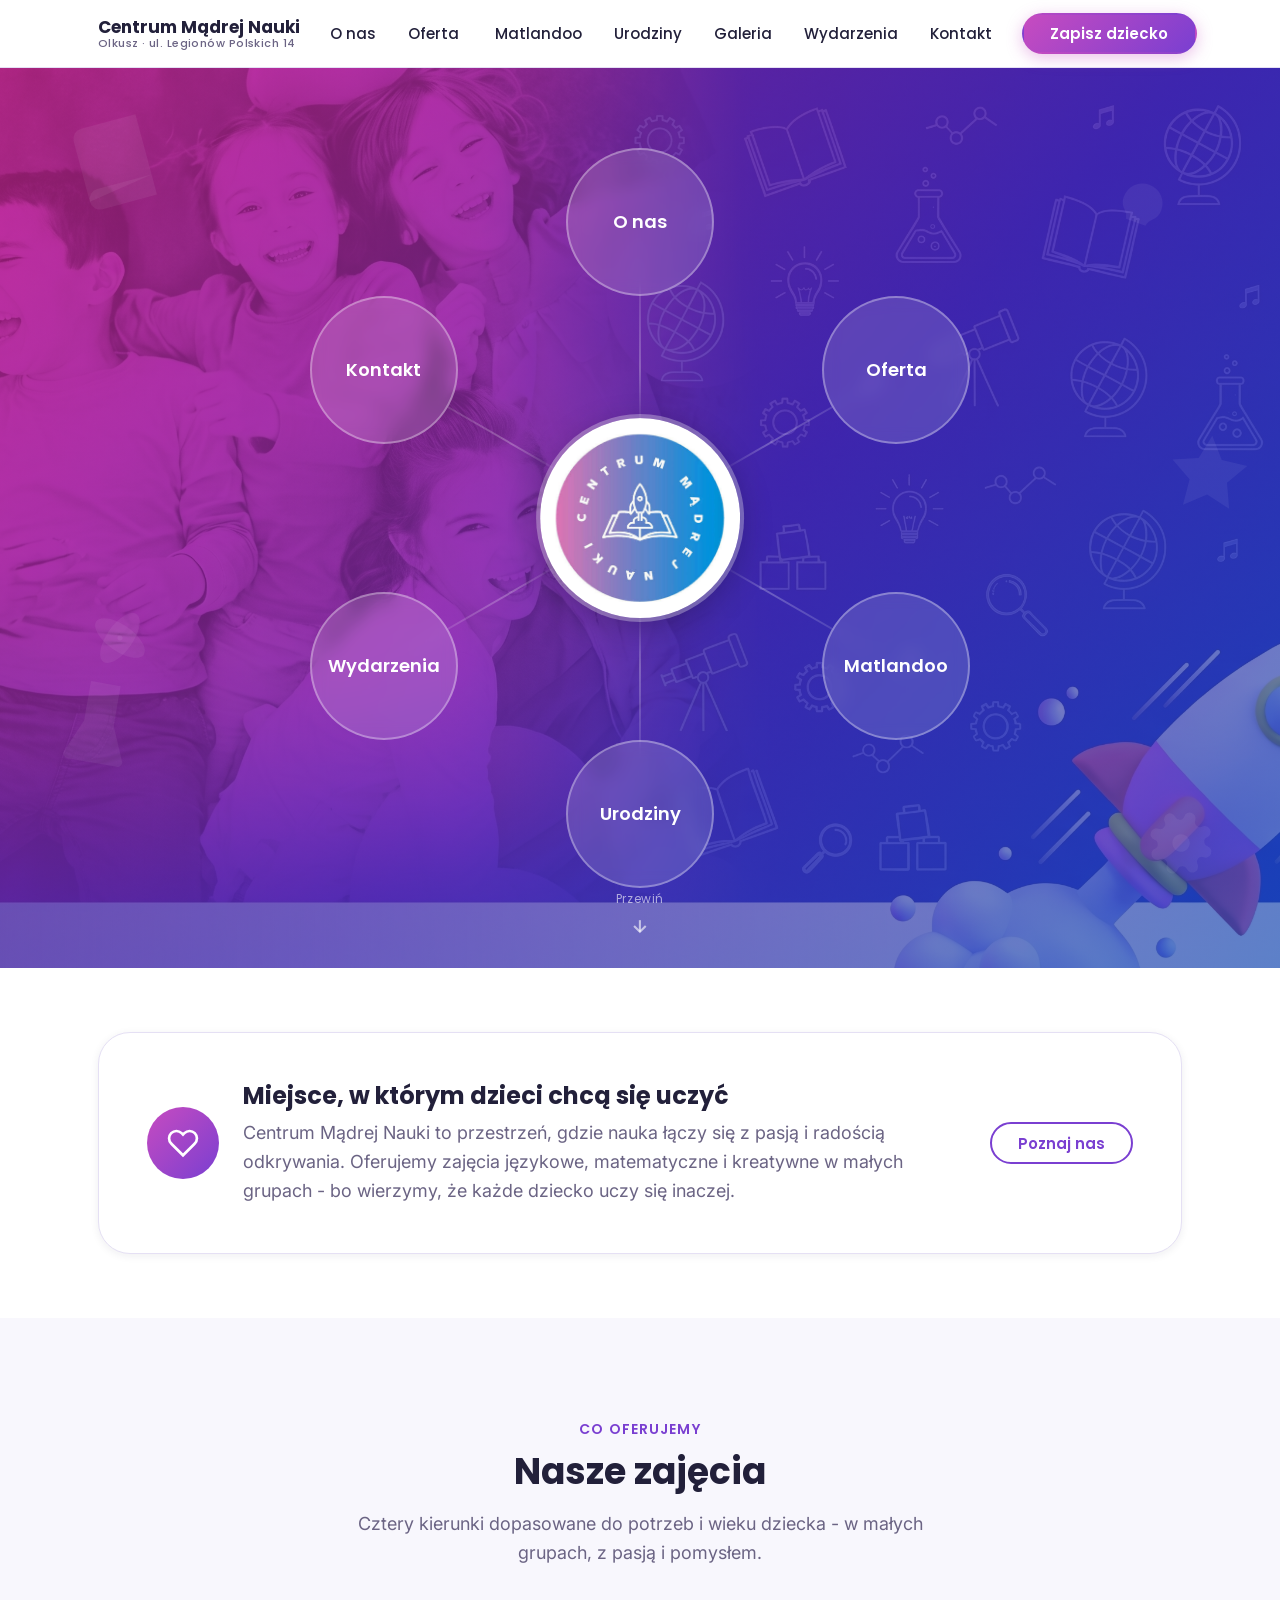
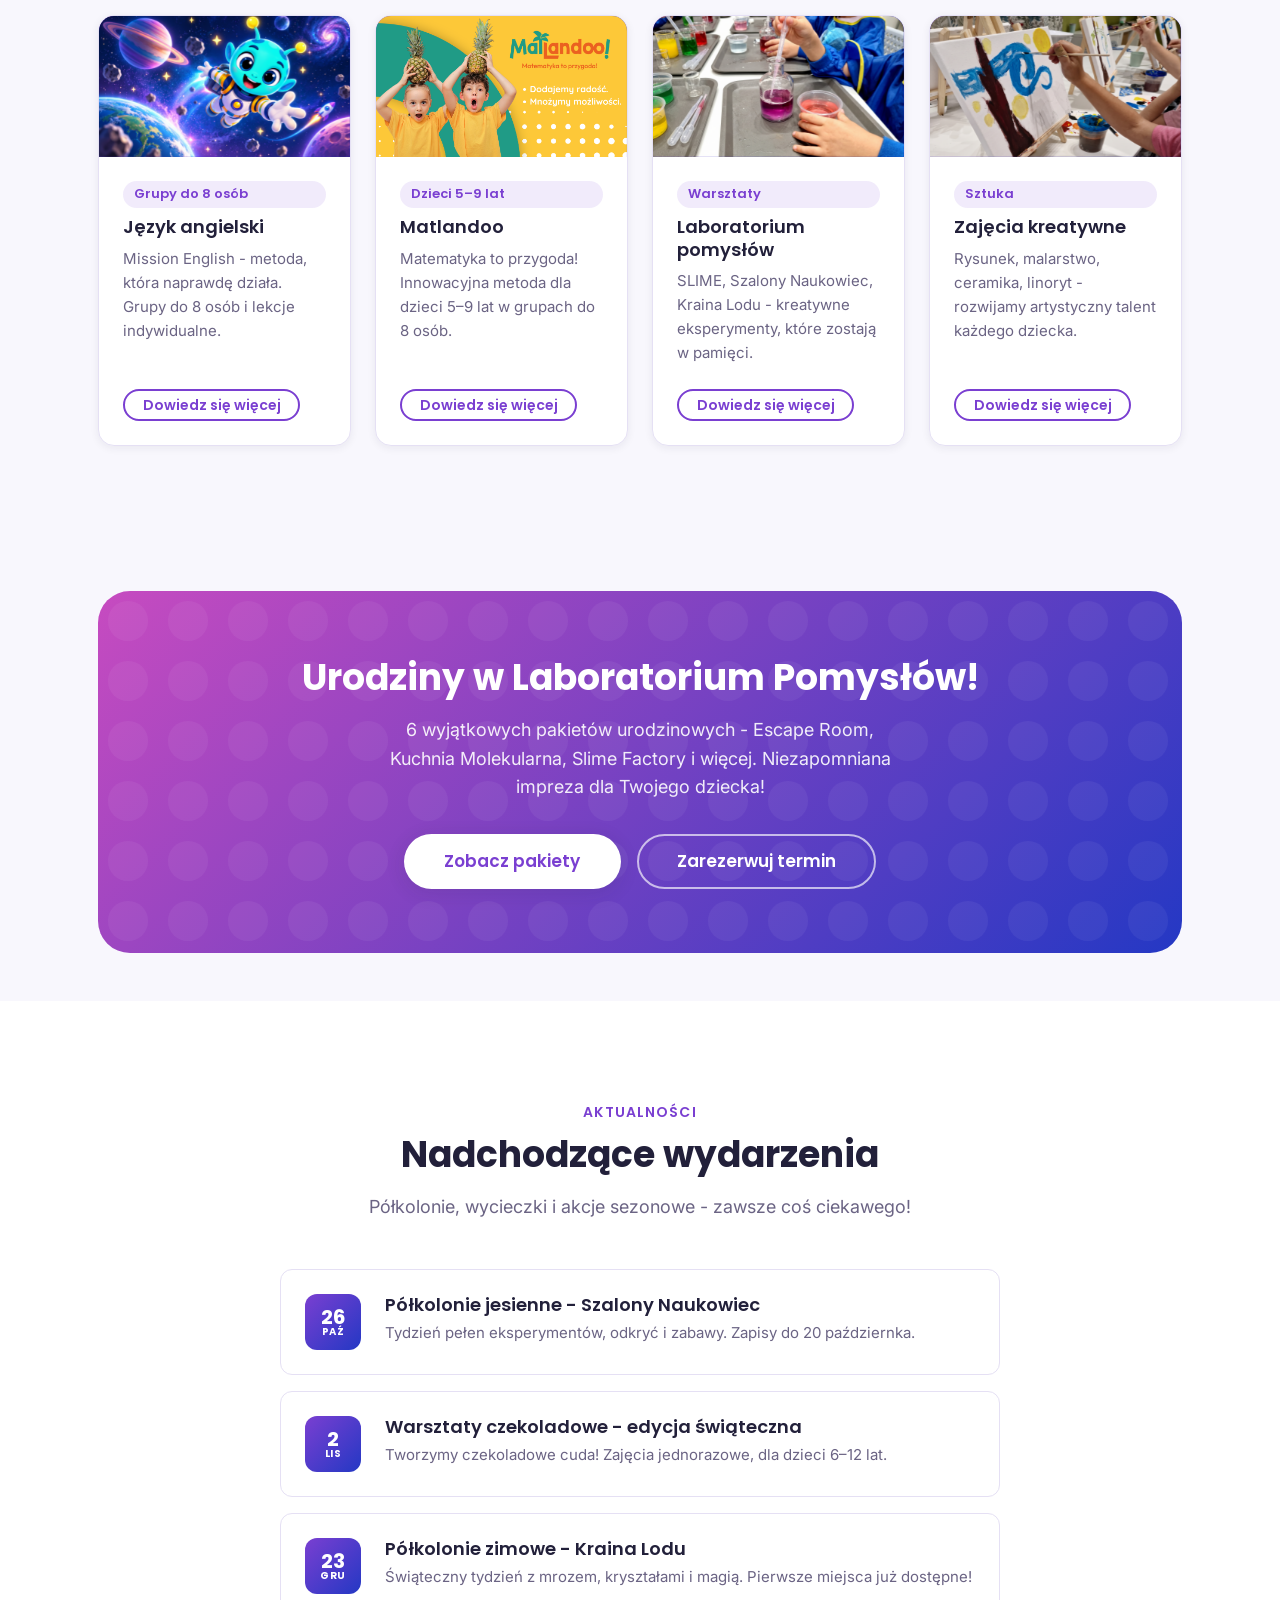
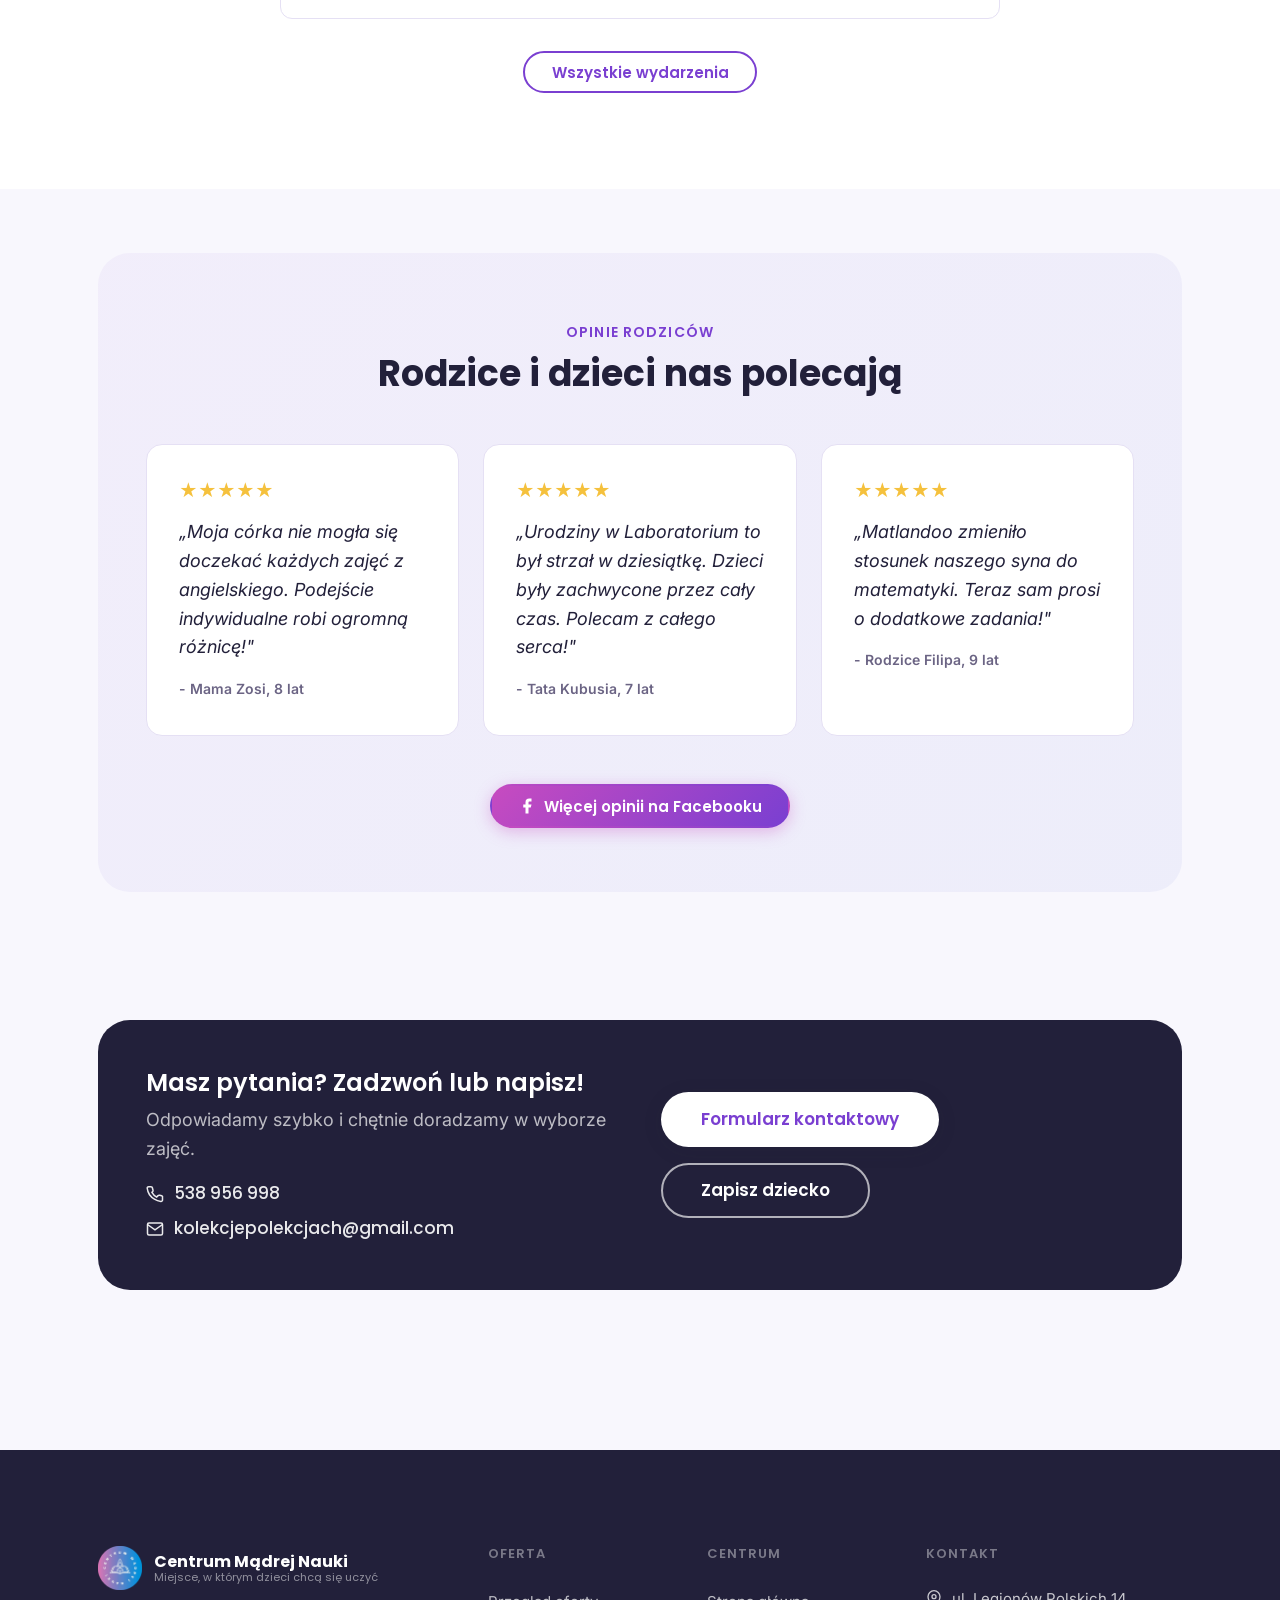
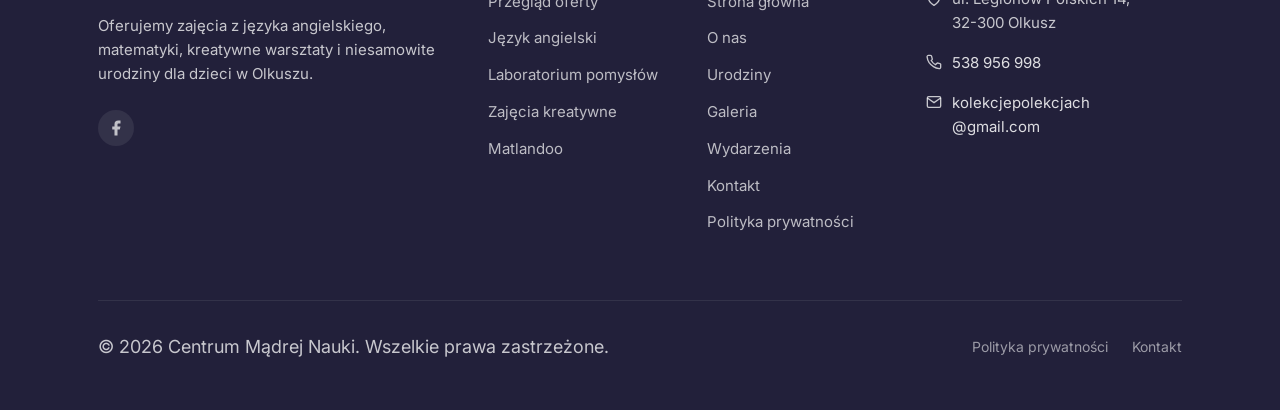
<file: index.html>
<!DOCTYPE html>
<html lang="pl">
<head>
  <meta charset="UTF-8">
  <meta name="viewport" content="width=device-width, initial-scale=1.0">
  <title>Centrum Mądrej Nauki Olkusz - Angielski, Matlandoo, Warsztaty, Urodziny</title>
  <meta name="description" content="Centrum Mądrej Nauki w Olkuszu - zajęcia z angielskiego, matematyki Matlandoo, kreatywne warsztaty i niezapomniane urodziny dla dzieci. ul. Legionów Polskich 14.">
  <link rel="canonical" href="https://centrummadrejnauki.pl/">
  <meta property="og:type"        content="website">
  <meta property="og:title"       content="Centrum Mądrej Nauki Olkusz">
  <meta property="og:description" content="Miejsce, w którym dzieci chcą się uczyć - angielski, Matlandoo, warsztaty, urodziny. Olkusz.">
  <meta property="og:image"       content="/assets/images/og-image.jpg">
  <meta property="og:url"         content="https://centrummadrejnauki.pl/">
  <meta name="twitter:card"       content="summary_large_image">
  <link rel="icon" href="/assets/images/logo.svg" type="image/svg+xml">
  <link rel="preconnect" href="https://fonts.googleapis.com">
  <link rel="preconnect" href="https://fonts.gstatic.com" crossorigin>
  <link href="https://fonts.googleapis.com/css2?family=Poppins:wght@500;600;700&family=Inter:wght@400;500&display=swap" rel="stylesheet">
  <link rel="stylesheet" href="/assets/css/style.css">
  <script type="application/ld+json">
  {
    "@context": "https://schema.org",
    "@type": "EducationalOrganization",
    "name": "Centrum Mądrej Nauki",
    "url": "https://centrummadrejnauki.pl",
    "logo": "https://centrummadrejnauki.pl/assets/images/logo.svg",
    "description": "Centrum edukacyjne dla dzieci w Olkuszu - język angielski, matematyka Matlandoo, warsztaty kreatywne, urodziny.",
    "address": {
      "@type": "PostalAddress",
      "streetAddress": "ul. Legionów Polskich 14",
      "addressLocality": "Olkusz",
      "postalCode": "32-300",
      "addressCountry": "PL"
    },
    "telephone": "+48538956998",
    "email": "kolekcjepolekcjach@gmail.com",
    "sameAs": ["https://facebook.com/centrumMadrejNauki"]
  }
  </script>
</head>
<body>
<main>

  <!-- ==================== HERO "SŁONECZKO" ==================== -->
  <section class="hero" aria-labelledby="hero-heading">
    <h1 id="hero-heading" class="visually-hidden">Centrum Mądrej Nauki - Olkusz</h1>

    <!-- Background decorative icons -->
    <div class="hero-deco" aria-hidden="true">
      <!-- Book -->
      <svg viewBox="0 0 24 24" width="100" height="100"><path d="M4 19.5A2.5 2.5 0 0 1 6.5 17H20"/><path d="M6.5 2H20v20H6.5A2.5 2.5 0 0 1 4 19.5v-15A2.5 2.5 0 0 1 6.5 2z"/></svg>
      <!-- Lightbulb -->
      <svg viewBox="0 0 24 24" width="80" height="80"><path d="M9 18h6"/><path d="M10 22h4"/><path d="M15.09 14c.18-.98.65-1.74 1.41-2.5A4.65 4.65 0 0 0 18 8 6 6 0 0 0 6 8c0 1 .23 2.23 1.5 3.5A4.61 4.61 0 0 1 8.91 14"/></svg>
      <!-- Flask -->
      <svg viewBox="0 0 24 24" width="120" height="120"><path d="M9 3h6v8l3 7a1 1 0 0 1-1 1H7a1 1 0 0 1-1-1l3-7V3z"/><line x1="6" y1="6" x2="18" y2="6"/></svg>
      <!-- Gear -->
      <svg viewBox="0 0 24 24" width="70" height="70"><circle cx="12" cy="12" r="3"/><path d="M19.4 15a1.65 1.65 0 0 0 .33 1.82l.06.06a2 2 0 0 1-2.83 2.83l-.06-.06a1.65 1.65 0 0 0-1.82-.33 1.65 1.65 0 0 0-1 1.51V21a2 2 0 0 1-4 0v-.09A1.65 1.65 0 0 0 9 19.4a1.65 1.65 0 0 0-1.82.33l-.06.06a2 2 0 0 1-2.83-2.83l.06-.06A1.65 1.65 0 0 0 4.68 15a1.65 1.65 0 0 0-1.51-1H3a2 2 0 0 1 0-4h.09A1.65 1.65 0 0 0 4.6 9a1.65 1.65 0 0 0-.33-1.82l-.06-.06a2 2 0 0 1 2.83-2.83l.06.06A1.65 1.65 0 0 0 9 4.68a1.65 1.65 0 0 0 1-1.51V3a2 2 0 0 1 4 0v.09a1.65 1.65 0 0 0 1 1.51 1.65 1.65 0 0 0 1.82-.33l.06-.06a2 2 0 0 1 2.83 2.83l-.06.06A1.65 1.65 0 0 0 19.4 9a1.65 1.65 0 0 0 1.51 1H21a2 2 0 0 1 0 4h-.09a1.65 1.65 0 0 0-1.51 1z"/></svg>
      <!-- Star -->
      <svg viewBox="0 0 24 24" width="90" height="90"><polygon points="12 2 15.09 8.26 22 9.27 17 14.14 18.18 21.02 12 17.77 5.82 21.02 7 14.14 2 9.27 8.91 8.26 12 2"/></svg>
      <!-- Atom -->
      <svg viewBox="0 0 24 24" width="60" height="60"><circle cx="12" cy="12" r="1"/><path d="M20.2 20.2c2.04-2.03.02-7.36-4.5-11.9-4.54-4.52-9.87-6.54-11.9-4.5-2.04 2.03-.02 7.36 4.5 11.9 4.54 4.52 9.87 6.54 11.9 4.5z"/><path d="M15.7 15.7c4.52-4.54 6.54-9.87 4.5-11.9-2.03-2.04-7.36-.02-11.9 4.5-4.52 4.54-6.54 9.87-4.5 11.9 2.03 2.04 7.36.02 11.9-4.5z"/></svg>
    </div>

    <!-- Solar layout -->
    <div class="hero-solar">

      <!-- Rays (desktop only) -->
      <div aria-hidden="true">
        <div class="hero-ray" style="--rot: -90deg"></div>
        <div class="hero-ray" style="--rot: -30deg"></div>
        <div class="hero-ray" style="--rot: 30deg"></div>
        <div class="hero-ray" style="--rot: 90deg"></div>
        <div class="hero-ray" style="--rot: 150deg"></div>
        <div class="hero-ray" style="--rot: 210deg"></div>
      </div>

      <!-- Center logo -->
      <a href="/" class="hero-logo" aria-label="Centrum Mądrej Nauki - Strona główna">
        <img src="/assets/images/logo-1.png" alt="Centrum Mądrej Nauki" width="150" height="150" loading="eager">
      </a>

      <!-- Bubbles - desktop: absolute radial | mobile: converted to grid by CSS -->
      <nav aria-label="Nawigacja sekcji" class="hero-bubbles-grid">
        <a href="/o-nas"      class="hero-bubble" style="--i:0" aria-label="Przejdź do: O nas">O nas</a>
        <a href="/oferta"     class="hero-bubble" style="--i:1" aria-label="Przejdź do: Oferta">Oferta</a>
        <a href="/matlandoo"  class="hero-bubble" style="--i:2" aria-label="Przejdź do: Matlandoo">Matlandoo</a>
        <a href="/urodziny"   class="hero-bubble" style="--i:3" aria-label="Przejdź do: Urodziny">Urodziny</a>
        <a href="/wydarzenia" class="hero-bubble" style="--i:4" aria-label="Przejdź do: Wydarzenia">Wyda&shy;rzenia</a>
        <a href="/kontakt"    class="hero-bubble" style="--i:5" aria-label="Przejdź do: Kontakt">Kontakt</a>
      </nav>

    </div><!-- /hero-solar -->

    <!-- Scroll hint -->
    <div class="hero-scroll" aria-hidden="true">
      <span>Przewiń</span>
      <svg width="20" height="20" viewBox="0 0 24 24" fill="none" stroke="currentColor" stroke-width="2.5"><line x1="12" y1="5" x2="12" y2="19"/><polyline points="19 12 12 19 5 12"/></svg>
    </div>
  </section>

  <!-- ==================== TEASER "O NAS" ==================== -->
  <section class="section--sm" style="background-color:var(--bg-primary)" aria-labelledby="teaser-heading">
    <div class="container">
      <div class="teaser">
        <div class="teaser-icon" aria-hidden="true">
          <svg width="32" height="32" viewBox="0 0 24 24" fill="none" stroke="white" stroke-width="2"><path d="M20.84 4.61a5.5 5.5 0 0 0-7.78 0L12 5.67l-1.06-1.06a5.5 5.5 0 0 0-7.78 7.78l1.06 1.06L12 21.23l7.78-7.78 1.06-1.06a5.5 5.5 0 0 0 0-7.78z"/></svg>
        </div>
        <div class="teaser-content">
          <h2 id="teaser-heading" class="teaser-title">Miejsce, w którym dzieci chcą się uczyć</h2>
          <p class="teaser-desc">Centrum Mądrej Nauki to przestrzeń, gdzie nauka łączy się z pasją i radością odkrywania. Oferujemy zajęcia językowe, matematyczne i kreatywne w małych grupach - bo wierzymy, że każde dziecko uczy się inaczej.</p>
        </div>
        <a href="/o-nas" class="btn btn--secondary" style="flex-shrink:0">Poznaj nas</a>
      </div>
    </div>
  </section>

  <!-- ==================== OFERTA ==================== -->
  <section class="section section-alt" id="oferta" aria-labelledby="oferta-heading">
    <div class="container">
      <div class="section__header">
        <span class="section__label">Co oferujemy</span>
        <h2 id="oferta-heading" class="section__title">Nasze zajęcia</h2>
        <p class="section__desc">Cztery kierunki dopasowane do potrzeb i wieku dziecka - w małych grupach, z pasją i pomysłem.</p>
      </div>
      <div class="grid-4">

        <a href="/oferta/angielski" class="card">
          <div class="card__media">
            <img src="/assets/images/Astronauta-small.jpg" alt="Język angielski - Centrum Mądrej Nauki" loading="lazy">
          </div>
          <div class="card__body">
            <span class="chip">Grupy do 8 osób</span>
            <h3 class="card__title">Język angielski</h3>
            <p class="card__desc">Mission English - metoda, która naprawdę działa. Grupy do 8 osób i lekcje indywidualne.</p>
            <div class="card__footer">
              <span class="btn btn--secondary btn--sm">Dowiedz się więcej</span>
            </div>
          </div>
        </a>

        <a href="/matlandoo" class="card">
          <div class="card__media">
            <img src="/assets/images/Matlandoo - tło kampania 202627.png" alt="Matlandoo - matematyka dla dzieci" loading="lazy">
          </div>
          <div class="card__body">
            <span class="chip">Dzieci 5–9 lat</span>
            <h3 class="card__title">Matlandoo</h3>
            <p class="card__desc">Matematyka to przygoda! Innowacyjna metoda dla dzieci 5–9 lat w grupach do 8 osób.</p>
            <div class="card__footer">
              <span class="btn btn--secondary btn--sm">Dowiedz się więcej</span>
            </div>
          </div>
        </a>

        <a href="/oferta/laboratorium" class="card">
          <div class="card__media">
            <img src="/assets/images/Labolatorum_Pomyslow.jpg" alt="Laboratorium pomysłów - Centrum Mądrej Nauki" loading="lazy">
          </div>
          <div class="card__body">
            <span class="chip">Warsztaty</span>
            <h3 class="card__title">Laboratorium pomysłów</h3>
            <p class="card__desc">SLIME, Szalony Naukowiec, Kraina Lodu - kreatywne eksperymenty, które zostają w pamięci.</p>
            <div class="card__footer">
              <span class="btn btn--secondary btn--sm">Dowiedz się więcej</span>
            </div>
          </div>
        </a>

        <a href="/oferta/kreatywne" class="card">
          <div class="card__media">
            <img src="/assets/images/Zajecia_Kreatywne.jpg" alt="Zajęcia kreatywne - Centrum Mądrej Nauki" loading="lazy">
          </div>
          <div class="card__body">
            <span class="chip">Sztuka</span>
            <h3 class="card__title">Zajęcia kreatywne</h3>
            <p class="card__desc">Rysunek, malarstwo, ceramika, linoryt - rozwijamy artystyczny talent każdego dziecka.</p>
            <div class="card__footer">
              <span class="btn btn--secondary btn--sm">Dowiedz się więcej</span>
            </div>
          </div>
        </a>

      </div>
    </div>
  </section>

  <!-- ==================== URODZINY BANNER ==================== -->
  <section class="section--xs" aria-labelledby="birthday-heading">
    <div class="container">
      <div class="birthday-banner">
        <h2 id="birthday-heading">Urodziny w Laboratorium Pomysłów!</h2>
        <p>6 wyjątkowych pakietów urodzinowych - Escape Room, Kuchnia Molekularna, Slime Factory i więcej. Niezapomniana impreza dla Twojego dziecka!</p>
        <div class="btn-group">
          <a href="/urodziny" class="btn btn--white btn--lg">Zobacz pakiety</a>
          <a href="/kontakt"  class="btn btn--outline-white btn--lg">Zarezerwuj termin</a>
        </div>
      </div>
    </div>
  </section>

  <!-- ==================== WYDARZENIA ==================== -->
  <section class="section" style="background-color:var(--bg-primary)" aria-labelledby="events-heading">
    <div class="container">
      <div class="section__header">
        <span class="section__label">Aktualności</span>
        <h2 id="events-heading" class="section__title">Nadchodzące wydarzenia</h2>
        <p class="section__desc">Półkolonie, wycieczki i akcje sezonowe - zawsze coś ciekawego!</p>
      </div>
      <div style="display:flex;flex-direction:column;gap:var(--sp-2);max-width:720px;margin-inline:auto">

        <div class="event-item">
          <div class="event-date" aria-label="26 października">
            <span class="day">26</span>
            <span class="month">paź</span>
          </div>
          <div class="event-info">
            <h4>Półkolonie jesienne - Szalony Naukowiec</h4>
            <p>Tydzień pełen eksperymentów, odkryć i zabawy. Zapisy do 20 październka.</p>
          </div>
        </div>

        <div class="event-item">
          <div class="event-date" aria-label="2 listopada">
            <span class="day">2</span>
            <span class="month">lis</span>
          </div>
          <div class="event-info">
            <h4>Warsztaty czekoladowe - edycja świąteczna</h4>
            <p>Tworzymy czekoladowe cuda! Zajęcia jednorazowe, dla dzieci 6–12 lat.</p>
          </div>
        </div>

        <div class="event-item">
          <div class="event-date" aria-label="23 grudnia">
            <span class="day">23</span>
            <span class="month">gru</span>
          </div>
          <div class="event-info">
            <h4>Półkolonie zimowe - Kraina Lodu</h4>
            <p>Świąteczny tydzień z mrozem, kryształami i magią. Pierwsze miejsca już dostępne!</p>
          </div>
        </div>

      </div>
      <div style="text-align:center;margin-top:var(--sp-4)">
        <a href="/wydarzenia" class="btn btn--secondary">Wszystkie wydarzenia</a>
      </div>
    </div>
  </section>

  <!-- ==================== ZAUFANIE ==================== -->
  <section class="section--sm" aria-labelledby="trust-heading">
    <div class="container">
      <div class="trust-section">
        <div class="section__header">
          <span class="section__label">Opinie rodziców</span>
          <h2 id="trust-heading" class="section__title">Rodzice i dzieci nas polecają</h2>
        </div>
        <div class="grid-3" style="margin-bottom:var(--sp-6)">
          <div class="review-card">
            <div class="stars" aria-label="5 gwiazdek">★★★★★</div>
            <blockquote>„Moja córka nie mogła się doczekać każdych zajęć z angielskiego. Podejście indywidualne robi ogromną różnicę!"</blockquote>
            <cite>- Mama Zosi, 8 lat</cite>
          </div>
          <div class="review-card">
            <div class="stars" aria-label="5 gwiazdek">★★★★★</div>
            <blockquote>„Urodziny w Laboratorium to był strzał w dziesiątkę. Dzieci były zachwycone przez cały czas. Polecam z całego serca!"</blockquote>
            <cite>- Tata Kubusia, 7 lat</cite>
          </div>
          <div class="review-card">
            <div class="stars" aria-label="5 gwiazdek">★★★★★</div>
            <blockquote>„Matlandoo zmieniło stosunek naszego syna do matematyki. Teraz sam prosi o dodatkowe zadania!"</blockquote>
            <cite>- Rodzice Filipa, 9 lat</cite>
          </div>
        </div>
        <div style="text-align:center">
          <a href="https://facebook.com/centrumMadrejNauki" target="_blank" rel="noopener noreferrer" class="btn btn--primary">
            <svg width="18" height="18" viewBox="0 0 24 24" fill="currentColor" aria-hidden="true"><path d="M18 2h-3a5 5 0 0 0-5 5v3H7v4h3v8h4v-8h3l1-4h-4V7a1 1 0 0 1 1-1h3z"/></svg>
            Więcej opinii na Facebooku
          </a>
        </div>
      </div>
    </div>
  </section>

  <!-- ==================== KONTAKT / CTA KOŃCOWE ==================== -->
  <section class="section--sm" aria-labelledby="cta-heading">
    <div class="container">
      <div class="contact-strip">
        <div>
          <h3 id="cta-heading">Masz pytania? Zadzwoń lub napisz!</h3>
          <p>Odpowiadamy szybko i chętnie doradzamy w wyborze zajęć.</p>
          <div class="contact-info-list" style="margin-top:var(--sp-2)">
            <a href="tel:+48538956998">
              <svg width="18" height="18" viewBox="0 0 24 24" fill="none" stroke="currentColor" stroke-width="2" aria-hidden="true"><path d="M22 16.92v3a2 2 0 0 1-2.18 2 19.79 19.79 0 0 1-8.63-3.07A19.5 19.5 0 0 1 4.69 13a19.79 19.79 0 0 1-3.07-8.67A2 2 0 0 1 3.6 2.18h3a2 2 0 0 1 2 1.72c.127.96.361 1.903.7 2.81a2 2 0 0 1-.45 2.11L7.91 9.74a16 16 0 0 0 6.29 6.29l1.88-1.88a2 2 0 0 1 2.11-.45c.907.339 1.85.573 2.81.7A2 2 0 0 1 22 16.92z"/></svg>
              538 956 998
            </a>
            <a href="mailto:kolekcjepolekcjach@gmail.com">
              <svg width="18" height="18" viewBox="0 0 24 24" fill="none" stroke="currentColor" stroke-width="2" aria-hidden="true"><path d="M4 4h16c1.1 0 2 .9 2 2v12c0 1.1-.9 2-2 2H4c-1.1 0-2-.9-2-2V6c0-1.1.9-2 2-2z"/><polyline points="22,6 12,13 2,6"/></svg>
              kolekcjepolekcjach@gmail.com
            </a>
          </div>
        </div>
        <div style="display:flex;gap:var(--sp-2);flex-wrap:wrap">
          <a href="/kontakt" class="btn btn--white btn--lg">Formularz kontaktowy</a>
          <a href="/kontakt#formularz-zapisu" class="btn btn--outline-white btn--lg">Zapisz dziecko</a>
        </div>
      </div>
    </div>
  </section>

</main>

<script src="/assets/js/layout.js"></script>
</body>
</html>
</file>
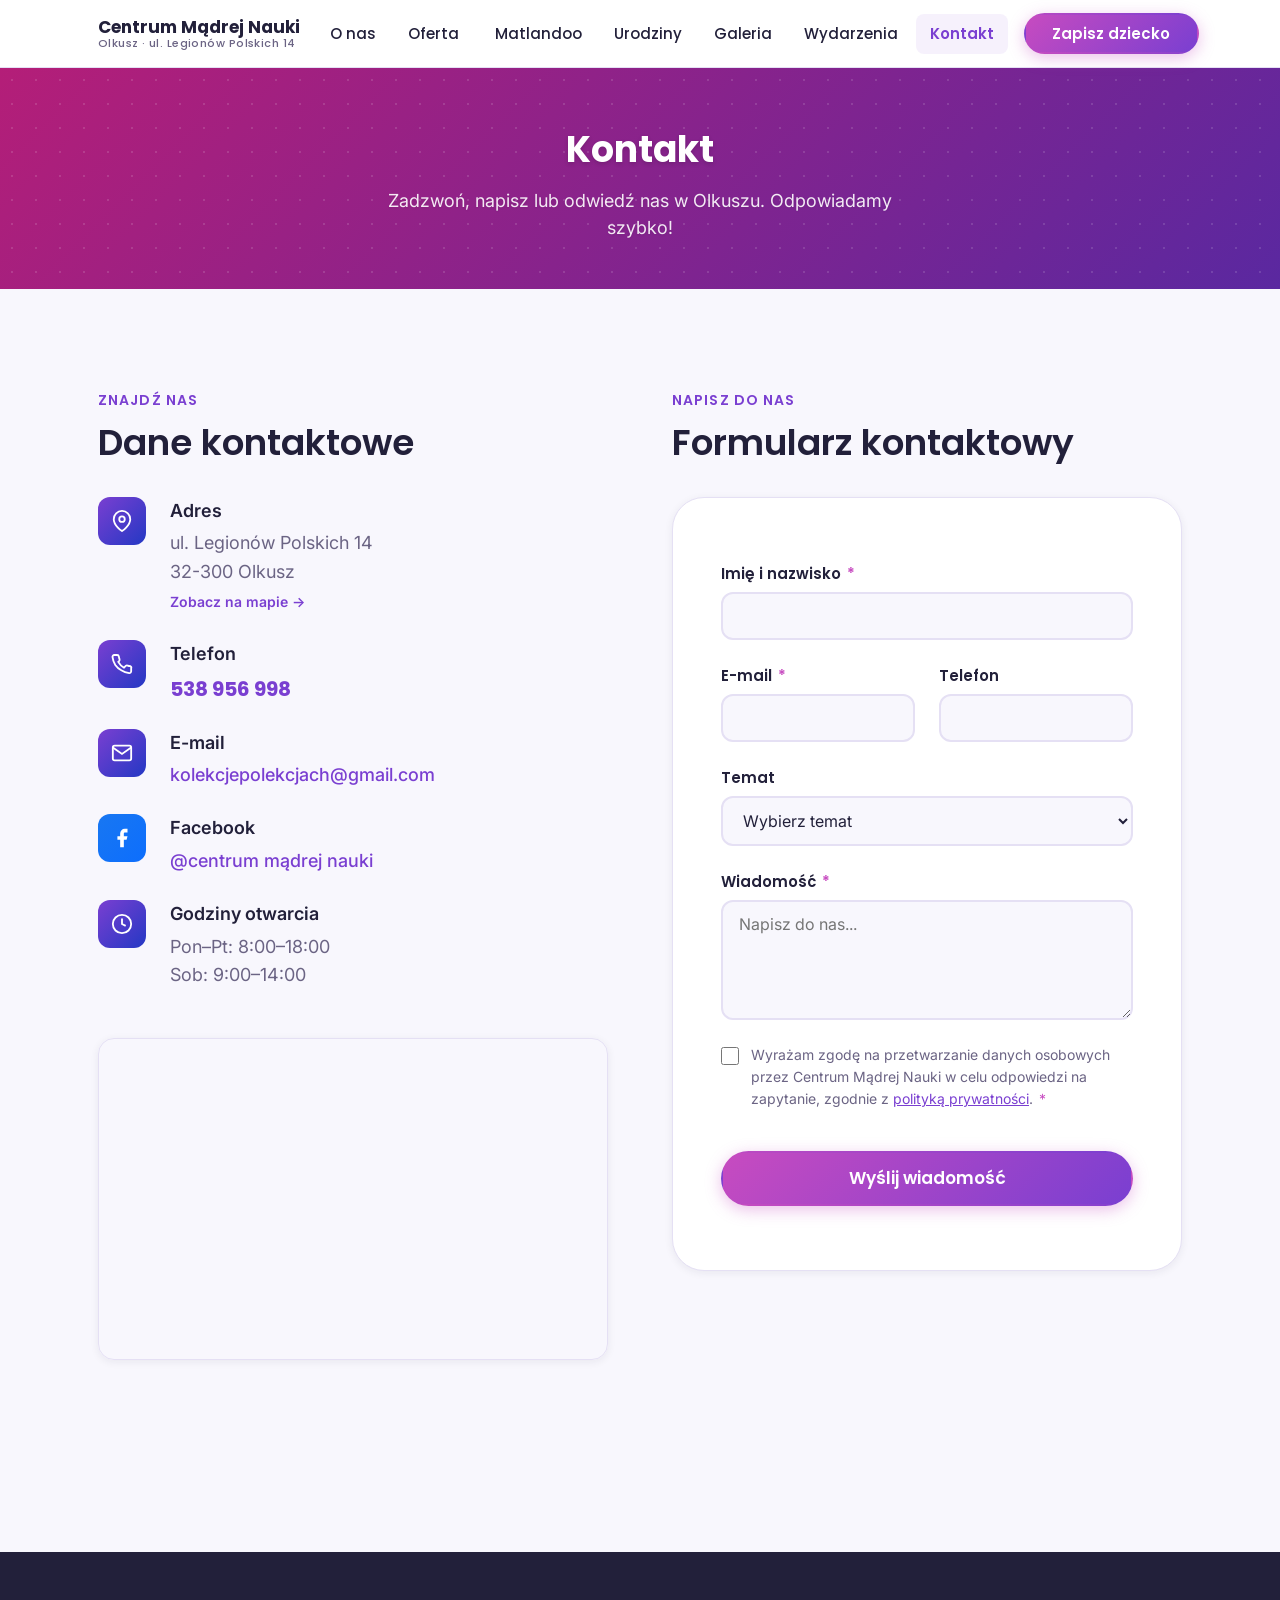
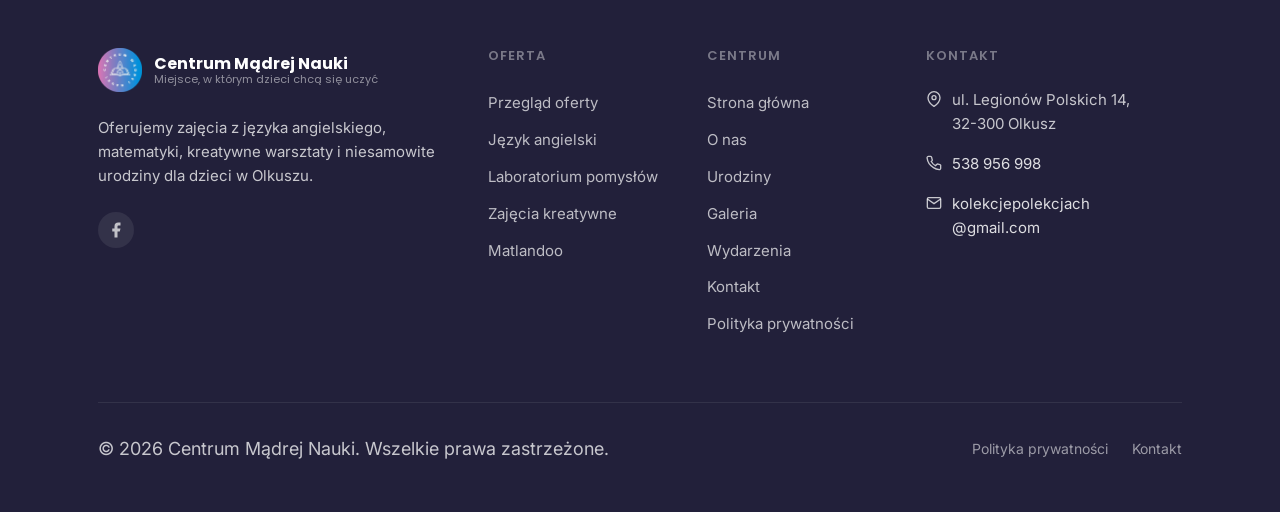
<file: kontakt/index.html>
<!DOCTYPE html>
<html lang="pl">
<head>
  <meta charset="UTF-8">
  <meta name="viewport" content="width=device-width, initial-scale=1.0">
  <title>Kontakt - Centrum Mądrej Nauki Olkusz</title>
  <meta name="description" content="Kontakt z Centrum Mądrej Nauki w Olkuszu. Adres: ul. Legionów Polskich 14. Tel: 538 956 998. Formularz kontaktowy.">
  <link rel="canonical" href="https://centrummadrejnauki.pl/kontakt">
  <link rel="icon" href="/assets/images/logo.svg" type="image/svg+xml">
  <link rel="preconnect" href="https://fonts.googleapis.com">
  <link rel="preconnect" href="https://fonts.gstatic.com" crossorigin>
  <link href="https://fonts.googleapis.com/css2?family=Poppins:wght@500;600;700&family=Inter:wght@400;500&display=swap" rel="stylesheet">
  <link rel="stylesheet" href="/assets/css/style.css">
</head>
<body>
<main>

  <section class="page-hero page-hero--cobalt">
    <div class="container">
      <h1>Kontakt</h1>
      <p>Zadzwoń, napisz lub odwiedź nas w Olkuszu. Odpowiadamy szybko!</p>
    </div>
  </section>

  <section class="section" aria-labelledby="kontakt-heading">
    <div class="container">
      <h2 id="kontakt-heading" class="visually-hidden">Dane kontaktowe i formularz</h2>
      <div class="grid-2" style="gap:var(--sp-8);align-items:start">

        <!-- Dane kontaktowe -->
        <div>
          <span class="section__label">Znajdź nas</span>
          <h3 style="font-size:var(--fs-h2);margin-bottom:var(--sp-4)">Dane kontaktowe</h3>

          <div style="display:flex;flex-direction:column;gap:var(--sp-3);margin-bottom:var(--sp-6)">

            <div style="display:flex;gap:var(--sp-3);align-items:flex-start">
              <div style="width:48px;height:48px;border-radius:var(--r-md);background:linear-gradient(135deg,var(--c-violet),var(--c-cobalt));display:flex;align-items:center;justify-content:center;flex-shrink:0">
                <svg width="22" height="22" viewBox="0 0 24 24" fill="none" stroke="white" stroke-width="2" aria-hidden="true"><path d="M21 10c0 7-9 13-9 13s-9-6-9-13a9 9 0 0 1 18 0z"/><circle cx="12" cy="10" r="3"/></svg>
              </div>
              <div>
                <strong style="display:block;margin-bottom:.25rem">Adres</strong>
                <address style="font-style:normal;color:var(--c-muted)">
                  ul. Legionów Polskich 14<br>
                  32-300 Olkusz
                </address>
                <a href="https://maps.google.com/?q=Centrum+Mądrej+Nauki,+ul.+Legionów+Polskich+14,+32-300+Olkusz" target="_blank" rel="noopener noreferrer" style="font-size:.875rem;color:var(--c-violet);font-weight:600;display:inline-block;margin-top:.25rem">
                  Zobacz na mapie →
                </a>
              </div>
            </div>

            <div style="display:flex;gap:var(--sp-3);align-items:flex-start">
              <div style="width:48px;height:48px;border-radius:var(--r-md);background:linear-gradient(135deg,var(--c-violet),var(--c-cobalt));display:flex;align-items:center;justify-content:center;flex-shrink:0">
                <svg width="22" height="22" viewBox="0 0 24 24" fill="none" stroke="white" stroke-width="2" aria-hidden="true"><path d="M22 16.92v3a2 2 0 0 1-2.18 2 19.79 19.79 0 0 1-8.63-3.07A19.5 19.5 0 0 1 4.69 13a19.79 19.79 0 0 1-3.07-8.67A2 2 0 0 1 3.6 2.18h3a2 2 0 0 1 2 1.72c.127.96.361 1.903.7 2.81a2 2 0 0 1-.45 2.11L7.91 9.74a16 16 0 0 0 6.29 6.29l1.88-1.88a2 2 0 0 1 2.11-.45c.907.339 1.85.573 2.81.7A2 2 0 0 1 22 16.92z"/></svg>
              </div>
              <div>
                <strong style="display:block;margin-bottom:.25rem">Telefon</strong>
                <a href="tel:+48538956998" style="color:var(--c-violet);font-size:1.25rem;font-family:var(--font-heading);font-weight:700">538 956 998</a>
              </div>
            </div>

            <div style="display:flex;gap:var(--sp-3);align-items:flex-start">
              <div style="width:48px;height:48px;border-radius:var(--r-md);background:linear-gradient(135deg,var(--c-violet),var(--c-cobalt));display:flex;align-items:center;justify-content:center;flex-shrink:0">
                <svg width="22" height="22" viewBox="0 0 24 24" fill="none" stroke="white" stroke-width="2" aria-hidden="true"><path d="M4 4h16c1.1 0 2 .9 2 2v12c0 1.1-.9 2-2 2H4c-1.1 0-2-.9-2-2V6c0-1.1.9-2 2-2z"/><polyline points="22,6 12,13 2,6"/></svg>
              </div>
              <div>
                <strong style="display:block;margin-bottom:.25rem">E-mail</strong>
                <a href="mailto:kolekcjepolekcjach@gmail.com" style="color:var(--c-violet);font-weight:500;word-break:break-word">kolekcjepolekcjach@gmail.com</a>
              </div>
            </div>

            <div style="display:flex;gap:var(--sp-3);align-items:flex-start">
              <div style="width:48px;height:48px;border-radius:var(--r-md);background:linear-gradient(135deg,#1877F2,#0D6EFD);display:flex;align-items:center;justify-content:center;flex-shrink:0">
                <svg width="22" height="22" viewBox="0 0 24 24" fill="white" aria-hidden="true"><path d="M18 2h-3a5 5 0 0 0-5 5v3H7v4h3v8h4v-8h3l1-4h-4V7a1 1 0 0 1 1-1h3z"/></svg>
              </div>
              <div>
                <strong style="display:block;margin-bottom:.25rem">Facebook</strong>
                <a href="https://facebook.com/centrumMadrejNauki" target="_blank" rel="noopener noreferrer" style="color:var(--c-violet);font-weight:500">@centrum mądrej nauki</a>
              </div>
            </div>

            <div style="display:flex;gap:var(--sp-3);align-items:flex-start">
              <div style="width:48px;height:48px;border-radius:var(--r-md);background:linear-gradient(135deg,var(--c-violet),var(--c-cobalt));display:flex;align-items:center;justify-content:center;flex-shrink:0">
                <svg width="22" height="22" viewBox="0 0 24 24" fill="none" stroke="white" stroke-width="2" aria-hidden="true"><circle cx="12" cy="12" r="10"/><polyline points="12 6 12 12 16 14"/></svg>
              </div>
              <div>
                <strong style="display:block;margin-bottom:.25rem">Godziny otwarcia</strong>
                <p style="color:var(--c-muted)">Pon–Pt: 8:00–18:00<br>Sob: 9:00–14:00</p>
              </div>
            </div>
          </div>

          <!-- Mapa -->
          <div class="map-embed">
            <iframe
              src="https://www.google.com/maps/embed?pb=!1m18!1m12!1m3!1d2520.2!2d19.568!3d50.277!2m3!1f0!2f0!3f0!3m2!1i1024!2i768!4f13.1!3m3!1m2!1s0x4716d!2sLegi%C3%B3n%C3%B3w+Polskich+14%2C+Olkusz!5e0!3m2!1spl!2spl!4v1"
              allowfullscreen
              loading="lazy"
              referrerpolicy="no-referrer-when-downgrade"
              title="Mapa: Centrum Mądrej Nauki, ul. Legionów Polskich 14, Olkusz"
              aria-label="Mapa Google z lokalizacją Centrum Mądrej Nauki w Olkuszu"
            ></iframe>
          </div>
        </div>

        <!-- Formularz kontaktowy -->
        <div id="formularz-zapisu">
          <span class="section__label">Napisz do nas</span>
          <h3 style="font-size:var(--fs-h2);margin-bottom:var(--sp-4)">Formularz kontaktowy</h3>
          <div data-form-wrap>
            <form name="kontakt" method="POST" data-form="true" class="form-section" novalidate>
              <input type="hidden" name="form-name" value="kontakt">
              <p class="honeypot"><label>Nie wypełniaj: <input name="bot-field"></label></p>

              <div class="form-group">
                <label for="k-imie">Imię i nazwisko <span class="req" aria-hidden="true">*</span></label>
                <input type="text" id="k-imie" name="imie" required minlength="2" autocomplete="name">
                <span class="field-error" role="alert"></span>
              </div>
              <div class="form-row">
                <div class="form-group">
                  <label for="k-email2">E-mail <span class="req" aria-hidden="true">*</span></label>
                  <input type="email" id="k-email2" name="email" required autocomplete="email">
                  <span class="field-error" role="alert"></span>
                </div>
                <div class="form-group">
                  <label for="k-tel2">Telefon</label>
                  <input type="tel" id="k-tel2" name="telefon" autocomplete="tel">
                  <span class="field-error" role="alert"></span>
                </div>
              </div>
              <div class="form-group">
                <label for="k-temat">Temat</label>
                <select id="k-temat" name="temat">
                  <option value="">Wybierz temat</option>
                  <option>Zapis na zajęcia</option>
                  <option>Rezerwacja urodzin</option>
                  <option>Pytanie o ofertę</option>
                  <option>Pytanie o wydarzenie</option>
                  <option>Inne</option>
                </select>
              </div>
              <div class="form-group">
                <label for="k-msg2">Wiadomość <span class="req" aria-hidden="true">*</span></label>
                <textarea id="k-msg2" name="wiadomosc" required minlength="10" placeholder="Napisz do nas..."></textarea>
                <span class="field-error" role="alert"></span>
              </div>
              <div class="form-checkbox">
                <input type="checkbox" id="k-gdpr2" name="gdpr" required>
                <label for="k-gdpr2">Wyrażam zgodę na przetwarzanie danych osobowych przez Centrum Mądrej Nauki w celu odpowiedzi na zapytanie, zgodnie z <a href="/polityka-prywatnosci">polityką prywatności</a>. <span class="req" aria-hidden="true">*</span></label>
              </div>
              <span class="field-error" role="alert"></span>
              <button type="submit" class="btn btn--primary btn--lg" style="width:100%;justify-content:center;margin-top:var(--sp-2)">Wyślij wiadomość</button>
            </form>
            <div class="form-success" role="alert">
              <svg width="48" height="48" viewBox="0 0 24 24" fill="none" stroke="currentColor" stroke-width="2"><circle cx="12" cy="12" r="10"/><polyline points="9 12 11 14 15 10"/></svg>
              <h3>Wiadomość wysłana!</h3>
              <p>Odpiszemy najszybciej jak to możliwe. W pilnych sprawach: <a href="tel:+48538956998" style="color:var(--c-violet)">538 956 998</a></p>
            </div>
          </div>
        </div>

      </div>
    </div>
  </section>

</main>
<script src="/assets/js/layout.js"></script>
<script src="/assets/js/forms.js"></script>
</body>
</html>
</file>
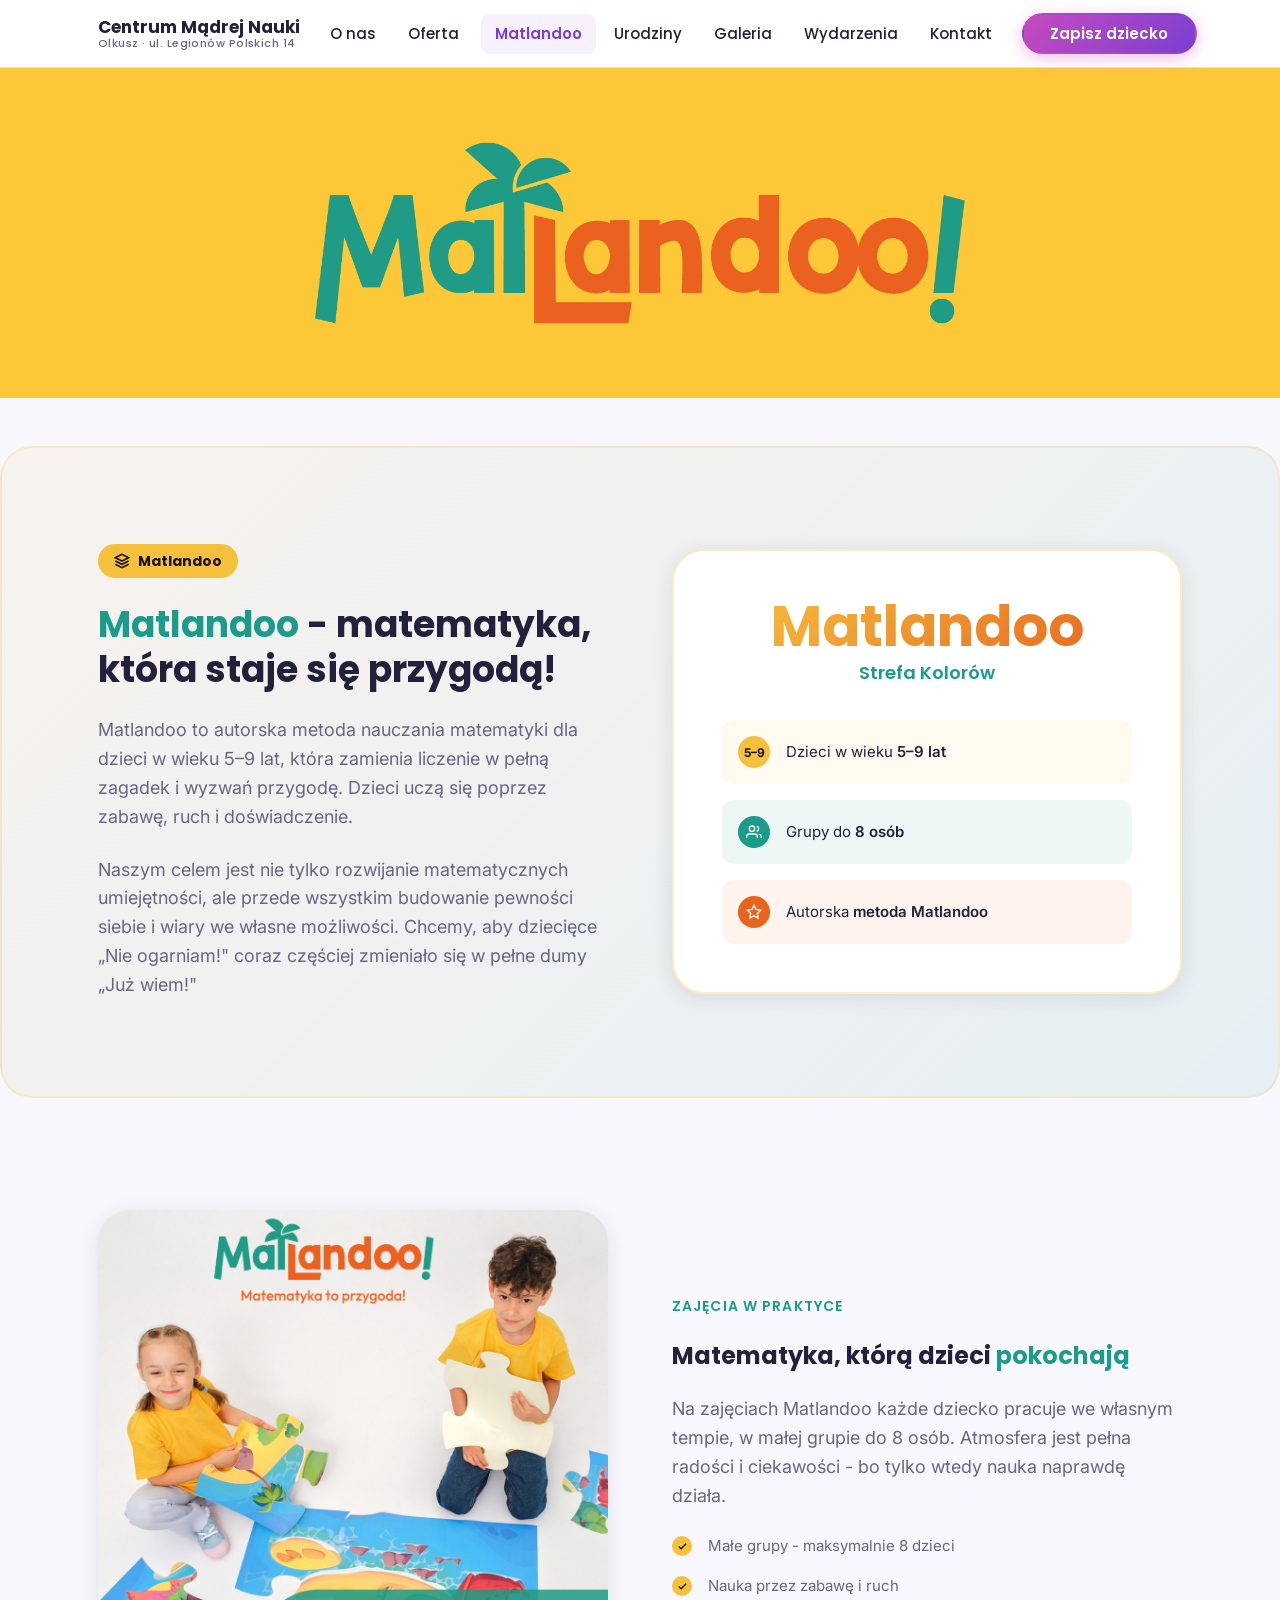
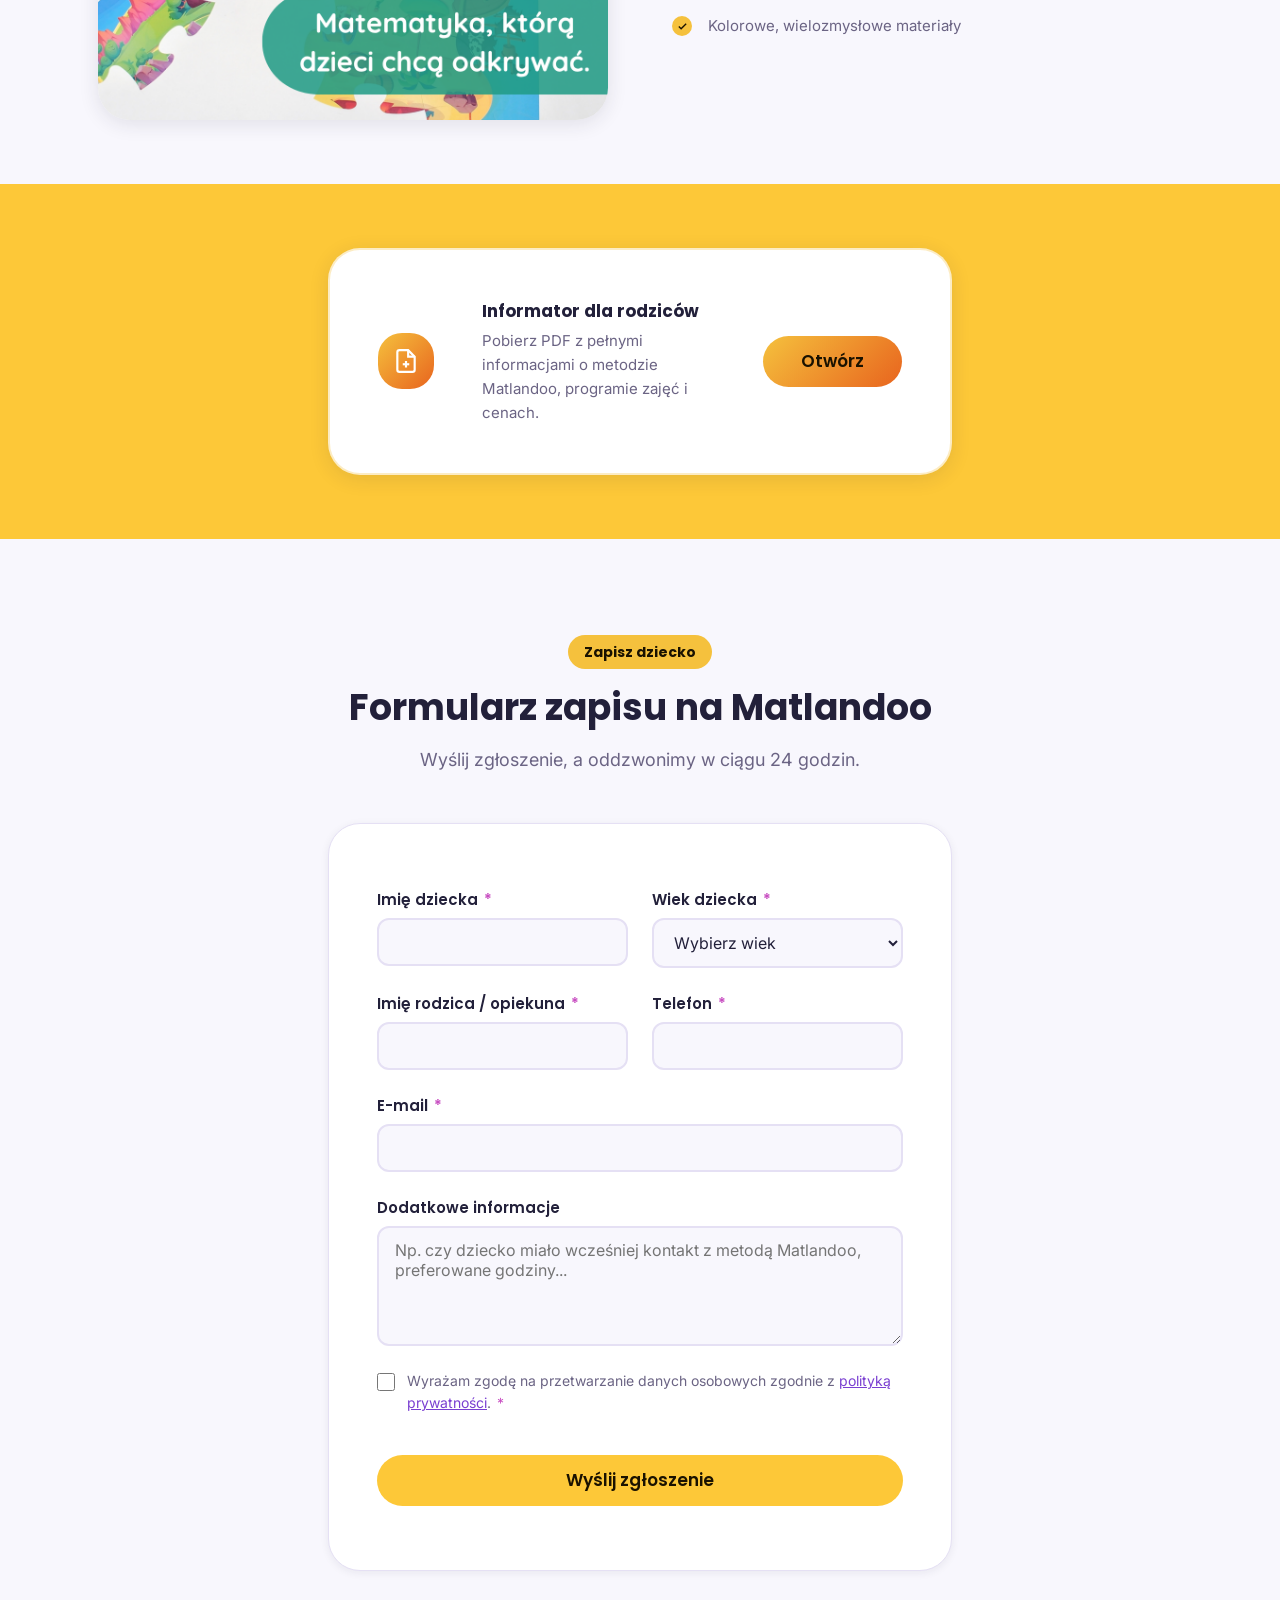
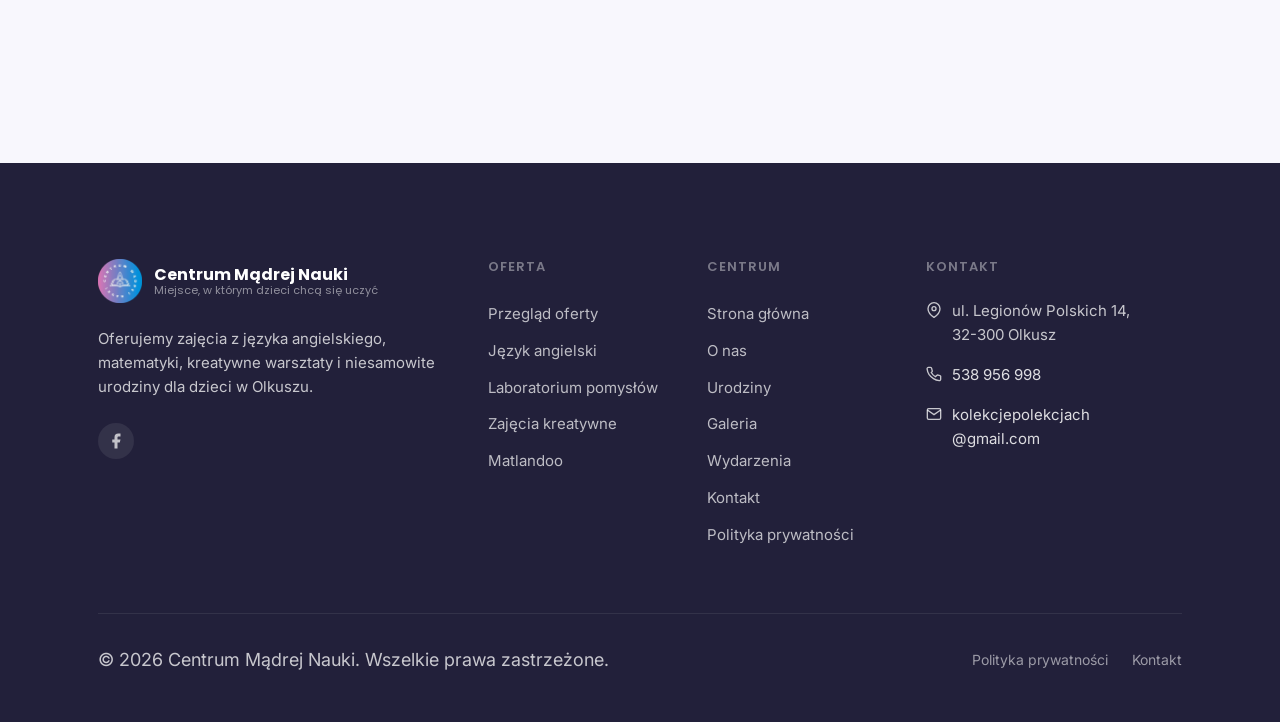
<file: matlandoo/index.html>
<!DOCTYPE html>
<html lang="pl">
<head>
  <meta charset="UTF-8">
  <meta name="viewport" content="width=device-width, initial-scale=1.0">
  <title>Matlandoo - Matematyka dla dzieci 5–9 lat | Centrum Mądrej Nauki Olkusz</title>
  <meta name="description" content="Matlandoo - innowacyjna metoda nauczania matematyki dla dzieci 5–9 lat. Grupy do 8 osób. Centrum Mądrej Nauki, Olkusz.">
  <link rel="canonical" href="https://centrummadrejnauki.pl/matlandoo">
  <link rel="icon" href="/assets/images/logo.svg" type="image/svg+xml">
  <link rel="preconnect" href="https://fonts.googleapis.com">
  <link rel="preconnect" href="https://fonts.gstatic.com" crossorigin>
  <link href="https://fonts.googleapis.com/css2?family=Poppins:wght@500;600;700&family=Inter:wght@400;500&display=swap" rel="stylesheet">
  <link rel="stylesheet" href="/assets/css/style.css">
</head>
<body>
<main>

  <section class="page-hero page-hero--mat">
    <div class="container">
      <h1 class="visually-hidden">Matlandoo</h1>
    </div>
  </section>

  <!-- Hero Matlandoo strefa -->
  <section class="section mat-zone" style="margin:var(--sp-6) 0" aria-labelledby="mat-heading">
    <div class="container">
      <div class="grid-2" style="gap:var(--sp-8);align-items:center">
        <div>
          <div style="margin-bottom:var(--sp-3)">
            <span class="mat-badge">
              <svg width="16" height="16" viewBox="0 0 24 24" fill="none" stroke="currentColor" stroke-width="2.5" aria-hidden="true"><polygon points="12 2 2 7 12 12 22 7 12 2"/><polyline points="2 17 12 22 22 17"/><polyline points="2 12 12 17 22 12"/></svg>
              Matlandoo
            </span>
          </div>
          <h2 id="mat-heading" style="margin-bottom:var(--sp-3)">
            <span class="mat-accent">Matlandoo</span> - matematyka, która staje się przygodą!
          </h2>
          <p style="margin-bottom:var(--sp-3);color:var(--c-muted)">Matlandoo to autorska metoda nauczania matematyki dla dzieci w wieku 5–9 lat, która zamienia liczenie w pełną zagadek i wyzwań przygodę. Dzieci uczą się poprzez zabawę, ruch i doświadczenie.</p>
          <p style="color:var(--c-muted)">Naszym celem jest nie tylko rozwijanie matematycznych umiejętności, ale przede wszystkim budowanie pewności siebie i wiary we własne możliwości. Chcemy, aby dziecięce „Nie ogarniam!" coraz częściej zmieniało się w pełne dumy „Już wiem!"</p>
        </div>
        <div>
          <div style="background:white;border-radius:var(--r-2xl);padding:var(--sp-6);box-shadow:var(--shadow-md);border:2px solid rgba(245,193,61,.3)">
            <div style="text-align:center;margin-bottom:var(--sp-4)">
              <div style="font-size:3.5rem;font-family:var(--font-heading);font-weight:700;background:linear-gradient(135deg,var(--c-mat-yellow),var(--c-mat-orange));-webkit-background-clip:text;-webkit-text-fill-color:transparent;background-clip:text;line-height:1">Matlandoo</div>
              <div style="font-family:var(--font-heading);font-weight:600;color:var(--c-mat-teal);margin-top:.25rem">Strefa Kolorów</div>
            </div>
            <div style="display:flex;flex-direction:column;gap:var(--sp-2)">
              <div style="display:flex;align-items:center;gap:var(--sp-2);padding:var(--sp-2);background:rgba(245,193,61,.08);border-radius:var(--r-md)">
                <div style="width:32px;height:32px;border-radius:50%;background:var(--c-mat-yellow);display:flex;align-items:center;justify-content:center;font-weight:700;font-size:.75rem;color:#1A1200;flex-shrink:0">5–9</div>
                <span style="font-size:.9375rem">Dzieci w wieku <strong>5–9 lat</strong></span>
              </div>
              <div style="display:flex;align-items:center;gap:var(--sp-2);padding:var(--sp-2);background:rgba(27,155,138,.08);border-radius:var(--r-md)">
                <div style="width:32px;height:32px;border-radius:50%;background:var(--c-mat-teal);display:flex;align-items:center;justify-content:center;flex-shrink:0">
                  <svg width="16" height="16" viewBox="0 0 24 24" fill="none" stroke="white" stroke-width="2"><path d="M17 21v-2a4 4 0 0 0-4-4H5a4 4 0 0 0-4 4v2"/><circle cx="9" cy="7" r="4"/><path d="M23 21v-2a4 4 0 0 0-3-3.87"/><path d="M16 3.13a4 4 0 0 1 0 7.75"/></svg>
                </div>
                <span style="font-size:.9375rem">Grupy do <strong>8 osób</strong></span>
              </div>
              <div style="display:flex;align-items:center;gap:var(--sp-2);padding:var(--sp-2);background:rgba(232,100,30,.08);border-radius:var(--r-md)">
                <div style="width:32px;height:32px;border-radius:50%;background:var(--c-mat-orange);display:flex;align-items:center;justify-content:center;flex-shrink:0">
                  <svg width="16" height="16" viewBox="0 0 24 24" fill="none" stroke="white" stroke-width="2"><polygon points="12 2 15.09 8.26 22 9.27 17 14.14 18.18 21.02 12 17.77 5.82 21.02 7 14.14 2 9.27 8.91 8.26 12 2"/></svg>
                </div>
                <span style="font-size:.9375rem">Autorska <strong>metoda Matlandoo</strong></span>
              </div>
            </div>
          </div>
        </div>
      </div>
    </div>
  </section>

  <!-- Jak działa metoda – zakomentowane, można przywrócić
  <section class="section--sm" style="background:var(--c-surface)" aria-labelledby="metoda-mat-heading">
    <div class="container">
      <div class="section__header">
        <span class="section__label" style="color:var(--c-mat-teal)">Metoda</span>
        <h2 id="metoda-mat-heading" class="section__title">Jak działa Matlandoo?</h2>
        <p class="section__desc">Dzieci uczą się poprzez działanie, eksperymentowanie i odkrywanie - nie przez wkuwanie.</p>
      </div>
      <div class="grid-3">
        <div style="padding:var(--sp-4);text-align:center">
          <div style="width:60px;height:60px;border-radius:50%;background:linear-gradient(135deg,var(--c-mat-yellow),var(--c-mat-orange));display:flex;align-items:center;justify-content:center;margin:0 auto var(--sp-3)">
            <span style="font-size:1.5rem">🎲</span>
          </div>
          <h3 style="font-size:1rem;margin-bottom:.5rem;color:var(--c-mat-orange)">Nauka przez grę</h3>
          <p style="font-size:.9375rem;color:var(--c-muted)">Matematyczne gry planszowe, karty i aktywności, które angażują i motywują do działania.</p>
        </div>
        <div style="padding:var(--sp-4);text-align:center">
          <div style="width:60px;height:60px;border-radius:50%;background:linear-gradient(135deg,var(--c-mat-teal),#0D7A6A);display:flex;align-items:center;justify-content:center;margin:0 auto var(--sp-3)">
            <span style="font-size:1.5rem">🎨</span>
          </div>
          <h3 style="font-size:1rem;margin-bottom:.5rem;color:var(--c-mat-teal)">Kolorowe materiały</h3>
          <p style="font-size:.9375rem;color:var(--c-muted)">Specjalne pomoce dydaktyczne Matlandoo - kolorowe, dotykowe, wielozmysłowe.</p>
        </div>
        <div style="padding:var(--sp-4);text-align:center">
          <div style="width:60px;height:60px;border-radius:50%;background:linear-gradient(135deg,#F5C13D,var(--c-mat-teal));display:flex;align-items:center;justify-content:center;margin:0 auto var(--sp-3)">
            <span style="font-size:1.5rem">💡</span>
          </div>
          <h3 style="font-size:1rem;margin-bottom:.5rem;color:var(--c-violet)">Odkrywanie reguł</h3>
          <p style="font-size:.9375rem;color:var(--c-muted)">Dzieci samodzielnie odkrywają prawa matematyczne - co buduje trwałe zrozumienie.</p>
        </div>
      </div>
    </div>
  </section>
  -->

  <!-- Zdjęcie z zajęć -->
  <section class="section--sm" aria-labelledby="zajecia-heading">
    <div class="container">
      <div class="grid-2" style="gap:var(--sp-8);align-items:center">
        <div>
          <img src="/assets/images/5.png" alt="Dzieci podczas zajęć Matlandoo" style="width:100%;border-radius:var(--r-2xl);box-shadow:var(--shadow-md);display:block">
        </div>
        <div>
          <span class="section__label" style="color:var(--c-mat-teal)">Zajęcia w praktyce</span>
          <h2 id="zajecia-heading" style="margin:var(--sp-2) 0 var(--sp-3);font-size:1.5rem">Matematyka, którą dzieci <span class="mat-accent">pokochają</span></h2>
          <p style="color:var(--c-muted);margin-bottom:var(--sp-3)">Na zajęciach Matlandoo każde dziecko pracuje we własnym tempie, w małej grupie do 8 osób. Atmosfera jest pełna radości i ciekawości - bo tylko wtedy nauka naprawdę działa.</p>
          <ul style="list-style:none;padding:0;display:flex;flex-direction:column;gap:var(--sp-2)">
            <li style="display:flex;align-items:center;gap:var(--sp-2);color:var(--c-muted);font-size:.9375rem">
              <span style="width:20px;height:20px;border-radius:50%;background:var(--c-mat-yellow);display:flex;align-items:center;justify-content:center;flex-shrink:0">
                <svg width="11" height="11" viewBox="0 0 24 24" fill="none" stroke="#1A1200" stroke-width="3"><polyline points="20 6 9 17 4 12"/></svg>
              </span>
              Małe grupy - maksymalnie 8 dzieci
            </li>
            <li style="display:flex;align-items:center;gap:var(--sp-2);color:var(--c-muted);font-size:.9375rem">
              <span style="width:20px;height:20px;border-radius:50%;background:var(--c-mat-yellow);display:flex;align-items:center;justify-content:center;flex-shrink:0">
                <svg width="11" height="11" viewBox="0 0 24 24" fill="none" stroke="#1A1200" stroke-width="3"><polyline points="20 6 9 17 4 12"/></svg>
              </span>
              Nauka przez zabawę i ruch
            </li>
            <li style="display:flex;align-items:center;gap:var(--sp-2);color:var(--c-muted);font-size:.9375rem">
              <span style="width:20px;height:20px;border-radius:50%;background:var(--c-mat-yellow);display:flex;align-items:center;justify-content:center;flex-shrink:0">
                <svg width="11" height="11" viewBox="0 0 24 24" fill="none" stroke="#1A1200" stroke-width="3"><polyline points="20 6 9 17 4 12"/></svg>
              </span>
              Kolorowe, wielozmysłowe materiały
            </li>
          </ul>
        </div>
      </div>
    </div>
  </section>

  <!-- Informator PDF -->
  <section class="section--sm" aria-label="Informator dla rodziców" style="background:#FDC838">
    <div class="container" style="max-width:720px">
      <div class="mat-pdf-box" style="display:flex;align-items:center;gap:var(--sp-6);background:white;border-radius:var(--r-2xl);padding:var(--sp-6);box-shadow:var(--shadow-md);border:2px solid rgba(245,193,61,.3)">
        <div style="width:56px;height:56px;border-radius:var(--r-xl);background:linear-gradient(135deg,var(--c-mat-yellow),var(--c-mat-orange));display:flex;align-items:center;justify-content:center;flex-shrink:0">
          <svg width="26" height="26" viewBox="0 0 24 24" fill="none" stroke="white" stroke-width="2" aria-hidden="true"><path d="M14 2H6a2 2 0 0 0-2 2v16a2 2 0 0 0 2 2h12a2 2 0 0 0 2-2V8z"/><polyline points="14 2 14 8 20 8"/><line x1="12" y1="18" x2="12" y2="12"/><line x1="9" y1="15" x2="15" y2="15"/></svg>
        </div>
        <div style="flex:1;min-width:0">
          <div style="font-family:var(--font-heading);font-weight:700;font-size:1.0625rem;margin-bottom:.25rem">Informator dla rodziców</div>
          <p style="font-size:.9375rem;color:var(--c-muted);margin:0">Pobierz PDF z pełnymi informacjami o metodzie Matlandoo, programie zajęć i cenach.</p>
        </div>
        <a href="/assets/pdf/matlando-druk-informator-dla-rodzicow-matlandoo.pdf" target="_blank" rel="noopener" class="btn btn--lg" style="flex-shrink:0;background:linear-gradient(135deg,var(--c-mat-yellow),var(--c-mat-orange));color:#1A1200;border:none;white-space:nowrap">
          Otwórz
        </a>
      </div>
    </div>
  </section>

  <!-- Formularz zapisu -->
  <section class="section" id="formularz-zapisu" aria-labelledby="mat-form-heading">
    <div class="container" style="max-width:720px">
      <div class="section__header">
        <span class="mat-badge" style="margin-bottom:var(--sp-2)">Zapisz dziecko</span>
        <h2 id="mat-form-heading" class="section__title">Formularz zapisu na Matlandoo</h2>
        <p class="section__desc">Wyślij zgłoszenie, a oddzwonimy w ciągu 24 godzin.</p>
      </div>
      <div data-form-wrap>
        <form name="zapis-matlandoo" method="POST" data-form="true" class="form-section" novalidate>
          <input type="hidden" name="form-name" value="zapis-matlandoo">
          <p class="honeypot"><label>Nie wypełniaj: <input name="bot-field"></label></p>

          <div class="form-row">
            <div class="form-group">
              <label for="m-dziecko">Imię dziecka <span class="req" aria-hidden="true">*</span></label>
              <input type="text" id="m-dziecko" name="imie-dziecka" required>
              <span class="field-error" role="alert"></span>
            </div>
            <div class="form-group">
              <label for="m-wiek">Wiek dziecka <span class="req" aria-hidden="true">*</span></label>
              <select id="m-wiek" name="wiek" required>
                <option value="">Wybierz wiek</option>
                <option>5 lat</option><option>6 lat</option><option>7 lat</option><option>8 lat</option><option>9 lat</option>
              </select>
              <span class="field-error" role="alert"></span>
            </div>
          </div>
          <div class="form-row">
            <div class="form-group">
              <label for="m-rodzic">Imię rodzica / opiekuna <span class="req" aria-hidden="true">*</span></label>
              <input type="text" id="m-rodzic" name="imie-rodzica" required autocomplete="name">
              <span class="field-error" role="alert"></span>
            </div>
            <div class="form-group">
              <label for="m-tel">Telefon <span class="req" aria-hidden="true">*</span></label>
              <input type="tel" id="m-tel" name="telefon" required autocomplete="tel">
              <span class="field-error" role="alert"></span>
            </div>
          </div>
          <div class="form-group">
            <label for="m-email">E-mail <span class="req" aria-hidden="true">*</span></label>
            <input type="email" id="m-email" name="email" required autocomplete="email">
            <span class="field-error" role="alert"></span>
          </div>
          <div class="form-group">
            <label for="m-msg">Dodatkowe informacje</label>
            <textarea id="m-msg" name="wiadomosc" placeholder="Np. czy dziecko miało wcześniej kontakt z metodą Matlandoo, preferowane godziny..."></textarea>
          </div>
          <div class="form-checkbox">
            <input type="checkbox" id="m-gdpr" name="gdpr" required>
            <label for="m-gdpr">Wyrażam zgodę na przetwarzanie danych osobowych zgodnie z <a href="/polityka-prywatnosci">polityką prywatności</a>. <span class="req" aria-hidden="true">*</span></label>
          </div>
          <span class="field-error" role="alert"></span>
          <button type="submit" class="btn btn--lg" style="width:100%;justify-content:center;margin-top:var(--sp-2);background:#FDC838;color:#1A1200;border:none">Wyślij zgłoszenie</button>
        </form>
        <div class="form-success" role="alert">
          <svg width="48" height="48" viewBox="0 0 24 24" fill="none" stroke="var(--c-mat-teal)" stroke-width="2"><circle cx="12" cy="12" r="10"/><polyline points="9 12 11 14 15 10"/></svg>
          <h3>Zgłoszenie wysłane!</h3>
          <p>Skontaktujemy się wkrótce. Tel: <a href="tel:+48538956998" style="color:var(--c-mat-teal)">538 956 998</a></p>
        </div>
      </div>
    </div>
  </section>

</main>
<script src="/assets/js/layout.js"></script>
<script src="/assets/js/forms.js"></script>
</body>
</html>
</file>
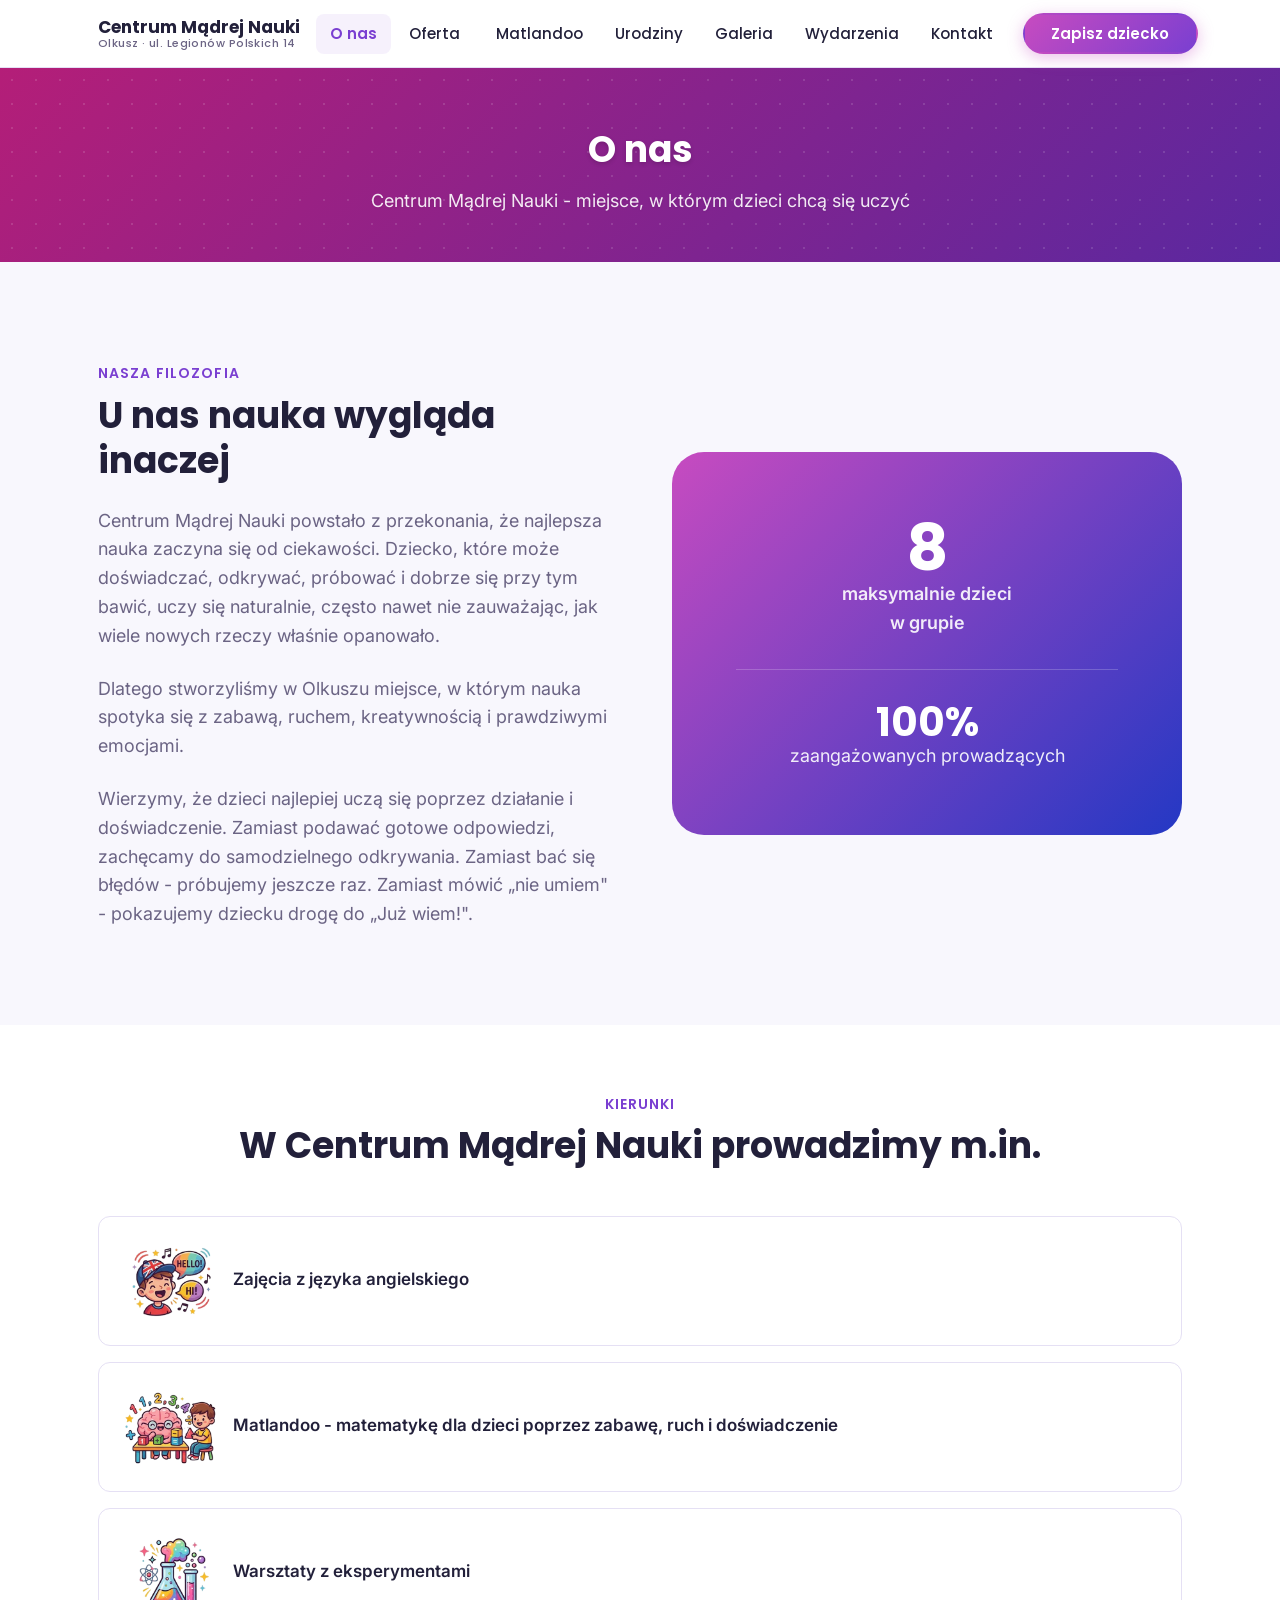
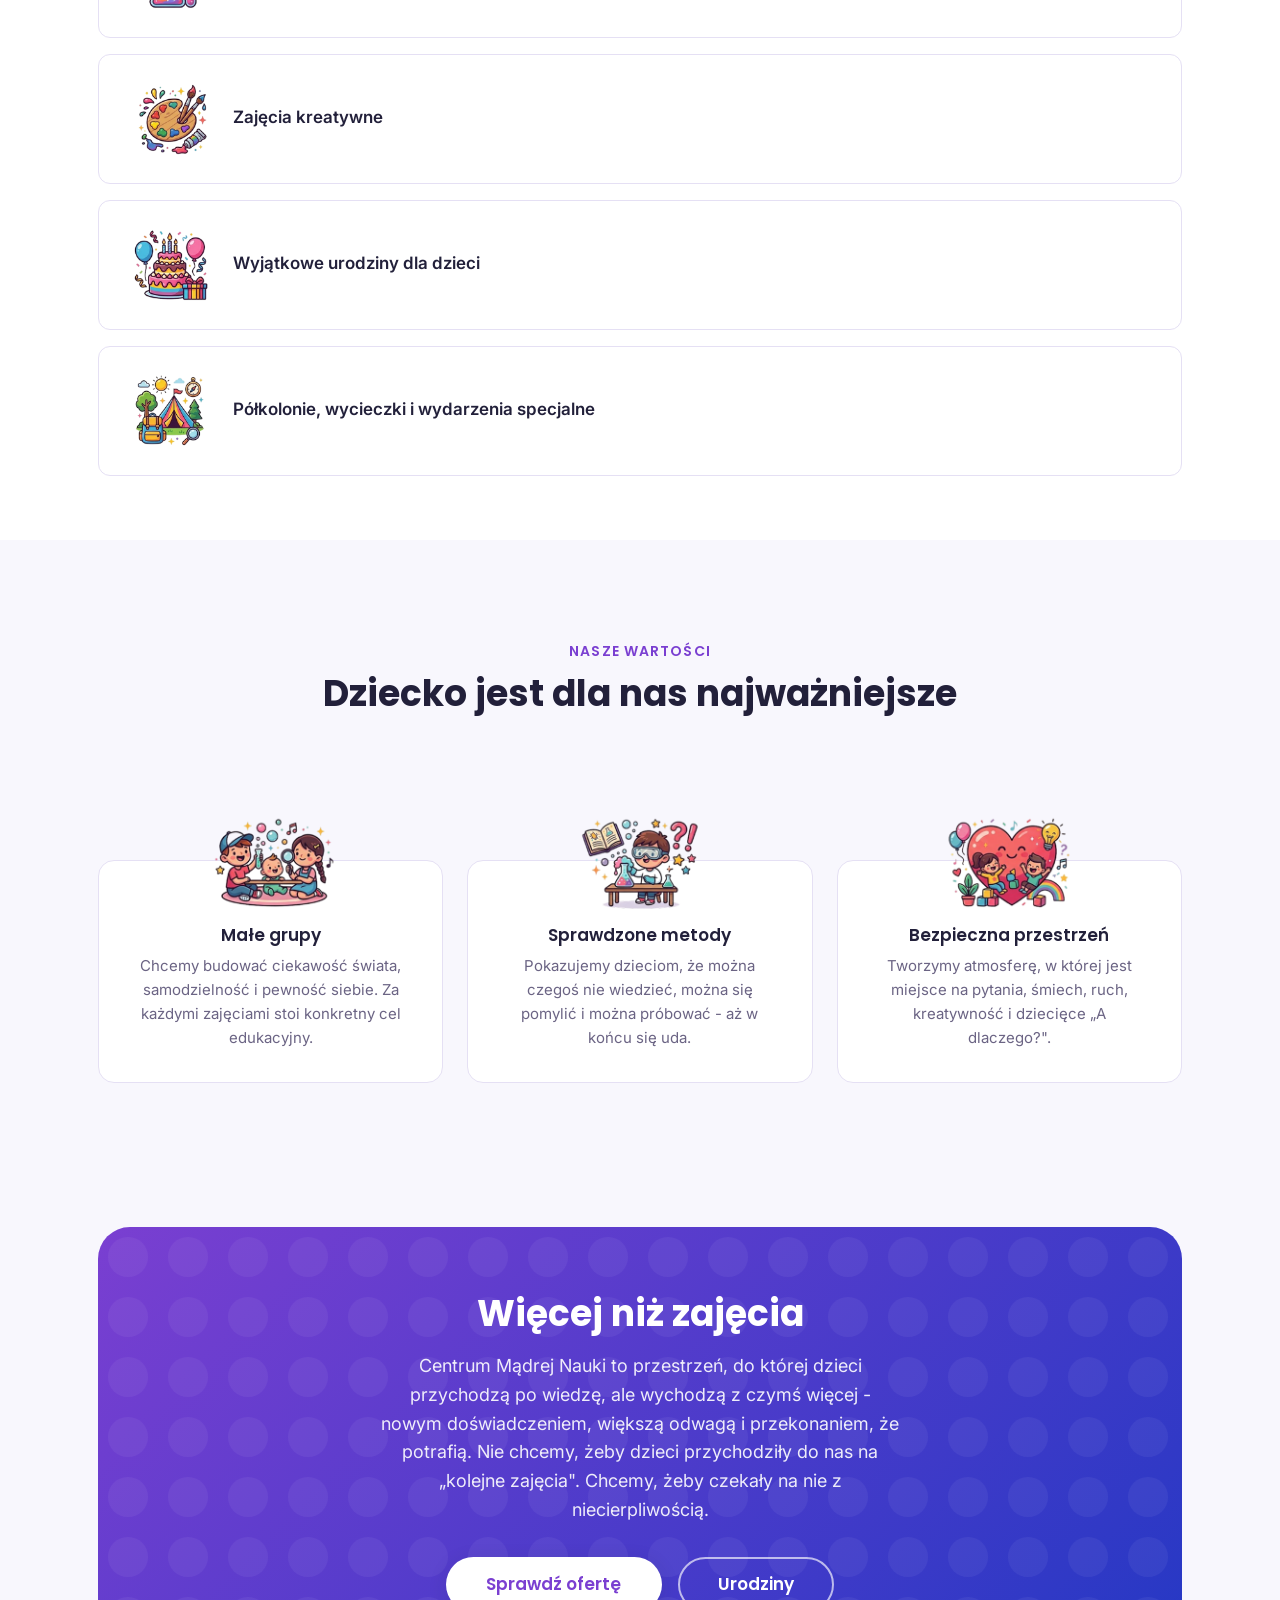
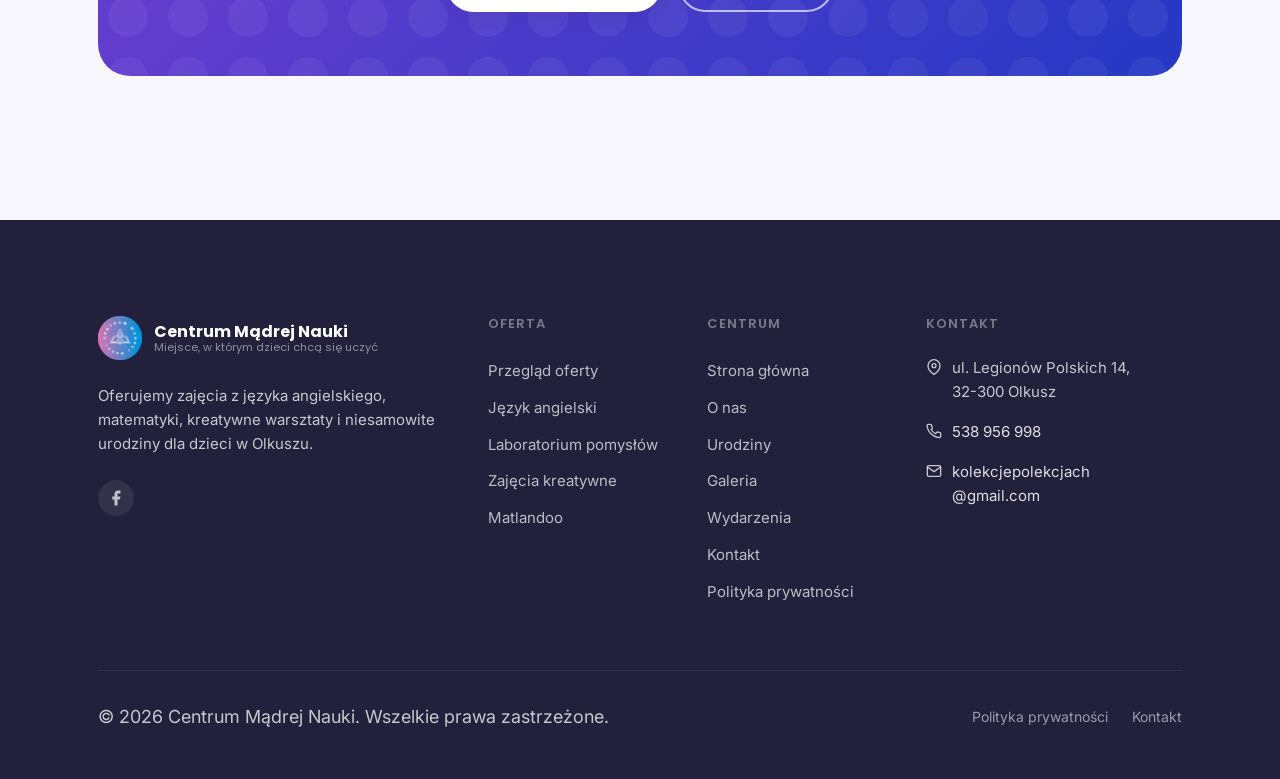
<file: o-nas/index.html>
<!DOCTYPE html>
<html lang="pl">
<head>
  <meta charset="UTF-8">
  <meta name="viewport" content="width=device-width, initial-scale=1.0">
  <title>O nas - Centrum Mądrej Nauki Olkusz</title>
  <meta name="description" content="Poznaj Centrum Mądrej Nauki - filozofię, wartości i pasję, która napędza naszą pracę z dziećmi w Olkuszu.">
  <link rel="canonical" href="https://centrummadrejnauki.pl/o-nas">
  <meta property="og:title"       content="O nas - Centrum Mądrej Nauki">
  <meta property="og:description" content="Miejsce, w którym dzieci chcą się uczyć. Poznaj naszą historię i wartości.">
  <link rel="icon" href="/assets/images/logo.svg" type="image/svg+xml">
  <link rel="preconnect" href="https://fonts.googleapis.com">
  <link rel="preconnect" href="https://fonts.gstatic.com" crossorigin>
  <link href="https://fonts.googleapis.com/css2?family=Poppins:wght@500;600;700&family=Inter:wght@400;500&display=swap" rel="stylesheet">
  <link rel="stylesheet" href="/assets/css/style.css">
  <script type="application/ld+json">
  {"@context":"https://schema.org","@type":"EducationalOrganization","name":"Centrum Mądrej Nauki","address":{"@type":"PostalAddress","streetAddress":"ul. Legionów Polskich 14","addressLocality":"Olkusz","postalCode":"32-300","addressCountry":"PL"},"telephone":"+48538956998","email":"kolekcjepolekcjach@gmail.com"}
  </script>
</head>
<body>
<main>

  <section class="page-hero page-hero--o-nas">
    <div class="container">
      <h1>O nas</h1>
      <p>Centrum Mądrej Nauki - miejsce, w którym dzieci chcą się uczyć</p>
    </div>
  </section>

  <!-- Filozofia -->
  <section class="section section-alt" aria-labelledby="filozofia-heading">
    <div class="container">
      <div style="display:grid;gap:var(--sp-8);align-items:center" class="grid-2">
        <div>
          <span class="section__label">Nasza filozofia</span>
          <h2 id="filozofia-heading" style="margin-bottom:var(--sp-3)">U nas nauka wygląda inaczej</h2>
          <p style="margin-bottom:var(--sp-3);color:var(--c-muted)">Centrum Mądrej Nauki powstało z przekonania, że najlepsza nauka zaczyna się od ciekawości. Dziecko, które może doświadczać, odkrywać, próbować i dobrze się przy tym bawić, uczy się naturalnie, często nawet nie zauważając, jak wiele nowych rzeczy właśnie opanowało.</p>
          <p style="margin-bottom:var(--sp-3);color:var(--c-muted)">Dlatego stworzyliśmy w Olkuszu miejsce, w którym nauka spotyka się z zabawą, ruchem, kreatywnością i prawdziwymi emocjami.</p>
          <p style="color:var(--c-muted)">Wierzymy, że dzieci najlepiej uczą się poprzez działanie i doświadczenie. Zamiast podawać gotowe odpowiedzi, zachęcamy do samodzielnego odkrywania. Zamiast bać się błędów - próbujemy jeszcze raz. Zamiast mówić „nie umiem" - pokazujemy dziecku drogę do „Już wiem!".</p>
        </div>
        <div class="stat-box" style="background:linear-gradient(135deg,var(--c-magenta),var(--c-cobalt));border-radius:var(--r-2xl);padding:var(--sp-8);color:white;text-align:center">
          <div style="font-size:4rem;font-family:var(--font-heading);font-weight:700;line-height:1">8</div>
          <div style="font-size:1.125rem;font-weight:600;opacity:.9">maksymalnie dzieci<br>w grupie</div>
          <div style="margin-top:var(--sp-4);padding-top:var(--sp-4);border-top:1px solid rgba(255,255,255,.2)">
            <div style="font-size:2.5rem;font-family:var(--font-heading);font-weight:700;line-height:1">100%</div>
            <div style="opacity:.9">zaangażowanych prowadzących</div>
          </div>
        </div>
      </div>
    </div>
  </section>

  <!-- Co oferujemy -->
  <section class="section--sm" style="background-color:var(--bg-primary)" aria-labelledby="kierunki-heading">
    <div class="container">
      <div class="section__header">
        <span class="section__label">Kierunki</span>
        <h2 id="kierunki-heading" class="section__title">W Centrum Mądrej Nauki prowadzimy m.in.</h2>
      </div>
      <div class="info-list">
        <li>
          <div class="info-icon"><img src="/assets/images/O-nas/Icon_1.png" alt="" aria-hidden="true"></div>
          <div class="info-text"><strong>Zajęcia z języka angielskiego</strong></div>
        </li>
        <li>
          <div class="info-icon"><img src="/assets/images/O-nas/Icon_2.png" alt="" aria-hidden="true"></div>
          <div class="info-text"><strong>Matlandoo - matematykę dla dzieci poprzez zabawę, ruch i doświadczenie</strong></div>
        </li>
        <li>
          <div class="info-icon"><img src="/assets/images/O-nas/Icon_3.png" alt="" aria-hidden="true"></div>
          <div class="info-text"><strong>Warsztaty z eksperymentami</strong></div>
        </li>
        <li>
          <div class="info-icon"><img src="/assets/images/O-nas/Icon_4.png" alt="" aria-hidden="true"></div>
          <div class="info-text"><strong>Zajęcia kreatywne</strong></div>
        </li>
        <li>
          <div class="info-icon"><img src="/assets/images/O-nas/Icon_5.png" alt="" aria-hidden="true"></div>
          <div class="info-text"><strong>Wyjątkowe urodziny dla dzieci</strong></div>
        </li>
        <li>
          <div class="info-icon"><img src="/assets/images/O-nas/Icon_6.png" alt="" aria-hidden="true"></div>
          <div class="info-text"><strong>Półkolonie, wycieczki i wydarzenia specjalne</strong></div>
        </li>
      </div>
    </div>
  </section>

  <!-- Wartości -->
  <section class="section section-alt" aria-labelledby="wartosci-heading">
    <div class="container">
      <div class="section__header">
        <span class="section__label">Nasze wartości</span>
        <h2 id="wartosci-heading" class="section__title">Dziecko jest dla nas najważniejsze</h2>
      </div>
      <div class="grid-3" style="margin-top:4.5rem">
        <div style="background:var(--c-surface);border-radius:var(--r-lg);padding:var(--sp-8) var(--sp-4) var(--sp-4);border:1px solid var(--c-border);text-align:center;position:relative;margin-top:4.5rem">
          <img src="/assets/images/O-nas/Icon_7.png" alt="" aria-hidden="true" style="position:absolute;top:-4.5rem;left:50%;transform:translateX(-50%);width:9rem;height:9rem;object-fit:contain">
          <h3 style="font-size:1.0625rem;margin-bottom:0.5rem">Małe grupy</h3>
          <p style="font-size:.9375rem;color:var(--c-muted)">Chcemy budować ciekawość świata, samodzielność i pewność siebie. Za każdymi zajęciami stoi konkretny cel edukacyjny.</p>
        </div>
        <div style="background:var(--c-surface);border-radius:var(--r-lg);padding:var(--sp-8) var(--sp-4) var(--sp-4);border:1px solid var(--c-border);text-align:center;position:relative;margin-top:4.5rem">
          <img src="/assets/images/O-nas/Icon_8.png" alt="" aria-hidden="true" style="position:absolute;top:-4.5rem;left:50%;transform:translateX(-50%);width:9rem;height:9rem;object-fit:contain">
          <h3 style="font-size:1.0625rem;margin-bottom:0.5rem">Sprawdzone metody</h3>
          <p style="font-size:.9375rem;color:var(--c-muted)">Pokazujemy dzieciom, że można czegoś nie wiedzieć, można się pomylić i można próbować - aż w końcu się uda.</p>
        </div>
        <div style="background:var(--c-surface);border-radius:var(--r-lg);padding:var(--sp-8) var(--sp-4) var(--sp-4);border:1px solid var(--c-border);text-align:center;position:relative;margin-top:4.5rem">
          <img src="/assets/images/O-nas/Icon_9.png" alt="" aria-hidden="true" style="position:absolute;top:-4.5rem;left:50%;transform:translateX(-50%);width:9rem;height:9rem;object-fit:contain">
          <h3 style="font-size:1.0625rem;margin-bottom:0.5rem">Bezpieczna przestrzeń</h3>
          <p style="font-size:.9375rem;color:var(--c-muted)">Tworzymy atmosferę, w której jest miejsce na pytania, śmiech, ruch, kreatywność i dziecięce „A dlaczego?".</p>
        </div>
      </div>
    </div>
  </section>

  <!-- CTA -->
  <section class="section--xs">
    <div class="container">
      <div class="birthday-banner" style="background:linear-gradient(135deg,var(--c-violet),var(--c-cobalt))">
        <h2>Więcej niż zajęcia</h2>
        <p>Centrum Mądrej Nauki to przestrzeń, do której dzieci przychodzą po wiedzę, ale wychodzą z czymś więcej - nowym doświadczeniem, większą odwagą i przekonaniem, że potrafią. Nie chcemy, żeby dzieci przychodziły do nas na „kolejne zajęcia". Chcemy, żeby czekały na nie z niecierpliwością.</p>
        <div class="btn-group">
          <a href="/oferta"  class="btn btn--white btn--lg">Sprawdź ofertę</a>
          <a href="/urodziny" class="btn btn--outline-white btn--lg">Urodziny</a>
        </div>
      </div>
    </div>
  </section>

</main>
<script src="/assets/js/layout.js"></script>
</body>
</html>
</file>
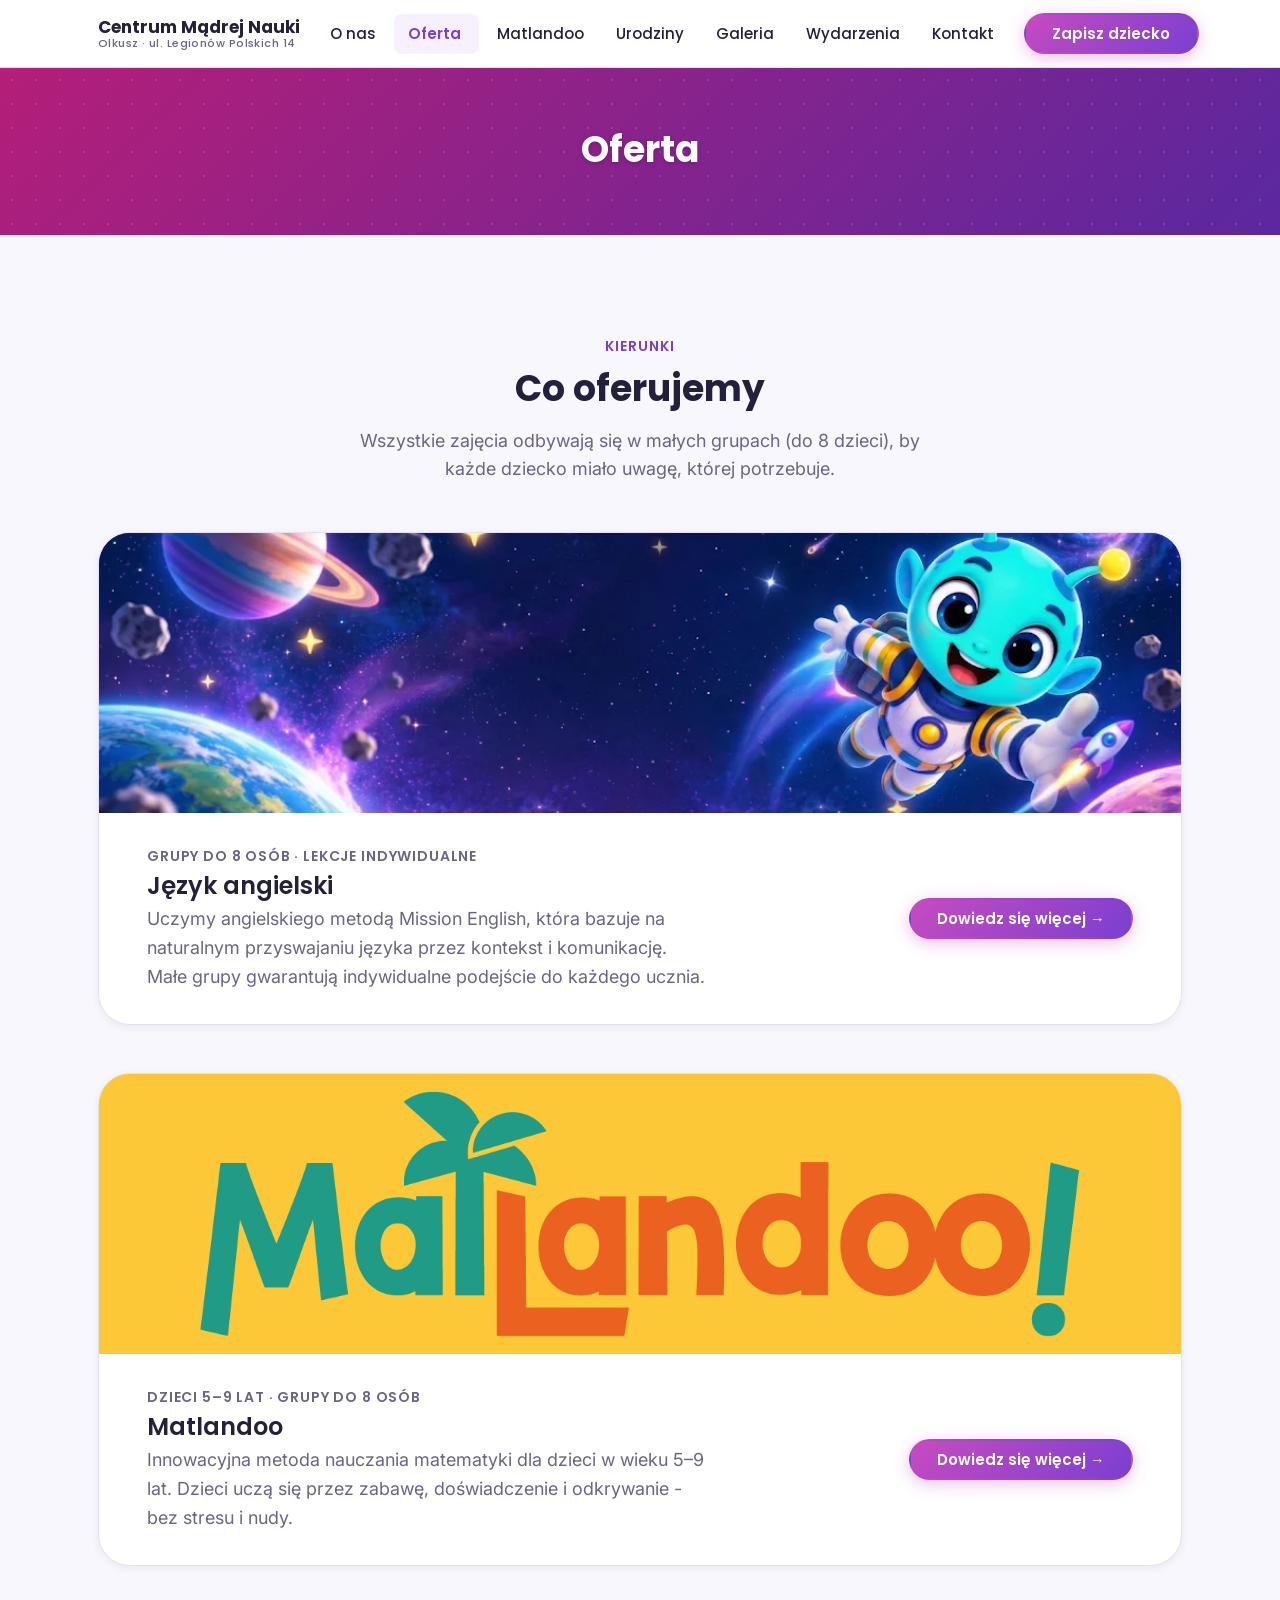
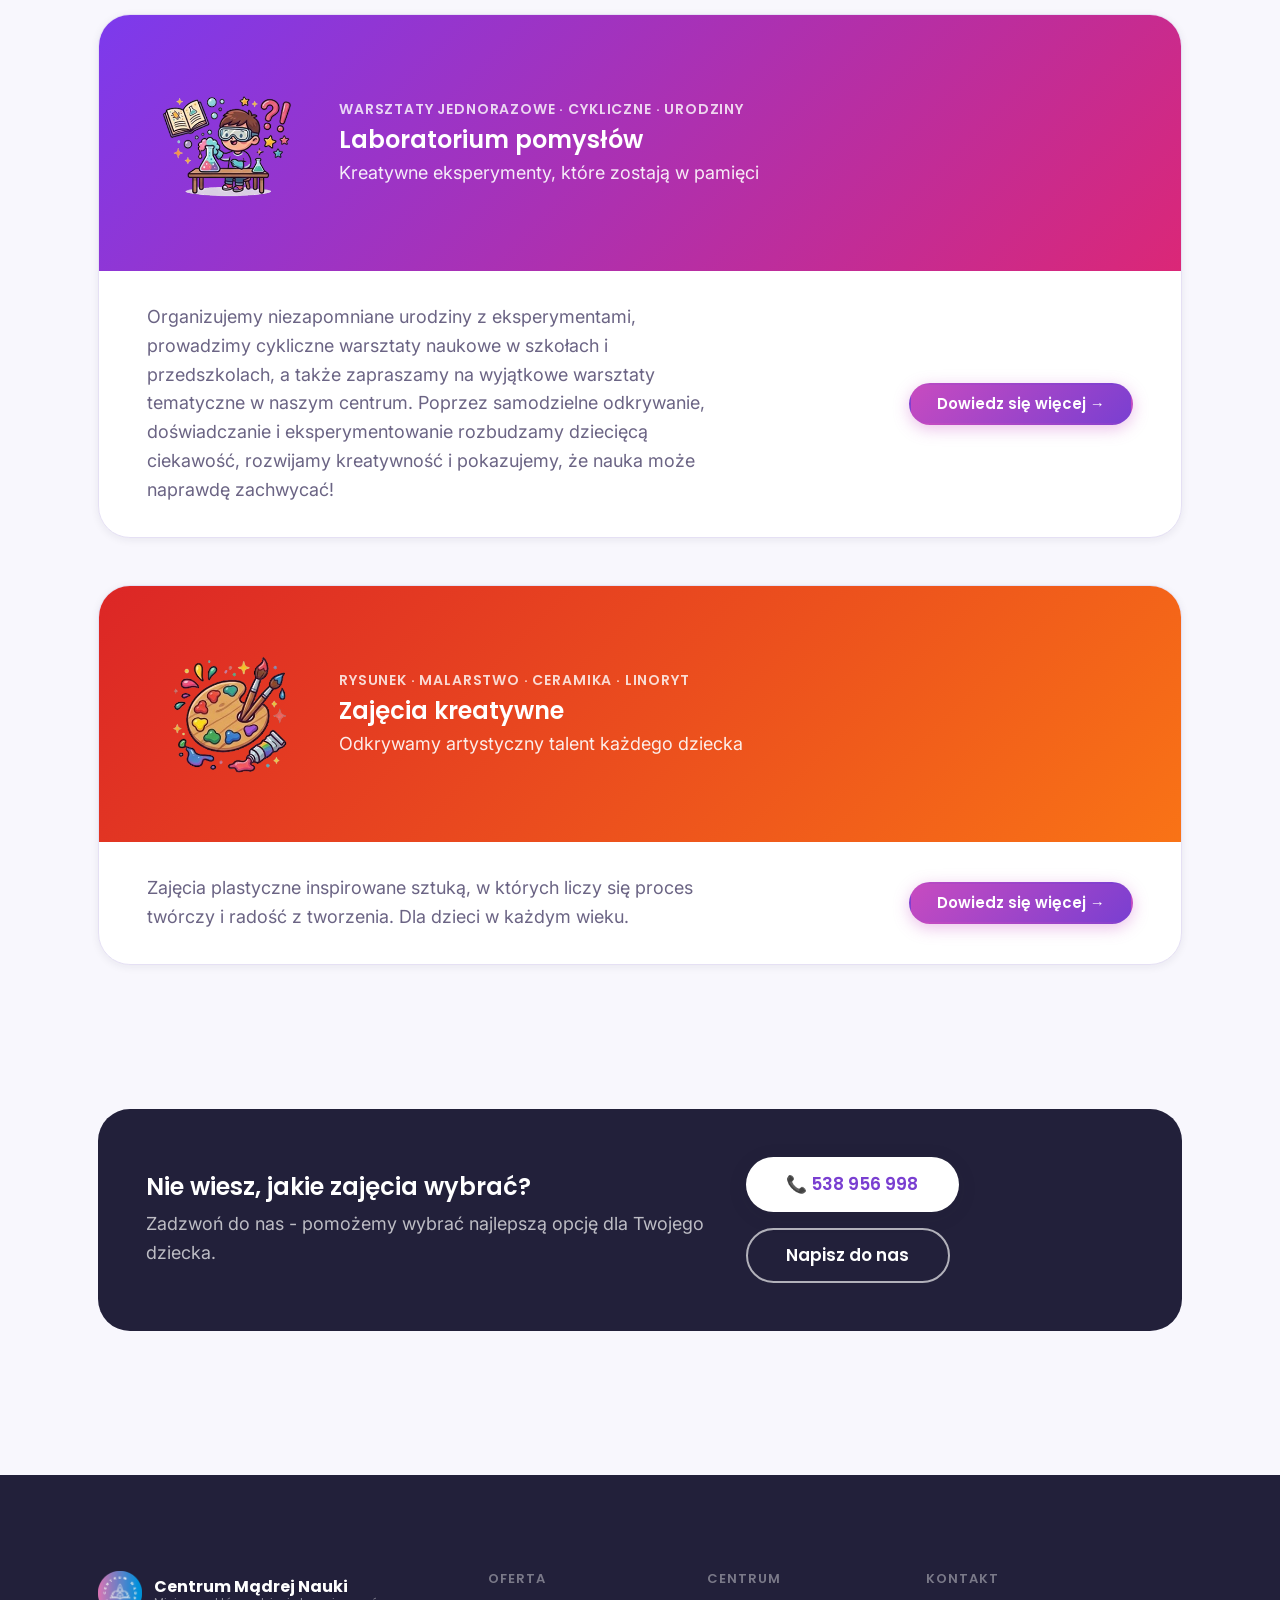
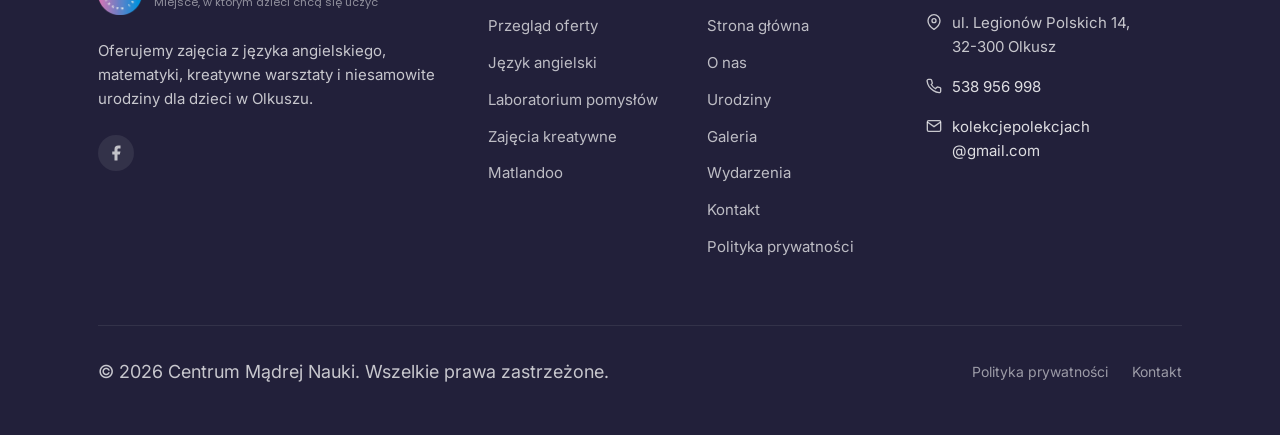
<file: oferta/index.html>
<!DOCTYPE html>
<html lang="pl">
<head>
  <meta charset="UTF-8">
  <meta name="viewport" content="width=device-width, initial-scale=1.0">
  <title>Oferta - Centrum Mądrej Nauki Olkusz</title>
  <meta name="description" content="Oferta Centrum Mądrej Nauki: język angielski, Matlandoo, Laboratorium Pomysłów, zajęcia kreatywne. Olkusz, ul. Legionów Polskich 14.">
  <link rel="canonical" href="https://centrummadrejnauki.pl/oferta">
  <link rel="icon" href="/assets/images/logo.svg" type="image/svg+xml">
  <link rel="preconnect" href="https://fonts.googleapis.com">
  <link rel="preconnect" href="https://fonts.gstatic.com" crossorigin>
  <link href="https://fonts.googleapis.com/css2?family=Poppins:wght@500;600;700&family=Inter:wght@400;500&display=swap" rel="stylesheet">
  <link rel="stylesheet" href="/assets/css/style.css">
</head>
<body>
<main>

  <section class="page-hero page-hero--cobalt">
    <div class="container">
      <h1>Oferta</h1>
    </div>
  </section>

  <section class="section section-alt" aria-labelledby="oferta-main-heading">
    <div class="container">
      <div class="section__header">
        <span class="section__label">Kierunki</span>
        <h2 id="oferta-main-heading" class="section__title">Co oferujemy</h2>
        <p class="section__desc">Wszystkie zajęcia odbywają się w małych grupach (do 8 dzieci), by każde dziecko miało uwagę, której potrzebuje.</p>
      </div>

      <div style="display:flex;flex-direction:column;gap:var(--sp-6)">

        <!-- Angielski -->
        <a href="/oferta/angielski" style="display:grid;gap:0;text-decoration:none;background:var(--c-surface);border-radius:var(--r-2xl);border:1px solid var(--c-border);overflow:hidden;transition:box-shadow var(--t),transform var(--t)" class="card" onmouseover="this.style.transform='translateY(-4px)'" onmouseout="this.style.transform=''">
          <div style="display:grid;grid-template-columns:1fr" >
            <div class="oferta-card-header" style="background:url('/assets/images/Angielski/Astronauta1.webp') center/cover no-repeat #1d4ed8;min-height:280px">
            </div>
            <div style="padding:var(--sp-4) var(--sp-6);display:flex;align-items:center;justify-content:space-between;gap:var(--sp-3);flex-wrap:wrap" class="oferta-card-body">
              <div>
                <div style="font-size:.875rem;color:var(--c-muted);font-family:var(--font-heading);font-weight:600;letter-spacing:.06em;text-transform:uppercase;margin-bottom:.25rem">Grupy do 8 osób · Lekcje indywidualne</div>
                <h3 style="font-size:1.5rem;margin-bottom:.25rem">Język angielski</h3>
                <p style="color:var(--c-muted);max-width:560px">Uczymy angielskiego metodą Mission English, która bazuje na naturalnym przyswajaniu języka przez kontekst i komunikację. Małe grupy gwarantują indywidualne podejście do każdego ucznia.</p>
              </div>
              <span class="btn btn--primary">Dowiedz się więcej →</span>
            </div>
          </div>
        </a>

        <!-- Matlandoo -->
        <a href="/matlandoo" style="display:grid;gap:0;text-decoration:none;background:var(--c-surface);border-radius:var(--r-2xl);border:1px solid var(--c-border);overflow:hidden" class="card">
          <div class="oferta-card-header" style="background:url('/assets/images/Logo-Matland-Baner.png') center/cover no-repeat #FDC838;min-height:280px">
          </div>
          <div style="padding:var(--sp-4) var(--sp-6);display:flex;align-items:center;justify-content:space-between;gap:var(--sp-3);flex-wrap:wrap" class="oferta-card-body">
            <div>
              <div style="font-size:.875rem;color:var(--c-muted);font-family:var(--font-heading);font-weight:600;letter-spacing:.06em;text-transform:uppercase;margin-bottom:.25rem">Dzieci 5–9 lat · Grupy do 8 osób</div>
              <h3 style="font-size:1.5rem;margin-bottom:.25rem">Matlandoo</h3>
              <p style="color:var(--c-muted);max-width:560px">Innowacyjna metoda nauczania matematyki dla dzieci w wieku 5–9 lat. Dzieci uczą się przez zabawę, doświadczenie i odkrywanie - bez stresu i nudy.</p>
            </div>
            <span class="btn btn--primary">Dowiedz się więcej →</span>
          </div>
        </a>

        <!-- Laboratorium -->
        <a href="/oferta/laboratorium" style="display:grid;gap:0;text-decoration:none;background:var(--c-surface);border-radius:var(--r-2xl);border:1px solid var(--c-border);overflow:hidden" class="card">
          <div class="oferta-card-header" style="background:linear-gradient(135deg,#7c3aed,#db2777);padding:var(--sp-6);display:flex;align-items:center;gap:var(--sp-4);color:white">
            <img src="/assets/images/Oferta/Icon_3.png" alt="" aria-hidden="true" style="width:10rem;height:10rem;object-fit:contain;flex-shrink:0">
            <div>
              <div style="font-size:.875rem;opacity:.8;font-family:var(--font-heading);font-weight:600;letter-spacing:.06em;text-transform:uppercase;margin-bottom:.25rem">Warsztaty jednorazowe · Cykliczne · Urodziny</div>
              <h3 style="font-size:1.5rem;margin-bottom:.25rem">Laboratorium pomysłów</h3>
              <p style="opacity:.9">Kreatywne eksperymenty, które zostają w pamięci</p>
            </div>
          </div>
          <div style="padding:var(--sp-4) var(--sp-6);display:flex;align-items:center;justify-content:space-between;gap:var(--sp-3);flex-wrap:wrap" class="oferta-card-body">
            <p style="color:var(--c-muted);max-width:560px">Organizujemy niezapomniane urodziny z eksperymentami, prowadzimy cykliczne warsztaty naukowe w szkołach i przedszkolach, a także zapraszamy na wyjątkowe warsztaty tematyczne w naszym centrum. Poprzez samodzielne odkrywanie, doświadczanie i eksperymentowanie rozbudzamy dziecięcą ciekawość, rozwijamy kreatywność i pokazujemy, że nauka może naprawdę zachwycać!</p>
            <span class="btn btn--primary">Dowiedz się więcej →</span>
          </div>
        </a>

        <!-- Kreatywne -->
        <a href="/oferta/kreatywne" style="display:grid;gap:0;text-decoration:none;background:var(--c-surface);border-radius:var(--r-2xl);border:1px solid var(--c-border);overflow:hidden" class="card">
          <div class="oferta-card-header" style="background:linear-gradient(135deg,#dc2626,#f97316);padding:var(--sp-6);display:flex;align-items:center;gap:var(--sp-4);color:white">
            <img src="/assets/images/Oferta/Icon_4.png" alt="" aria-hidden="true" style="width:10rem;height:10rem;object-fit:contain;flex-shrink:0">
            <div>
              <div style="font-size:.875rem;opacity:.8;font-family:var(--font-heading);font-weight:600;letter-spacing:.06em;text-transform:uppercase;margin-bottom:.25rem">Rysunek · Malarstwo · Ceramika · Linoryt</div>
              <h3 style="font-size:1.5rem;margin-bottom:.25rem">Zajęcia kreatywne</h3>
              <p style="opacity:.9">Odkrywamy artystyczny talent każdego dziecka</p>
            </div>
          </div>
          <div style="padding:var(--sp-4) var(--sp-6);display:flex;align-items:center;justify-content:space-between;gap:var(--sp-3);flex-wrap:wrap" class="oferta-card-body">
            <p style="color:var(--c-muted);max-width:560px">Zajęcia plastyczne inspirowane sztuką, w których liczy się proces twórczy i radość z tworzenia. Dla dzieci w każdym wieku.</p>
            <span class="btn btn--primary">Dowiedz się więcej →</span>
          </div>
        </a>

      </div>
    </div>
  </section>

  <!-- CTA -->
  <section class="section--xs">
    <div class="container">
      <div class="contact-strip">
        <div>
          <h3>Nie wiesz, jakie zajęcia wybrać?</h3>
          <p>Zadzwoń do nas - pomożemy wybrać najlepszą opcję dla Twojego dziecka.</p>
        </div>
        <div style="display:flex;gap:var(--sp-2);flex-wrap:wrap">
          <a href="tel:+48538956998"  class="btn btn--white btn--lg">📞 538 956 998</a>
          <a href="/kontakt"          class="btn btn--outline-white btn--lg">Napisz do nas</a>
        </div>
      </div>
    </div>
  </section>

</main>
<script src="/assets/js/layout.js"></script>
</body>
</html>
</file>
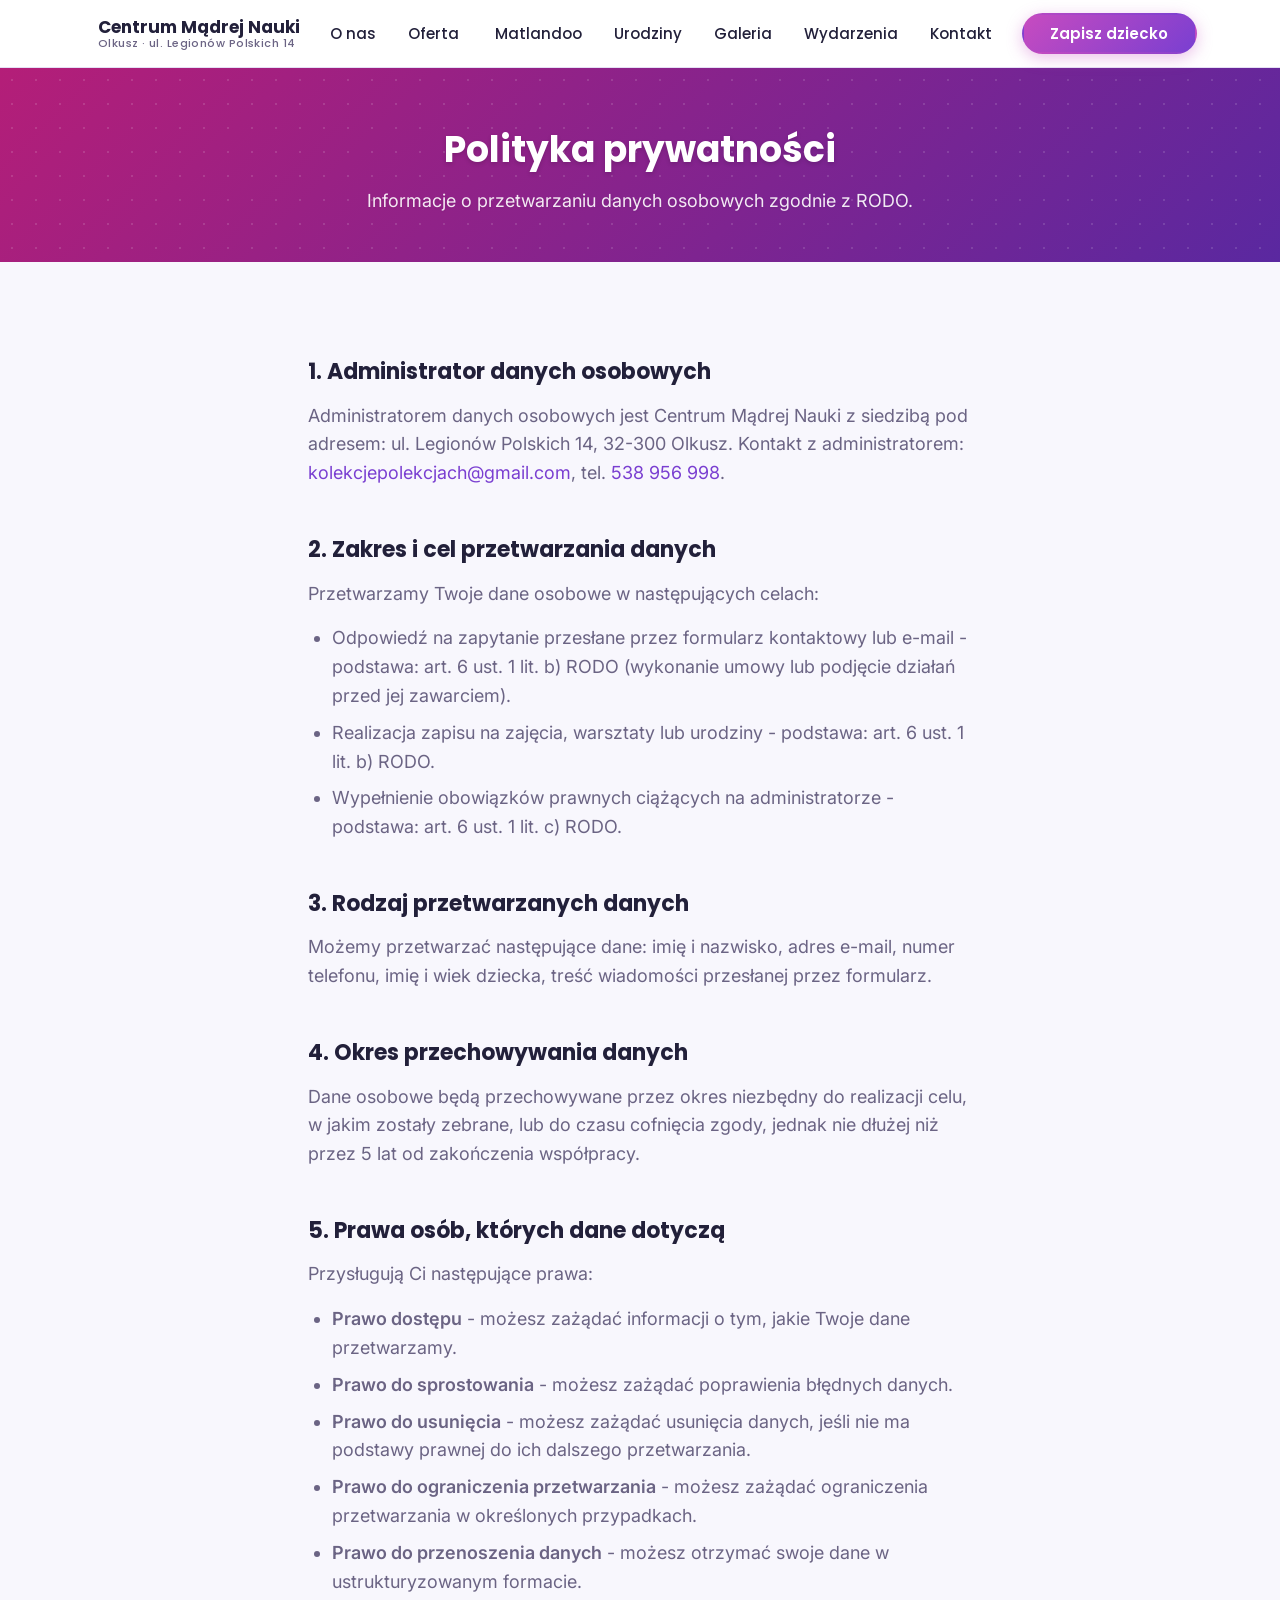
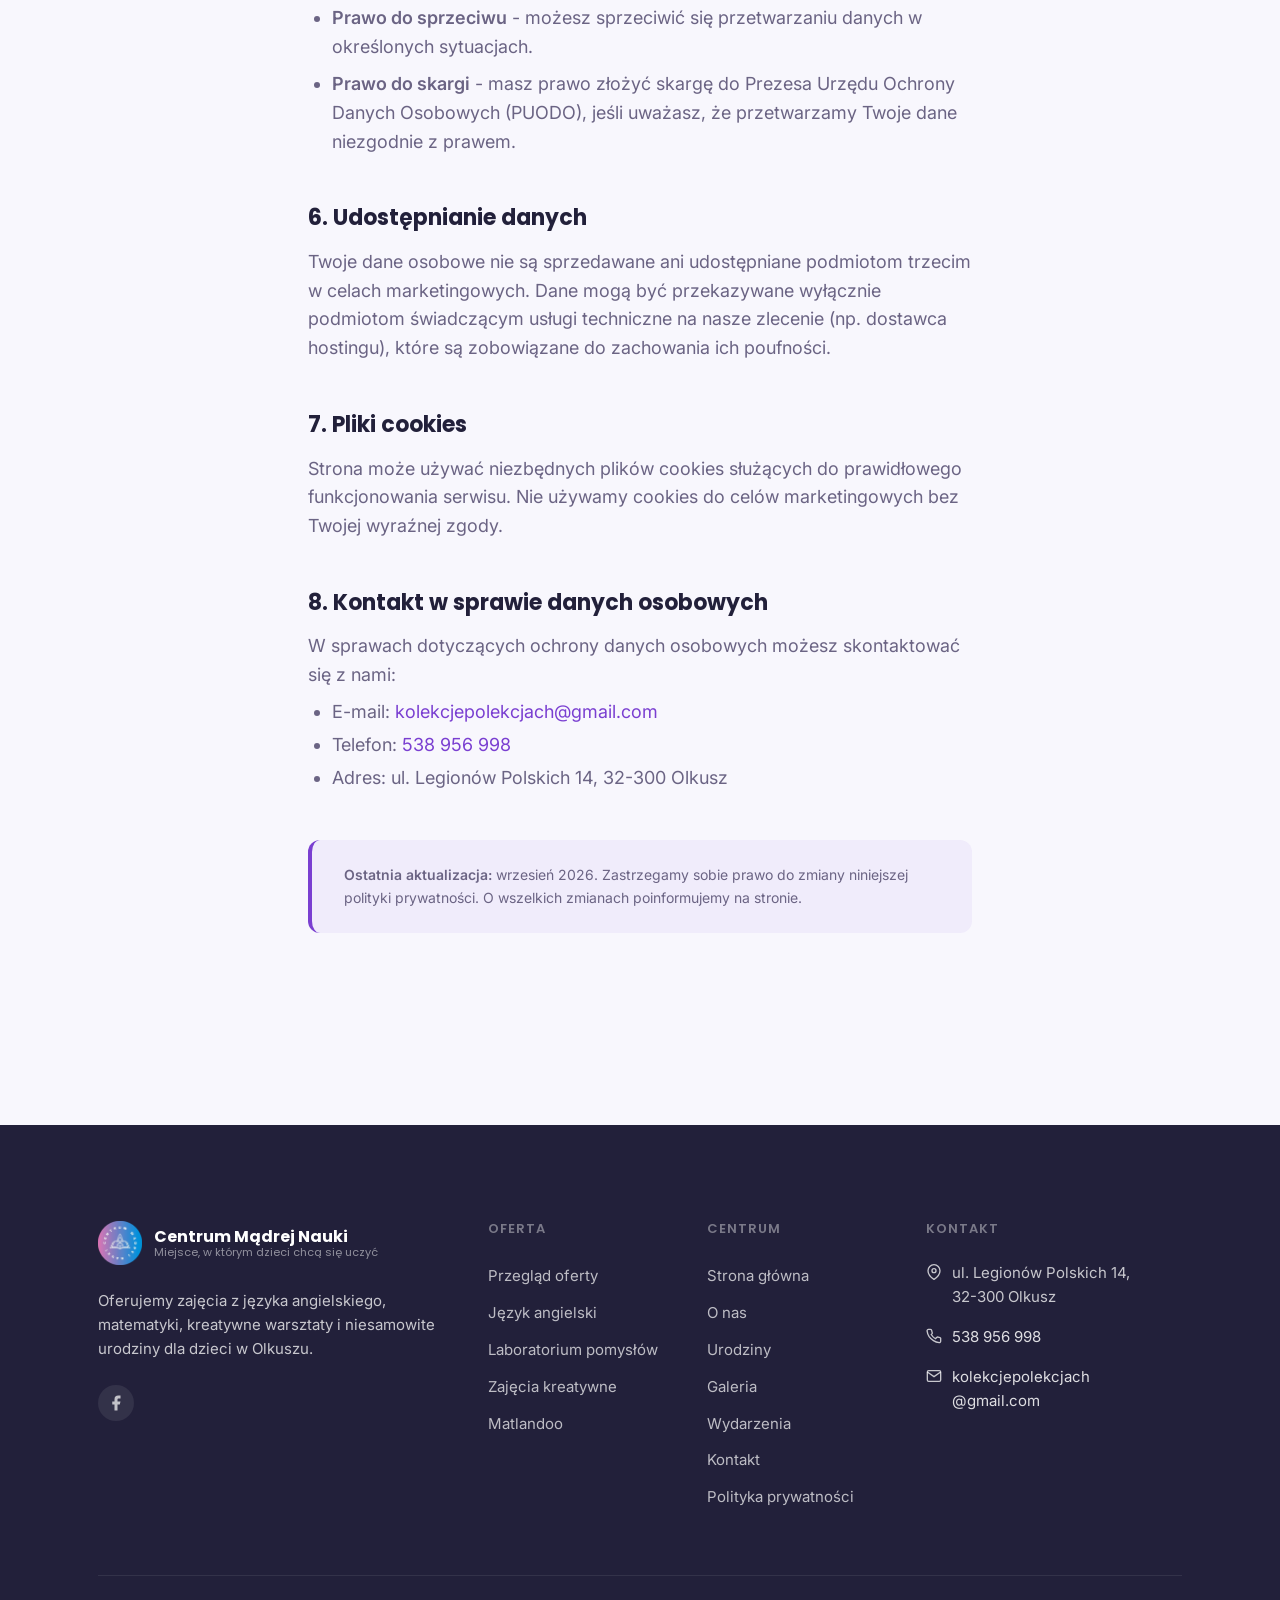
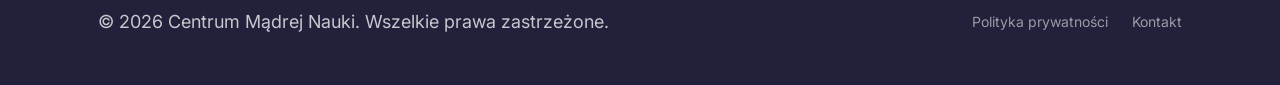
<file: polityka-prywatnosci/index.html>
<!DOCTYPE html>
<html lang="pl">
<head>
  <meta charset="UTF-8">
  <meta name="viewport" content="width=device-width, initial-scale=1.0">
  <title>Polityka prywatności - Centrum Mądrej Nauki Olkusz</title>
  <meta name="description" content="Polityka prywatności Centrum Mądrej Nauki - informacje o przetwarzaniu danych osobowych zgodnie z RODO.">
  <link rel="canonical" href="https://centrummadrejnauki.pl/polityka-prywatnosci">
  <meta name="robots" content="noindex,follow">
  <link rel="icon" href="/assets/images/logo.svg" type="image/svg+xml">
  <link rel="preconnect" href="https://fonts.googleapis.com">
  <link rel="preconnect" href="https://fonts.gstatic.com" crossorigin>
  <link href="https://fonts.googleapis.com/css2?family=Poppins:wght@500;600;700&family=Inter:wght@400;500&display=swap" rel="stylesheet">
  <link rel="stylesheet" href="/assets/css/style.css">
</head>
<body>
<main>

  <section class="page-hero">
    <div class="container">
      <h1>Polityka prywatności</h1>
      <p>Informacje o przetwarzaniu danych osobowych zgodnie z RODO.</p>
    </div>
  </section>

  <section class="section" aria-labelledby="pp-heading">
    <div class="container" style="max-width:760px">
      <h2 id="pp-heading" class="visually-hidden">Treść polityki prywatności</h2>
      <div style="display:flex;flex-direction:column;gap:var(--sp-6)">

        <div>
          <h2 style="font-size:1.375rem;margin-bottom:var(--sp-2)">1. Administrator danych osobowych</h2>
          <p style="color:var(--c-muted)">Administratorem danych osobowych jest Centrum Mądrej Nauki z siedzibą pod adresem: ul. Legionów Polskich 14, 32-300 Olkusz. Kontakt z administratorem: <a href="mailto:kolekcjepolekcjach@gmail.com" style="color:var(--c-violet)">kolekcjepolekcjach@gmail.com</a>, tel. <a href="tel:+48538956998" style="color:var(--c-violet)">538 956 998</a>.</p>
        </div>

        <div>
          <h2 style="font-size:1.375rem;margin-bottom:var(--sp-2)">2. Zakres i cel przetwarzania danych</h2>
          <p style="color:var(--c-muted);margin-bottom:var(--sp-2)">Przetwarzamy Twoje dane osobowe w następujących celach:</p>
          <ul style="color:var(--c-muted);padding-left:1.5rem;display:flex;flex-direction:column;gap:.5rem;list-style:disc">
            <li>Odpowiedź na zapytanie przesłane przez formularz kontaktowy lub e-mail - podstawa: art. 6 ust. 1 lit. b) RODO (wykonanie umowy lub podjęcie działań przed jej zawarciem).</li>
            <li>Realizacja zapisu na zajęcia, warsztaty lub urodziny - podstawa: art. 6 ust. 1 lit. b) RODO.</li>
            <li>Wypełnienie obowiązków prawnych ciążących na administratorze - podstawa: art. 6 ust. 1 lit. c) RODO.</li>
          </ul>
        </div>

        <div>
          <h2 style="font-size:1.375rem;margin-bottom:var(--sp-2)">3. Rodzaj przetwarzanych danych</h2>
          <p style="color:var(--c-muted)">Możemy przetwarzać następujące dane: imię i nazwisko, adres e-mail, numer telefonu, imię i wiek dziecka, treść wiadomości przesłanej przez formularz.</p>
        </div>

        <div>
          <h2 style="font-size:1.375rem;margin-bottom:var(--sp-2)">4. Okres przechowywania danych</h2>
          <p style="color:var(--c-muted)">Dane osobowe będą przechowywane przez okres niezbędny do realizacji celu, w jakim zostały zebrane, lub do czasu cofnięcia zgody, jednak nie dłużej niż przez 5 lat od zakończenia współpracy.</p>
        </div>

        <div>
          <h2 style="font-size:1.375rem;margin-bottom:var(--sp-2)">5. Prawa osób, których dane dotyczą</h2>
          <p style="color:var(--c-muted);margin-bottom:var(--sp-2)">Przysługują Ci następujące prawa:</p>
          <ul style="color:var(--c-muted);padding-left:1.5rem;display:flex;flex-direction:column;gap:.5rem;list-style:disc">
            <li><strong>Prawo dostępu</strong> - możesz zażądać informacji o tym, jakie Twoje dane przetwarzamy.</li>
            <li><strong>Prawo do sprostowania</strong> - możesz zażądać poprawienia błędnych danych.</li>
            <li><strong>Prawo do usunięcia</strong> - możesz zażądać usunięcia danych, jeśli nie ma podstawy prawnej do ich dalszego przetwarzania.</li>
            <li><strong>Prawo do ograniczenia przetwarzania</strong> - możesz zażądać ograniczenia przetwarzania w określonych przypadkach.</li>
            <li><strong>Prawo do przenoszenia danych</strong> - możesz otrzymać swoje dane w ustrukturyzowanym formacie.</li>
            <li><strong>Prawo do sprzeciwu</strong> - możesz sprzeciwić się przetwarzaniu danych w określonych sytuacjach.</li>
            <li><strong>Prawo do skargi</strong> - masz prawo złożyć skargę do Prezesa Urzędu Ochrony Danych Osobowych (PUODO), jeśli uważasz, że przetwarzamy Twoje dane niezgodnie z prawem.</li>
          </ul>
        </div>

        <div>
          <h2 style="font-size:1.375rem;margin-bottom:var(--sp-2)">6. Udostępnianie danych</h2>
          <p style="color:var(--c-muted)">Twoje dane osobowe nie są sprzedawane ani udostępniane podmiotom trzecim w celach marketingowych. Dane mogą być przekazywane wyłącznie podmiotom świadczącym usługi techniczne na nasze zlecenie (np. dostawca hostingu), które są zobowiązane do zachowania ich poufności.</p>
        </div>

        <div>
          <h2 style="font-size:1.375rem;margin-bottom:var(--sp-2)">7. Pliki cookies</h2>
          <p style="color:var(--c-muted)">Strona może używać niezbędnych plików cookies służących do prawidłowego funkcjonowania serwisu. Nie używamy cookies do celów marketingowych bez Twojej wyraźnej zgody.</p>
        </div>

        <div>
          <h2 style="font-size:1.375rem;margin-bottom:var(--sp-2)">8. Kontakt w sprawie danych osobowych</h2>
          <p style="color:var(--c-muted)">W sprawach dotyczących ochrony danych osobowych możesz skontaktować się z nami:</p>
          <ul style="color:var(--c-muted);padding-left:1.5rem;display:flex;flex-direction:column;gap:.25rem;list-style:disc;margin-top:.5rem">
            <li>E-mail: <a href="mailto:kolekcjepolekcjach@gmail.com" style="color:var(--c-violet)">kolekcjepolekcjach@gmail.com</a></li>
            <li>Telefon: <a href="tel:+48538956998" style="color:var(--c-violet)">538 956 998</a></li>
            <li>Adres: ul. Legionów Polskich 14, 32-300 Olkusz</li>
          </ul>
        </div>

        <div style="padding:var(--sp-3) var(--sp-4);background:rgba(122,63,209,.06);border-radius:var(--r-md);border-left:4px solid var(--c-violet)">
          <p style="font-size:.875rem;color:var(--c-muted)"><strong>Ostatnia aktualizacja:</strong> wrzesień 2026. Zastrzegamy sobie prawo do zmiany niniejszej polityki prywatności. O wszelkich zmianach poinformujemy na stronie.</p>
        </div>

      </div>
    </div>
  </section>

</main>
<script src="/assets/js/layout.js"></script>
</body>
</html>
</file>
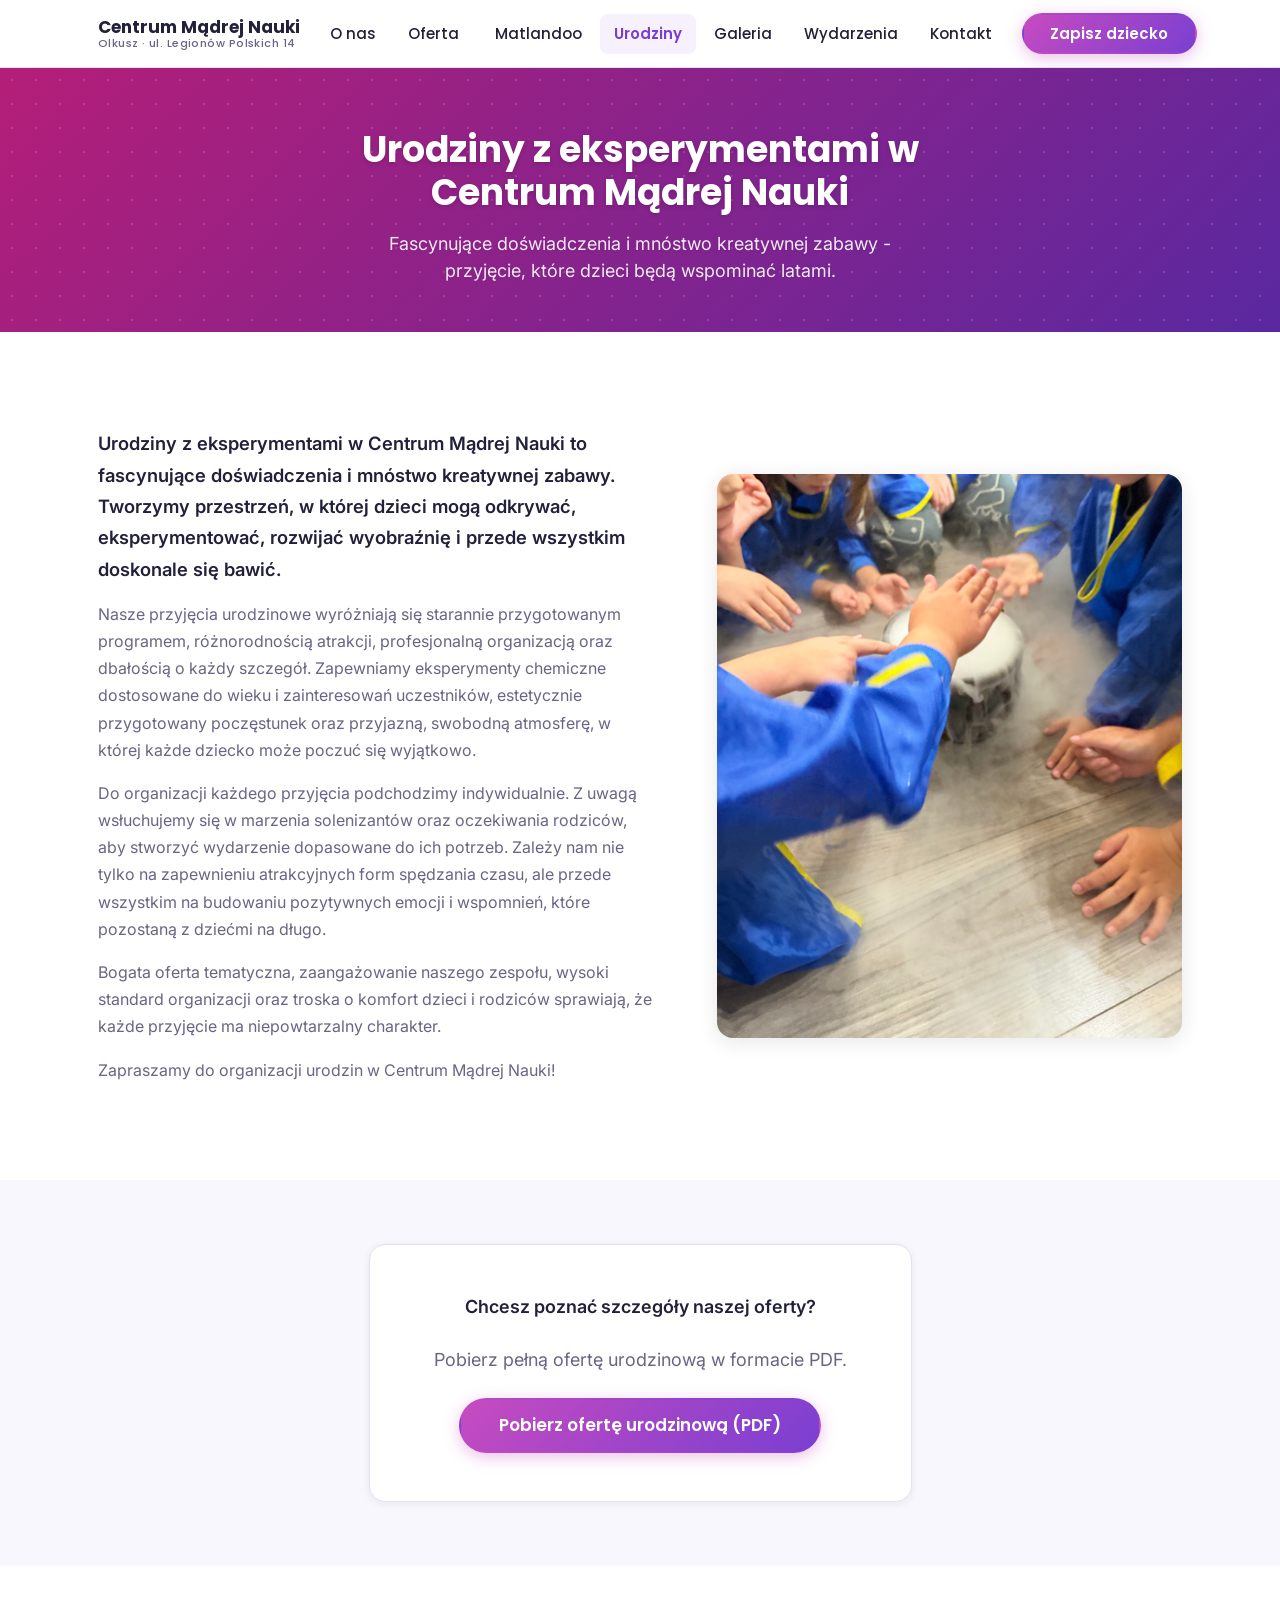
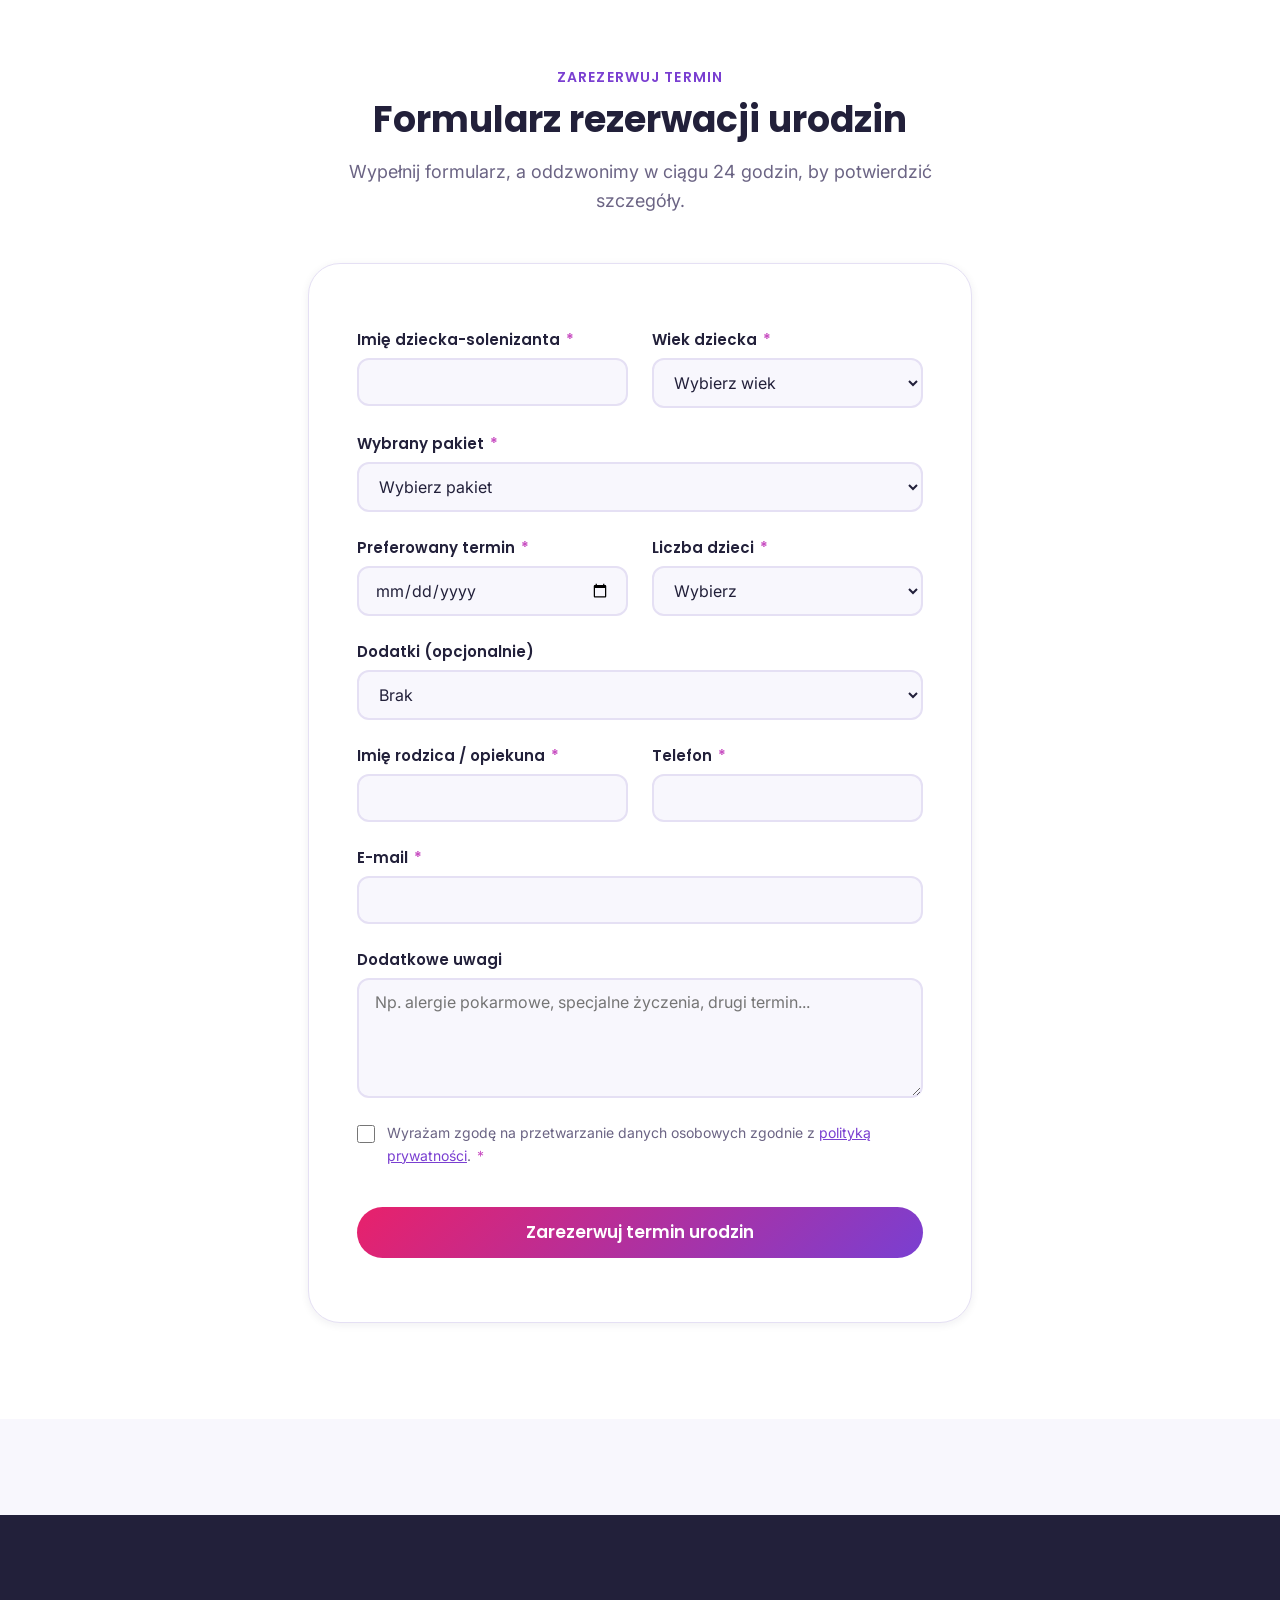
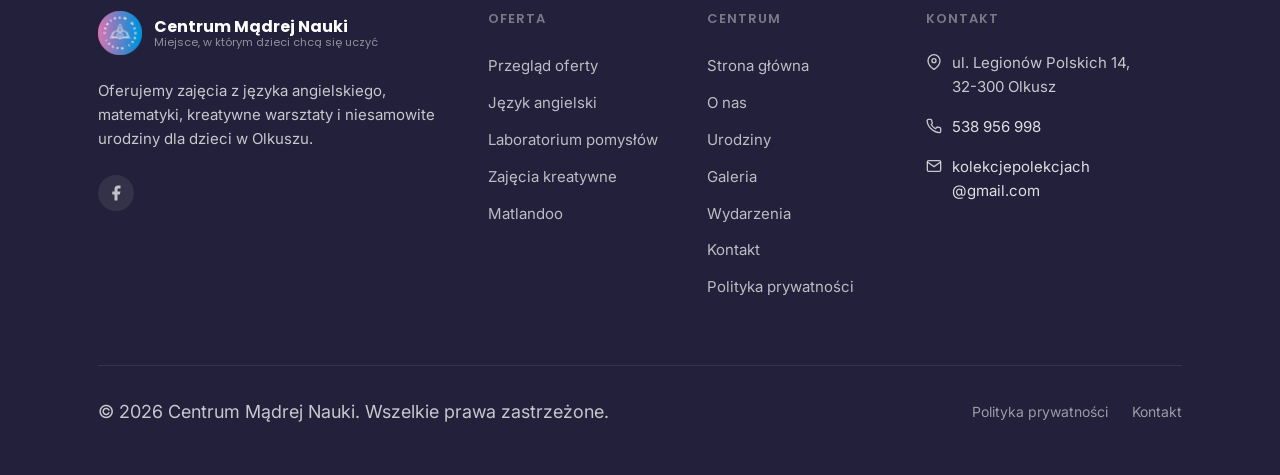
<file: urodziny/index.html>
<!DOCTYPE html>
<html lang="pl">
<head>
  <meta charset="UTF-8">
  <meta name="viewport" content="width=device-width, initial-scale=1.0">
  <title>Urodziny tematyczne dla dzieci - Centrum Mądrej Nauki Olkusz</title>
  <meta name="description" content="Niezapomniane urodziny tematyczne dla dzieci w Olkuszu: Escape Room, Kuchnia Molekularna, Slime Factory, Szalony Naukowiec i więcej. Centrum Mądrej Nauki.">
  <link rel="canonical" href="https://centrummadrejnauki.pl/urodziny">
  <link rel="icon" href="/assets/images/logo.svg" type="image/svg+xml">
  <link rel="preconnect" href="https://fonts.googleapis.com">
  <link rel="preconnect" href="https://fonts.gstatic.com" crossorigin>
  <link href="https://fonts.googleapis.com/css2?family=Poppins:wght@500;600;700&family=Inter:wght@400;500&display=swap" rel="stylesheet">
  <link rel="stylesheet" href="/assets/css/style.css">
</head>
<body>
<main>

  <section class="page-hero page-hero--urodziny">
    <div class="container">
      <h1>Urodziny z eksperymentami w Centrum Mądrej Nauki</h1>
      <p>Fascynujące doświadczenia i mnóstwo kreatywnej zabawy - przyjęcie, które dzieci będą wspominać latami.</p>
    </div>
  </section>

  <!-- Opis -->
  <section class="section urodziny-intro" style="background:var(--c-surface)">
    <div class="container">
      <div class="urodziny-intro__grid">

        <div class="urodziny-intro__text">
          <p class="lead-text">Urodziny z eksperymentami w Centrum Mądrej Nauki to fascynujące doświadczenia i mnóstwo kreatywnej zabawy. Tworzymy przestrzeń, w której dzieci mogą odkrywać, eksperymentować, rozwijać wyobraźnię i przede wszystkim doskonale się bawić.</p>
          <p>Nasze przyjęcia urodzinowe wyróżniają się starannie przygotowanym programem, różnorodnością atrakcji, profesjonalną organizacją oraz dbałością o każdy szczegół. Zapewniamy eksperymenty chemiczne dostosowane do wieku i zainteresowań uczestników, estetycznie przygotowany poczęstunek oraz przyjazną, swobodną atmosferę, w której każde dziecko może poczuć się wyjątkowo.</p>
          <p>Do organizacji każdego przyjęcia podchodzimy indywidualnie. Z uwagą wsłuchujemy się w marzenia solenizantów oraz oczekiwania rodziców, aby stworzyć wydarzenie dopasowane do ich potrzeb. Zależy nam nie tylko na zapewnieniu atrakcyjnych form spędzania czasu, ale przede wszystkim na budowaniu pozytywnych emocji i wspomnień, które pozostaną z dziećmi na długo.</p>
          <p>Bogata oferta tematyczna, zaangażowanie naszego zespołu, wysoki standard organizacji oraz troska o komfort dzieci i rodziców sprawiają, że każde przyjęcie ma niepowtarzalny charakter.</p>
          <p>Zapraszamy do organizacji urodzin w Centrum Mądrej Nauki!</p>
        </div>

        <div class="urodziny-intro__img">
          <img
            src="/assets/images/Urodziny_1.jpeg"
            alt="Urodziny w Centrum Mądrej Nauki"
            loading="lazy"
          >
        </div>

      </div>
    </div>
  </section>

  <!-- CTA oferta PDF -->
  <section class="section--sm">
    <div class="container" style="text-align:center">
      <div style="display:inline-flex;flex-direction:column;align-items:center;gap:var(--sp-3);background:var(--c-surface);border:1px solid var(--c-border);border-radius:var(--r-lg);padding:var(--sp-6) var(--sp-8);box-shadow:var(--shadow-sm)">
        <p style="font-size:1.125rem;font-weight:600;color:var(--c-text);margin:0">Chcesz poznać szczegóły naszej oferty?</p>
        <p style="color:var(--c-muted);margin:0">Pobierz pełną ofertę urodzinową w formacie PDF.</p>
        <a
          href="/assets/pdf/Oferta%20urodzinowa.pdf"
          class="btn btn--primary btn--lg"
          target="_blank"
          rel="noopener"
          aria-label="Pobierz ofertę urodzinową w PDF (otwiera się w nowej karcie)"
        >
          Pobierz ofertę urodzinową (PDF)
        </a>
      </div>
    </div>
  </section>

  <!-- Formularz rezerwacji -->
  <section class="section" id="formularz-rezerwacji" aria-labelledby="ur-form-heading" style="background:var(--c-surface)">
    <div class="container" style="max-width:760px">
      <div class="section__header">
        <span class="section__label">Zarezerwuj termin</span>
        <h2 id="ur-form-heading" class="section__title">Formularz rezerwacji urodzin</h2>
        <p class="section__desc">Wypełnij formularz, a oddzwonimy w ciągu 24 godzin, by potwierdzić szczegóły.</p>
      </div>
      <div data-form-wrap>
        <form name="rezerwacja-urodziny" method="POST" data-form="true" class="form-section" novalidate>
          <input type="hidden" name="form-name" value="rezerwacja-urodziny">
          <p class="honeypot"><label>Nie wypełniaj: <input name="bot-field"></label></p>

          <div class="form-row">
            <div class="form-group">
              <label for="u-dziecko">Imię dziecka-solenizanta <span class="req" aria-hidden="true">*</span></label>
              <input type="text" id="u-dziecko" name="imie-dziecka" required>
              <span class="field-error" role="alert"></span>
            </div>
            <div class="form-group">
              <label for="u-wiek">Wiek dziecka <span class="req" aria-hidden="true">*</span></label>
              <select id="u-wiek" name="wiek" required>
                <option value="">Wybierz wiek</option>
                <option>4 lata</option><option>5 lat</option><option>6 lat</option>
                <option>7 lat</option><option>8 lat</option><option>9 lat</option>
                <option>10 lat</option><option>11 lat</option><option>12+ lat</option>
              </select>
              <span class="field-error" role="alert"></span>
            </div>
          </div>

          <div class="form-group">
            <label for="u-pakiet">Wybrany pakiet <span class="req" aria-hidden="true">*</span></label>
            <select id="u-pakiet" name="pakiet" required>
              <option value="">Wybierz pakiet</option>
              <option>Escape Room</option>
              <option>Kuchnia Molekularna</option>
              <option>Czekoladowe</option>
              <option>Księżniczki</option>
              <option>Slime Factory</option>
              <option>Szalony Naukowiec</option>
              <option>Nie wiem - proszę o kontakt</option>
            </select>
            <span class="field-error" role="alert"></span>
          </div>

          <div class="form-row">
            <div class="form-group">
              <label for="u-termin">Preferowany termin <span class="req" aria-hidden="true">*</span></label>
              <input type="date" id="u-termin" name="termin" required>
              <span class="field-error" role="alert"></span>
            </div>
            <div class="form-group">
              <label for="u-dzieci">Liczba dzieci <span class="req" aria-hidden="true">*</span></label>
              <select id="u-dzieci" name="liczba-dzieci" required>
                <option value="">Wybierz</option>
                <option>8–10 dzieci</option>
                <option>10–15 dzieci</option>
                <option>15–20 dzieci</option>
                <option>Powyżej 20</option>
              </select>
              <span class="field-error" role="alert"></span>
            </div>
          </div>

          <div class="form-group">
            <label for="u-dodatki">Dodatki (opcjonalnie)</label>
            <select id="u-dodatki" name="dodatki">
              <option value="">Brak</option>
              <option>Catering</option>
              <option>Fotobudka</option>
              <option>Paczuszki dla gości</option>
              <option>Catering + Paczuszki</option>
              <option>Wszystkie dodatki</option>
            </select>
          </div>

          <div class="form-row">
            <div class="form-group">
              <label for="u-rodzic">Imię rodzica / opiekuna <span class="req" aria-hidden="true">*</span></label>
              <input type="text" id="u-rodzic" name="imie-rodzica" required autocomplete="name">
              <span class="field-error" role="alert"></span>
            </div>
            <div class="form-group">
              <label for="u-tel">Telefon <span class="req" aria-hidden="true">*</span></label>
              <input type="tel" id="u-tel" name="telefon" required autocomplete="tel">
              <span class="field-error" role="alert"></span>
            </div>
          </div>

          <div class="form-group">
            <label for="u-email">E-mail <span class="req" aria-hidden="true">*</span></label>
            <input type="email" id="u-email" name="email" required autocomplete="email">
            <span class="field-error" role="alert"></span>
          </div>

          <div class="form-group">
            <label for="u-msg">Dodatkowe uwagi</label>
            <textarea id="u-msg" name="wiadomosc" placeholder="Np. alergie pokarmowe, specjalne życzenia, drugi termin..."></textarea>
          </div>

          <div class="form-checkbox">
            <input type="checkbox" id="u-gdpr" name="gdpr" required>
            <label for="u-gdpr">Wyrażam zgodę na przetwarzanie danych osobowych zgodnie z <a href="/polityka-prywatnosci">polityką prywatności</a>. <span class="req" aria-hidden="true">*</span></label>
          </div>
          <span class="field-error" role="alert"></span>

          <button type="submit" class="btn btn--lg" style="width:100%;justify-content:center;margin-top:var(--sp-2);background:linear-gradient(135deg,#E8216B,var(--c-violet));color:white;border:none">
            Zarezerwuj termin urodzin
          </button>
        </form>
        <div class="form-success" role="alert">
          <svg width="48" height="48" viewBox="0 0 24 24" fill="none" stroke="currentColor" stroke-width="2"><circle cx="12" cy="12" r="10"/><polyline points="9 12 11 14 15 10"/></svg>
          <h3>Rezerwacja wysłana!</h3>
          <p>Zadzwonimy do Ciebie w ciągu 24 godzin, by potwierdzić termin. Tel: <a href="tel:+48538956998" style="color:var(--c-violet)">538 956 998</a></p>
        </div>
      </div>
    </div>
  </section>

</main>
<script src="/assets/js/layout.js"></script>
<script src="/assets/js/forms.js"></script>
</body>
</html>
</file>
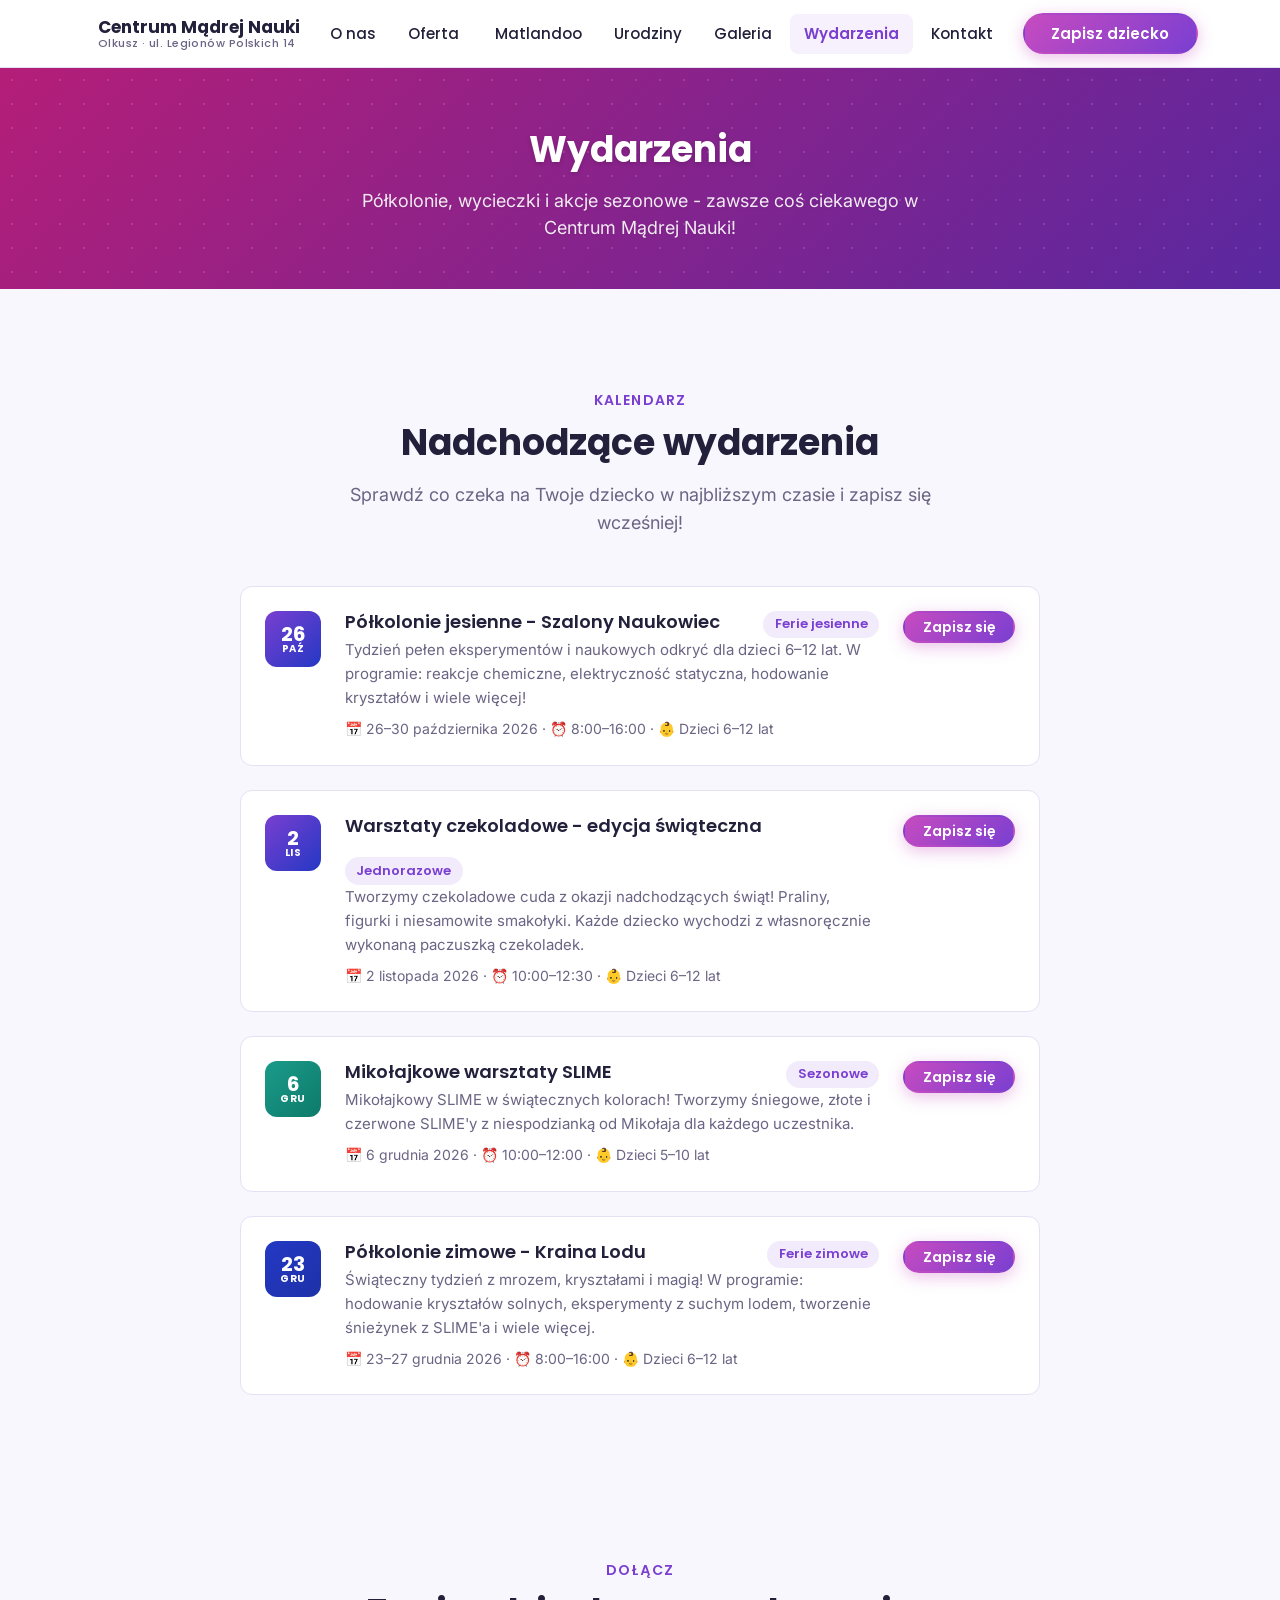
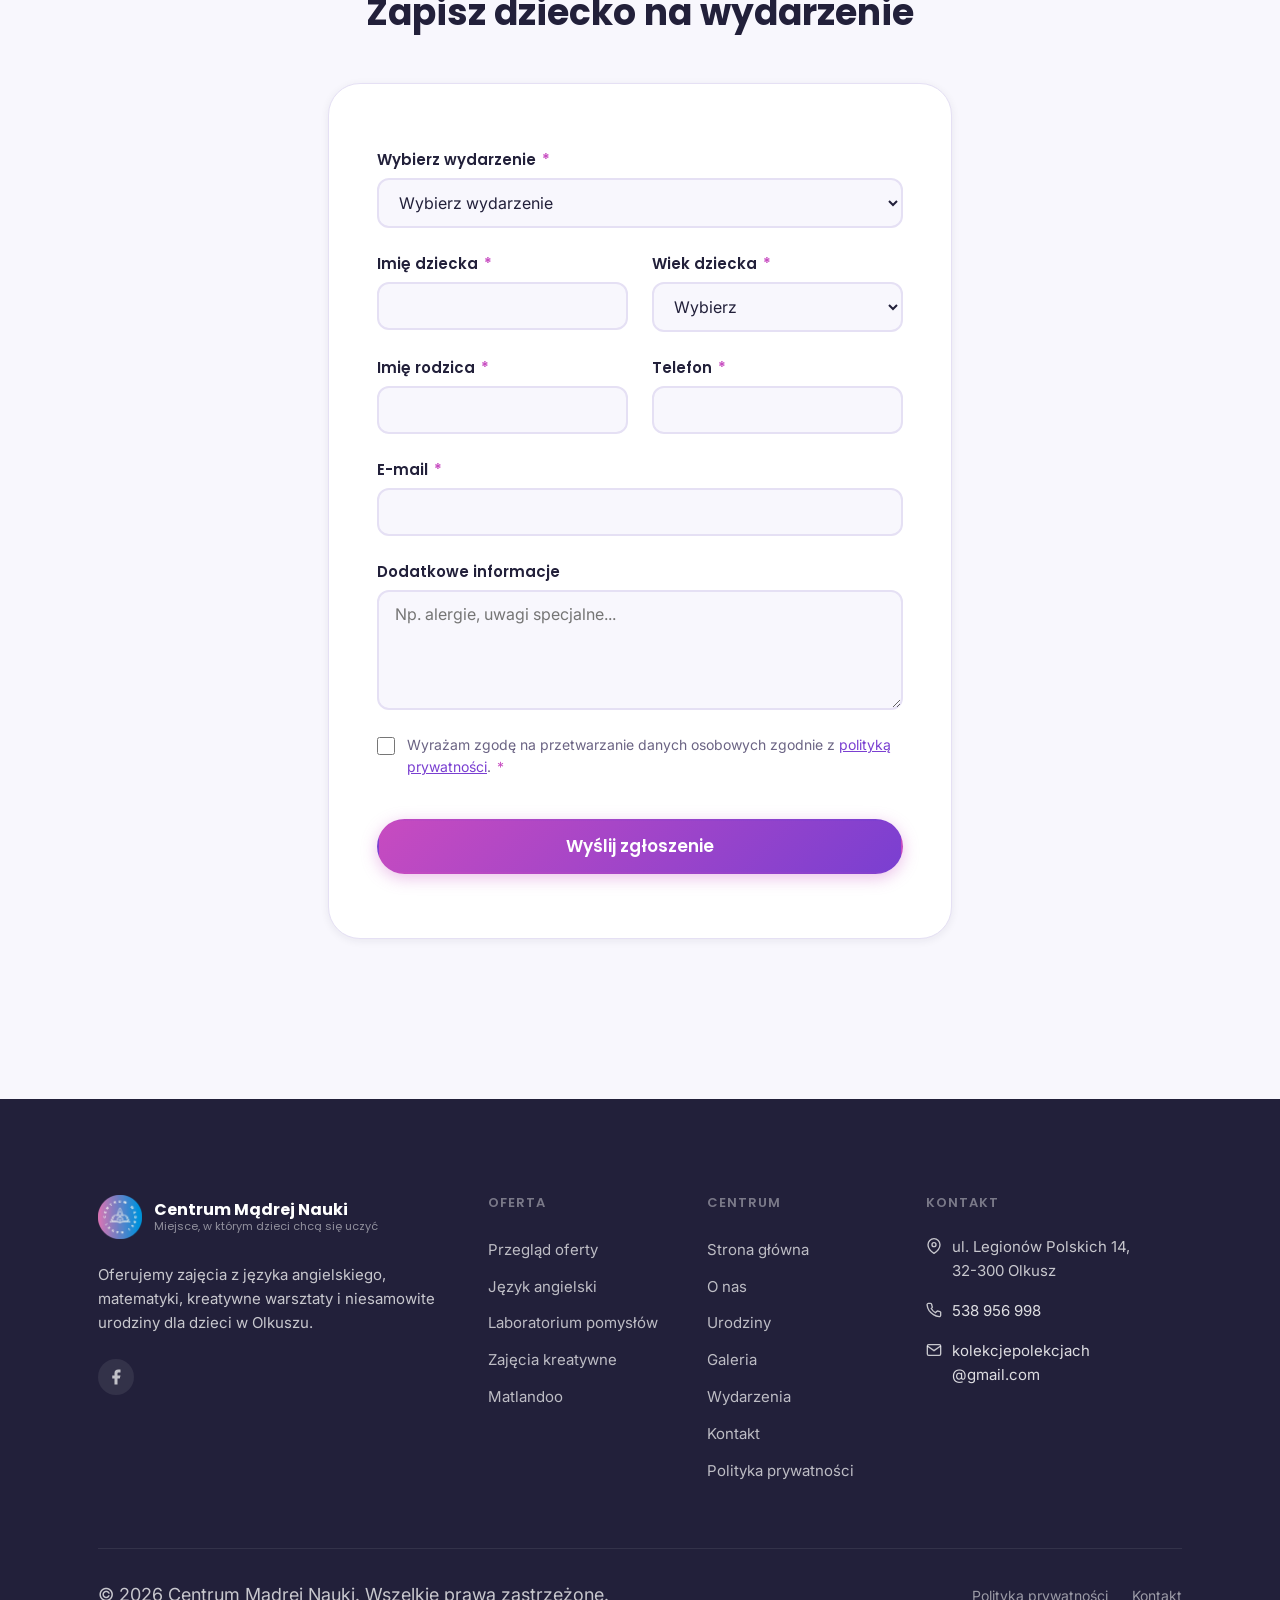
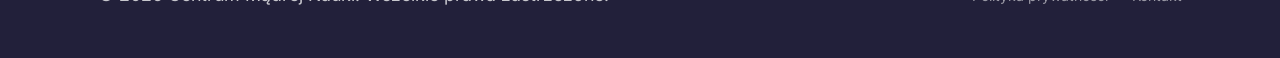
<file: wydarzenia/index.html>
<!DOCTYPE html>
<html lang="pl">
<head>
  <meta charset="UTF-8">
  <meta name="viewport" content="width=device-width, initial-scale=1.0">
  <title>Wydarzenia - Centrum Mądrej Nauki Olkusz</title>
  <meta name="description" content="Półkolonie, wycieczki, akcje sezonowe i inne wydarzenia w Centrum Mądrej Nauki w Olkuszu. Zapisz dziecko już dziś!">
  <link rel="canonical" href="https://centrummadrejnauki.pl/wydarzenia">
  <link rel="icon" href="/assets/images/logo.svg" type="image/svg+xml">
  <link rel="preconnect" href="https://fonts.googleapis.com">
  <link rel="preconnect" href="https://fonts.gstatic.com" crossorigin>
  <link href="https://fonts.googleapis.com/css2?family=Poppins:wght@500;600;700&family=Inter:wght@400;500&display=swap" rel="stylesheet">
  <link rel="stylesheet" href="/assets/css/style.css">
</head>
<body>
<main>

  <section class="page-hero page-hero--cobalt">
    <div class="container">
      <h1>Wydarzenia</h1>
      <p>Półkolonie, wycieczki i akcje sezonowe - zawsze coś ciekawego w Centrum Mądrej Nauki!</p>
    </div>
  </section>

  <!-- Typy wydarzeń – zakomentowane, można przywrócić
  <section class="section--sm" style="background:var(--c-surface)" aria-labelledby="typy-heading">
    <div class="container">
      <div class="section__header">
        <span class="section__label">Co organizujemy</span>
        <h2 id="typy-heading" class="section__title">Rodzaje wydarzeń</h2>
      </div>
      <div class="grid-3" style="margin-top:4.5rem">
        <div style="position:relative;margin-top:4.5rem;background:var(--c-bg);border-radius:var(--r-lg);padding:var(--sp-8) var(--sp-4) var(--sp-4);border:1px solid var(--c-border);text-align:center">
          <img src="/assets/images/Wydarzenia/Icon_1.png" alt="" aria-hidden="true" style="position:absolute;top:-4.5rem;left:50%;transform:translateX(-50%);width:9rem;height:9rem;object-fit:contain">
          <h3 style="font-size:1.0625rem;margin-bottom:.5rem">Półkolonie</h3>
          <p style="font-size:.9375rem;color:var(--c-muted)">Tygodniowe programy w czasie ferii i wakacji - pełne eksperymentów, zabawy i nauki.</p>
        </div>
        <div style="position:relative;margin-top:4.5rem;background:var(--c-bg);border-radius:var(--r-lg);padding:var(--sp-8) var(--sp-4) var(--sp-4);border:1px solid var(--c-border);text-align:center">
          <img src="/assets/images/Wydarzenia/Icon_2.png" alt="" aria-hidden="true" style="position:absolute;top:-4.5rem;left:50%;transform:translateX(-50%);width:9rem;height:9rem;object-fit:contain">
          <h3 style="font-size:1.0625rem;margin-bottom:.5rem">Wycieczki</h3>
          <p style="font-size:.9375rem;color:var(--c-muted)">Edukacyjne wycieczki do muzeów, parków nauki i ciekawych miejsc w okolicach Olkusza.</p>
        </div>
        <div style="position:relative;margin-top:4.5rem;background:var(--c-bg);border-radius:var(--r-lg);padding:var(--sp-8) var(--sp-4) var(--sp-4);border:1px solid var(--c-border);text-align:center">
          <img src="/assets/images/Wydarzenia/Icon_3.png" alt="" aria-hidden="true" style="position:absolute;top:-4.5rem;left:50%;transform:translateX(-50%);width:9rem;height:9rem;object-fit:contain">
          <h3 style="font-size:1.0625rem;margin-bottom:.5rem">Akcje sezonowe</h3>
          <p style="font-size:.9375rem;color:var(--c-muted)">Warsztaty świąteczne, mikołajkowe, wielkanocne i inne specjalne okazje.</p>
        </div>
      </div>
    </div>
  </section>
  -->

  <!-- Nadchodzące wydarzenia -->
  <section class="section" aria-labelledby="nadchodzace-heading">
    <div class="container">
      <div class="section__header">
        <span class="section__label">Kalendarz</span>
        <h2 id="nadchodzace-heading" class="section__title">Nadchodzące wydarzenia</h2>
        <p class="section__desc">Sprawdź co czeka na Twoje dziecko w najbliższym czasie i zapisz się wcześniej!</p>
      </div>

      <div style="display:flex;flex-direction:column;gap:var(--sp-3);max-width:800px;margin-inline:auto">

        <article class="event-item" style="border:1px solid var(--c-border)">
          <div class="event-date" aria-label="26 października">
            <span class="day">26</span>
            <span class="month">paź</span>
          </div>
          <div class="event-info" style="flex:1">
            <div style="display:flex;align-items:flex-start;justify-content:space-between;gap:var(--sp-2);flex-wrap:wrap">
              <h4>Półkolonie jesienne - Szalony Naukowiec</h4>
              <span class="chip">Ferie jesienne</span>
            </div>
            <p style="margin-bottom:.5rem">Tydzień pełen eksperymentów i naukowych odkryć dla dzieci 6–12 lat. W programie: reakcje chemiczne, elektryczność statyczna, hodowanie kryształów i wiele więcej!</p>
            <p style="font-size:.875rem;color:var(--c-muted)">📅 26–30 października 2026 · ⏰ 8:00–16:00 · 👶 Dzieci 6–12 lat</p>
          </div>
          <div style="flex-shrink:0;display:flex;flex-direction:column;gap:.5rem">
            <a href="#formularz-zapisu" class="btn btn--primary btn--sm">Zapisz się</a>
          </div>
        </article>

        <article class="event-item" style="border:1px solid var(--c-border)">
          <div class="event-date" aria-label="2 listopada">
            <span class="day">2</span>
            <span class="month">lis</span>
          </div>
          <div class="event-info" style="flex:1">
            <div style="display:flex;align-items:flex-start;justify-content:space-between;gap:var(--sp-2);flex-wrap:wrap">
              <h4>Warsztaty czekoladowe - edycja świąteczna</h4>
              <span class="chip">Jednorazowe</span>
            </div>
            <p style="margin-bottom:.5rem">Tworzymy czekoladowe cuda z okazji nadchodzących świąt! Praliny, figurki i niesamowite smakołyki. Każde dziecko wychodzi z własnoręcznie wykonaną paczuszką czekoladek.</p>
            <p style="font-size:.875rem;color:var(--c-muted)">📅 2 listopada 2026 · ⏰ 10:00–12:30 · 👶 Dzieci 6–12 lat</p>
          </div>
          <a href="#formularz-zapisu" class="btn btn--primary btn--sm" style="flex-shrink:0;align-self:flex-start">Zapisz się</a>
        </article>

        <article class="event-item" style="border:1px solid var(--c-border)">
          <div class="event-date" style="background:linear-gradient(135deg,#1B9B8A,#0D7A6A)" aria-label="6 grudnia">
            <span class="day">6</span>
            <span class="month">gru</span>
          </div>
          <div class="event-info" style="flex:1">
            <div style="display:flex;align-items:flex-start;justify-content:space-between;gap:var(--sp-2);flex-wrap:wrap">
              <h4>Mikołajkowe warsztaty SLIME</h4>
              <span class="chip">Sezonowe</span>
            </div>
            <p style="margin-bottom:.5rem">Mikołajkowy SLIME w świątecznych kolorach! Tworzymy śniegowe, złote i czerwone SLIME'y z niespodzianką od Mikołaja dla każdego uczestnika.</p>
            <p style="font-size:.875rem;color:var(--c-muted)">📅 6 grudnia 2026 · ⏰ 10:00–12:00 · 👶 Dzieci 5–10 lat</p>
          </div>
          <a href="#formularz-zapisu" class="btn btn--primary btn--sm" style="flex-shrink:0;align-self:flex-start">Zapisz się</a>
        </article>

        <article class="event-item" style="border:1px solid var(--c-border)">
          <div class="event-date" style="background:linear-gradient(135deg,#2438C4,#1E31A8)" aria-label="23 grudnia">
            <span class="day">23</span>
            <span class="month">gru</span>
          </div>
          <div class="event-info" style="flex:1">
            <div style="display:flex;align-items:flex-start;justify-content:space-between;gap:var(--sp-2);flex-wrap:wrap">
              <h4>Półkolonie zimowe - Kraina Lodu</h4>
              <span class="chip">Ferie zimowe</span>
            </div>
            <p style="margin-bottom:.5rem">Świąteczny tydzień z mrozem, kryształami i magią! W programie: hodowanie kryształów solnych, eksperymenty z suchym lodem, tworzenie śnieżynek z SLIME'a i wiele więcej.</p>
            <p style="font-size:.875rem;color:var(--c-muted)">📅 23–27 grudnia 2026 · ⏰ 8:00–16:00 · 👶 Dzieci 6–12 lat</p>
          </div>
          <a href="#formularz-zapisu" class="btn btn--primary btn--sm" style="flex-shrink:0;align-self:flex-start">Zapisz się</a>
        </article>

      </div>
    </div>
  </section>

  <!-- Formularz zapisu na wydarzenie -->
  <section class="section--sm" id="formularz-zapisu" aria-labelledby="ev-form-heading">
    <div class="container" style="max-width:720px">
      <div class="section__header">
        <span class="section__label">Dołącz</span>
        <h2 id="ev-form-heading" class="section__title">Zapisz dziecko na wydarzenie</h2>
      </div>
      <div data-form-wrap>
        <form name="zapis-wydarzenie" method="POST" data-form="true" class="form-section" novalidate>
          <input type="hidden" name="form-name" value="zapis-wydarzenie">
          <p class="honeypot"><label>Nie wypełniaj: <input name="bot-field"></label></p>

          <div class="form-group">
            <label for="ev-wydarzenie">Wybierz wydarzenie <span class="req" aria-hidden="true">*</span></label>
            <select id="ev-wydarzenie" name="wydarzenie" required>
              <option value="">Wybierz wydarzenie</option>
              <option>Półkolonie jesienne - Szalony Naukowiec (26–30 paź)</option>
              <option>Warsztaty czekoladowe świąteczne (2 lis)</option>
              <option>Mikołajkowe warsztaty SLIME (6 gru)</option>
              <option>Półkolonie zimowe - Kraina Lodu (23–27 gru)</option>
              <option>Inne / zapytaj o dostępność</option>
            </select>
            <span class="field-error" role="alert"></span>
          </div>
          <div class="form-row">
            <div class="form-group">
              <label for="ev-dziecko">Imię dziecka <span class="req" aria-hidden="true">*</span></label>
              <input type="text" id="ev-dziecko" name="imie-dziecka" required>
              <span class="field-error" role="alert"></span>
            </div>
            <div class="form-group">
              <label for="ev-wiek">Wiek dziecka <span class="req" aria-hidden="true">*</span></label>
              <select id="ev-wiek" name="wiek" required>
                <option value="">Wybierz</option>
                <option>5 lat</option><option>6 lat</option><option>7 lat</option>
                <option>8 lat</option><option>9 lat</option><option>10 lat</option>
                <option>11 lat</option><option>12 lat</option>
              </select>
              <span class="field-error" role="alert"></span>
            </div>
          </div>
          <div class="form-row">
            <div class="form-group">
              <label for="ev-rodzic">Imię rodzica <span class="req" aria-hidden="true">*</span></label>
              <input type="text" id="ev-rodzic" name="imie-rodzica" required autocomplete="name">
              <span class="field-error" role="alert"></span>
            </div>
            <div class="form-group">
              <label for="ev-tel">Telefon <span class="req" aria-hidden="true">*</span></label>
              <input type="tel" id="ev-tel" name="telefon" required autocomplete="tel">
              <span class="field-error" role="alert"></span>
            </div>
          </div>
          <div class="form-group">
            <label for="ev-email">E-mail <span class="req" aria-hidden="true">*</span></label>
            <input type="email" id="ev-email" name="email" required autocomplete="email">
            <span class="field-error" role="alert"></span>
          </div>
          <div class="form-group">
            <label for="ev-msg">Dodatkowe informacje</label>
            <textarea id="ev-msg" name="wiadomosc" placeholder="Np. alergie, uwagi specjalne..."></textarea>
          </div>
          <div class="form-checkbox">
            <input type="checkbox" id="ev-gdpr" name="gdpr" required>
            <label for="ev-gdpr">Wyrażam zgodę na przetwarzanie danych osobowych zgodnie z <a href="/polityka-prywatnosci">polityką prywatności</a>. <span class="req" aria-hidden="true">*</span></label>
          </div>
          <span class="field-error" role="alert"></span>
          <button type="submit" class="btn btn--primary btn--lg" style="width:100%;justify-content:center;margin-top:var(--sp-2)">Wyślij zgłoszenie</button>
        </form>
        <div class="form-success" role="alert">
          <svg width="48" height="48" viewBox="0 0 24 24" fill="none" stroke="currentColor" stroke-width="2"><circle cx="12" cy="12" r="10"/><polyline points="9 12 11 14 15 10"/></svg>
          <h3>Zgłoszenie wysłane!</h3>
          <p>Skontaktujemy się wkrótce. Tel: <a href="tel:+48538956998" style="color:var(--c-violet)">538 956 998</a></p>
        </div>
      </div>
    </div>
  </section>

</main>
<script src="/assets/js/layout.js"></script>
<script src="/assets/js/forms.js"></script>
</body>
</html>
</file>
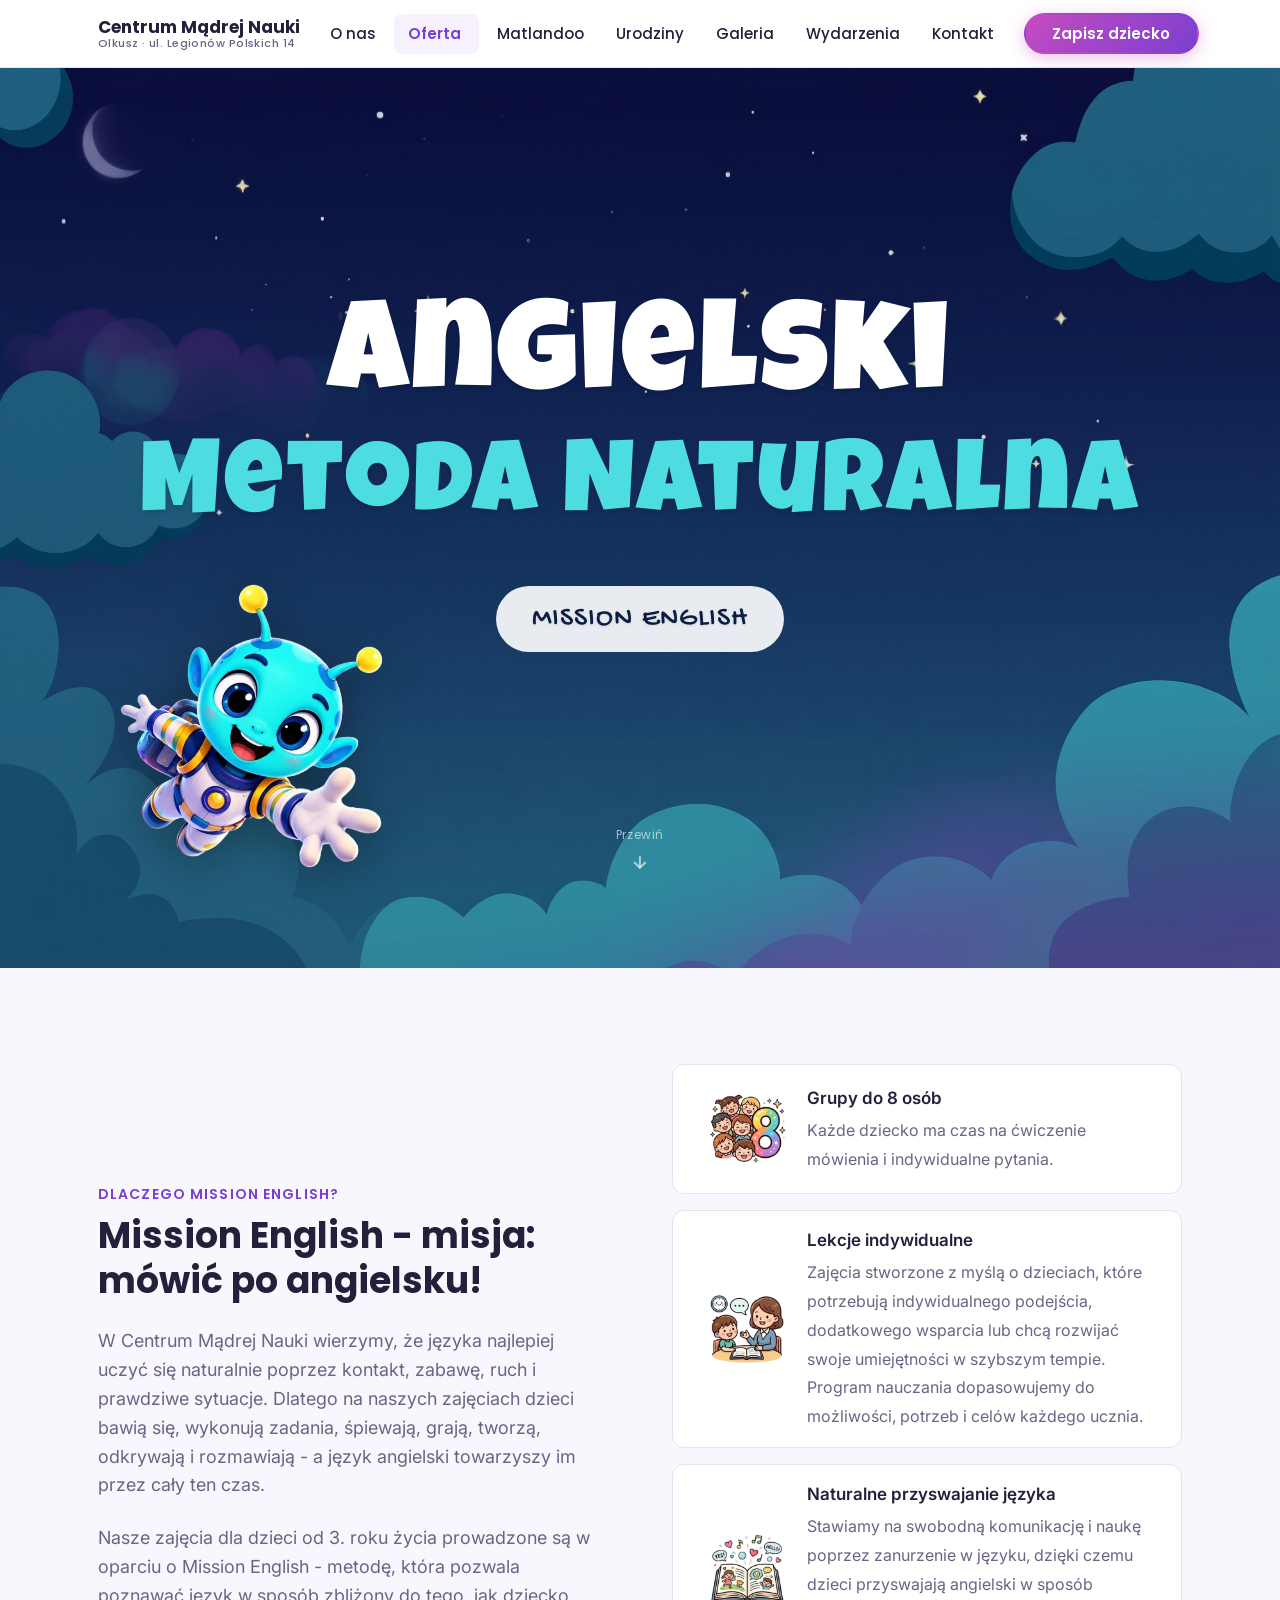
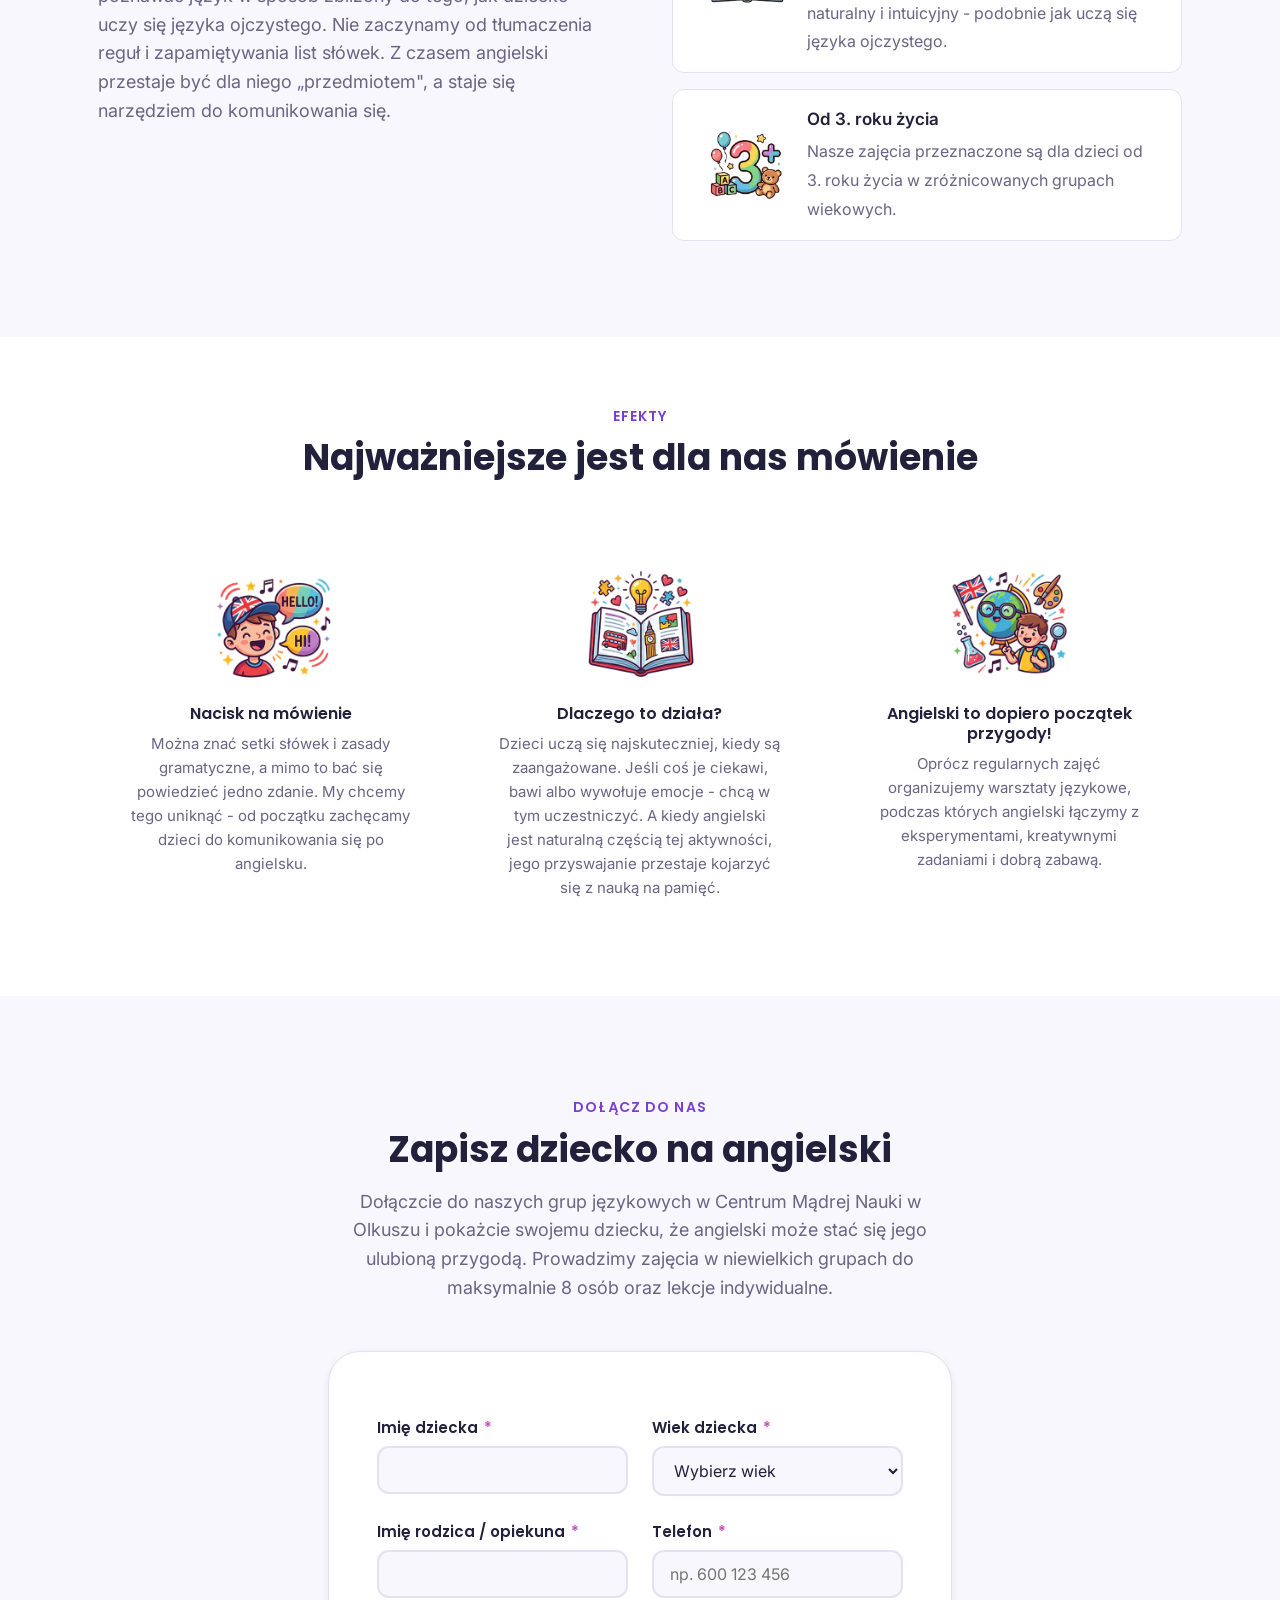
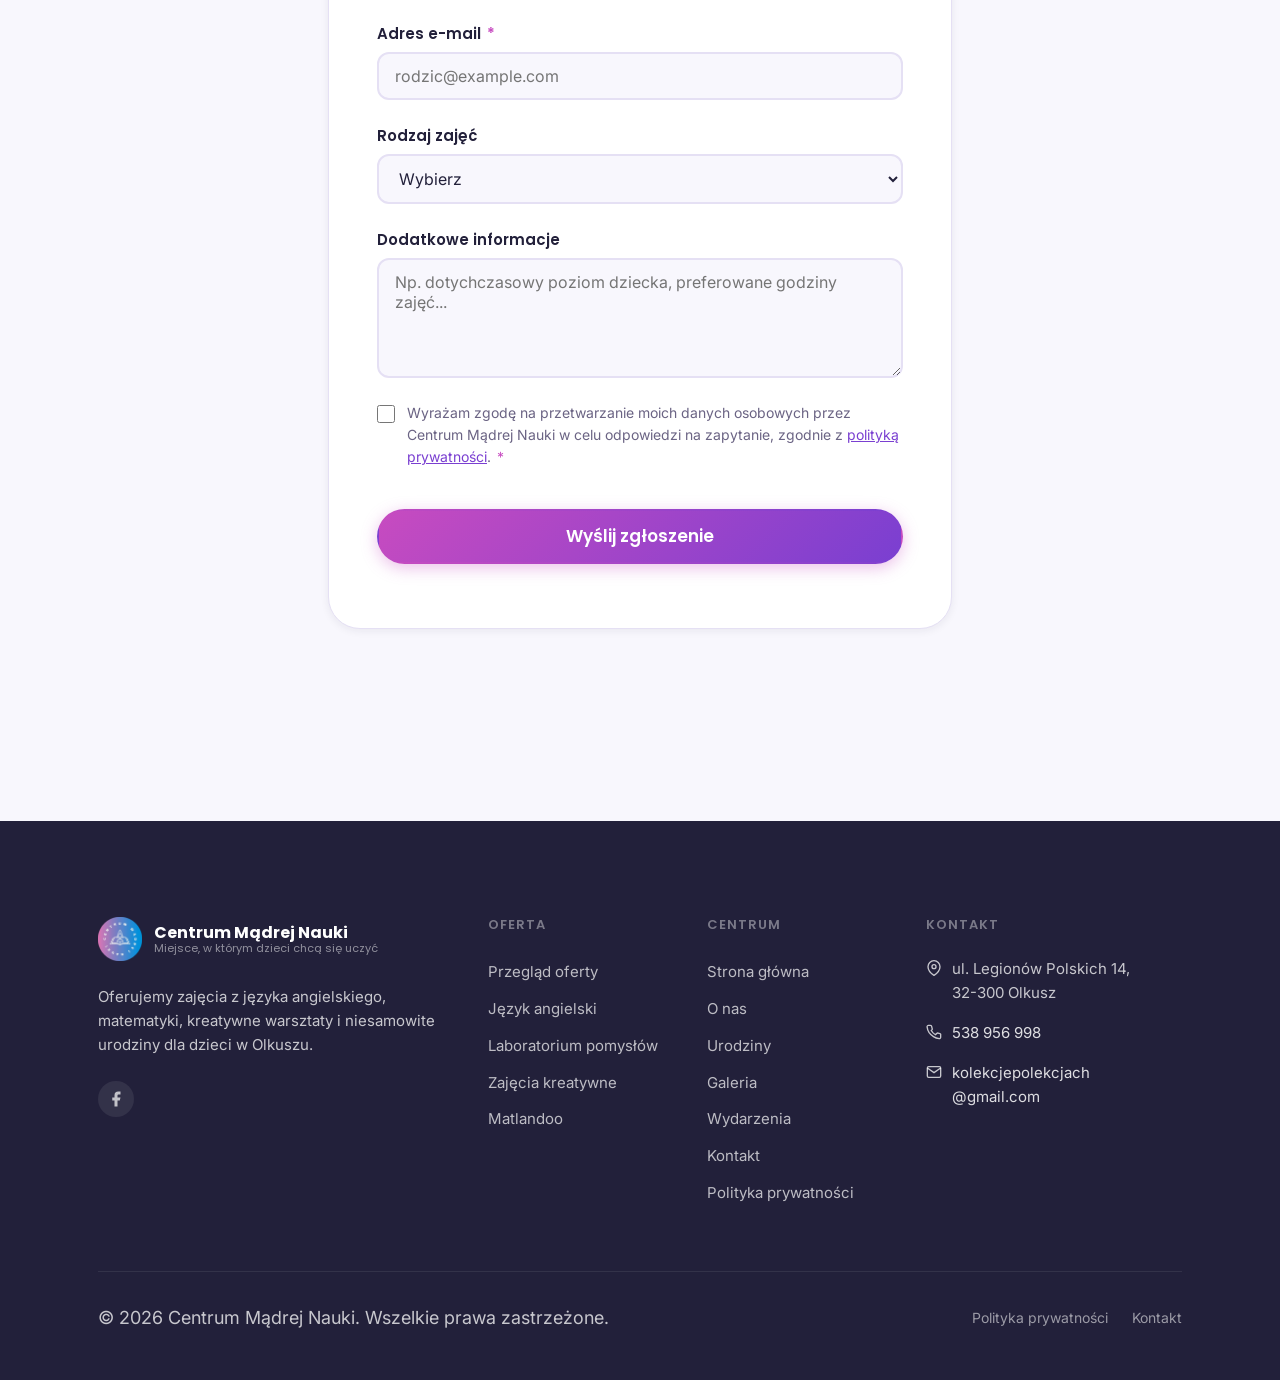
<file: oferta/angielski/index.html>
<!DOCTYPE html>
<html lang="pl">
<head>
  <meta charset="UTF-8">
  <meta name="viewport" content="width=device-width, initial-scale=1.0">
  <title>Język angielski - Centrum Mądrej Nauki Olkusz</title>
  <meta name="description" content="Język angielski metodą Mission English w Centrum Mądrej Nauki w Olkuszu. Grupy do 8 osób, lekcje indywidualne. Zapisz dziecko już dziś!">
  <link rel="canonical" href="https://centrummadrejnauki.pl/oferta/angielski">
  <link rel="icon" href="/assets/images/logo.svg" type="image/svg+xml">
  <link rel="preconnect" href="https://fonts.googleapis.com">
  <link rel="preconnect" href="https://fonts.gstatic.com" crossorigin>
  <link href="https://fonts.googleapis.com/css2?family=Poppins:wght@500;600;700&family=Inter:wght@400;500&display=swap" rel="stylesheet">
  <link href="https://fonts.googleapis.com/css2?family=Gochi+Hand&family=Luckiest+Guy&display=swap" rel="stylesheet">
  <link rel="stylesheet" href="/assets/css/style.css">
</head>
<body>
<main>

  <section class="page-hero page-hero--angielski">
    <img src="/assets/images/AngielskiNew/AstronatuaIcon.png" alt="" class="hero-icon" aria-hidden="true">
    <div class="container">
      <h1><span>Angielski</span><span style="color:#4DDDE1">Metoda Naturalna</span></h1>
      <p>Mission English</p>
    </div>
    <div class="hero-scroll" aria-hidden="true">
      <span>Przewiń</span>
      <svg width="20" height="20" viewBox="0 0 24 24" fill="none" stroke="currentColor" stroke-width="2.5"><line x1="12" y1="5" x2="12" y2="19"/><polyline points="19 12 12 19 5 12"/></svg>
    </div>
  </section>

  <!-- O metodzie -->
  <section class="section" aria-labelledby="metoda-heading">
    <div class="container">
      <div class="grid-2" style="gap:var(--sp-8);align-items:center">
        <div>
          <span class="section__label">Dlaczego Mission English?</span>
          <h2 id="metoda-heading" style="margin-bottom:var(--sp-3)">Mission English - misja: mówić po angielsku!</h2>
          <p style="margin-bottom:var(--sp-3);color:var(--c-muted)">W Centrum Mądrej Nauki wierzymy, że języka najlepiej uczyć się naturalnie poprzez kontakt, zabawę, ruch i prawdziwe sytuacje. Dlatego na naszych zajęciach dzieci bawią się, wykonują zadania, śpiewają, grają, tworzą, odkrywają i rozmawiają - a język angielski towarzyszy im przez cały ten czas.</p>
          <p style="color:var(--c-muted)">Nasze zajęcia dla dzieci od 3. roku życia prowadzone są w oparciu o Mission English - metodę, która pozwala poznawać język w sposób zbliżony do tego, jak dziecko uczy się języka ojczystego. Nie zaczynamy od tłumaczenia reguł i zapamiętywania list słówek. Z czasem angielski przestaje być dla niego „przedmiotem", a staje się narzędziem do komunikowania się.</p>
        </div>
        <div class="info-list">
          <li>
            <div class="info-icon"><img src="/assets/images/Angielski/Icon_4.png" alt=""></div>
            <div class="info-text"><strong>Grupy do 8 osób</strong><span>Każde dziecko ma czas na ćwiczenie mówienia i indywidualne pytania.</span></div>
          </li>
          <li>
            <div class="info-icon"><img src="/assets/images/Angielski/Icon_5.png" alt=""></div>
            <div class="info-text"><strong>Lekcje indywidualne</strong><span>Zajęcia stworzone z myślą o dzieciach, które potrzebują indywidualnego podejścia, dodatkowego wsparcia lub chcą rozwijać swoje umiejętności w szybszym tempie. Program nauczania dopasowujemy do możliwości, potrzeb i celów każdego ucznia.</span></div>
          </li>
          <li>
            <div class="info-icon"><img src="/assets/images/Angielski/Icon_6.png" alt=""></div>
            <div class="info-text"><strong>Naturalne przyswajanie języka</strong><span>Stawiamy na swobodną komunikację i naukę poprzez zanurzenie w języku, dzięki czemu dzieci przyswajają angielski w sposób naturalny i intuicyjny - podobnie jak uczą się języka ojczystego.</span></div>
          </li>
          <li>
            <div class="info-icon"><img src="/assets/images/Angielski/Icon_7.png" alt=""></div>
            <div class="info-text"><strong>Od 3. roku życia</strong><span>Nasze zajęcia przeznaczone są dla dzieci od 3. roku życia w zróżnicowanych grupach wiekowych.</span></div>
          </li>
        </div>
      </div>
    </div>
  </section>

  <!-- Dlaczego to działa -->
  <section class="section--sm" style="background:var(--c-surface)" aria-labelledby="dlaczego-heading">
    <div class="container">
      <div class="section__header">
        <span class="section__label">Efekty</span>
        <h2 id="dlaczego-heading" class="section__title">Najważniejsze jest dla nas mówienie</h2>
      </div>
      <div class="grid-3">
        <div style="text-align:center;padding:var(--sp-4)">
          <div style="margin-bottom:var(--sp-2)"><img src="/assets/images/Angielski/Icon_1.png" alt="" style="width:8rem;height:8rem;object-fit:contain;display:block;margin:0 auto"></div>
          <h3 style="font-size:1rem;margin-bottom:.5rem">Nacisk na mówienie</h3>
          <p style="font-size:.9375rem;color:var(--c-muted)">Można znać setki słówek i zasady gramatyczne, a mimo to bać się powiedzieć jedno zdanie. My chcemy tego uniknąć - od początku zachęcamy dzieci do komunikowania się po angielsku.</p>
        </div>
        <div style="text-align:center;padding:var(--sp-4)">
          <div style="margin-bottom:var(--sp-2)"><img src="/assets/images/Angielski/Icon2.png" alt="" style="width:8rem;height:8rem;object-fit:contain;display:block;margin:0 auto"></div>
          <h3 style="font-size:1rem;margin-bottom:.5rem">Dlaczego to działa?</h3>
          <p style="font-size:.9375rem;color:var(--c-muted)">Dzieci uczą się najskuteczniej, kiedy są zaangażowane. Jeśli coś je ciekawi, bawi albo wywołuje emocje - chcą w tym uczestniczyć. A kiedy angielski jest naturalną częścią tej aktywności, jego przyswajanie przestaje kojarzyć się z nauką na pamięć.</p>
        </div>
        <div style="text-align:center;padding:var(--sp-4)">
          <div style="margin-bottom:var(--sp-2)"><img src="/assets/images/Angielski/Icon_3.png" alt="" style="width:8rem;height:8rem;object-fit:contain;display:block;margin:0 auto"></div>
          <h3 style="font-size:1rem;margin-bottom:.5rem">Angielski to dopiero początek przygody!</h3>
          <p style="font-size:.9375rem;color:var(--c-muted)">Oprócz regularnych zajęć organizujemy warsztaty językowe, podczas których angielski łączymy z eksperymentami, kreatywnymi zadaniami i dobrą zabawą.</p>
        </div>
      </div>
    </div>
  </section>

  <!-- Formularz zapisu -->
  <section class="section" id="formularz-zapisu" aria-labelledby="form-heading">
    <div class="container" style="max-width:720px">
      <div class="section__header">
        <span class="section__label">Dołącz do nas</span>
        <h2 id="form-heading" class="section__title">Zapisz dziecko na angielski</h2>
        <p class="section__desc">Dołączcie do naszych grup językowych w Centrum Mądrej Nauki w Olkuszu i pokażcie swojemu dziecku, że angielski może stać się jego ulubioną przygodą. Prowadzimy zajęcia w niewielkich grupach do maksymalnie 8 osób oraz lekcje indywidualne.</p>
      </div>

      <div data-form-wrap>
        <form name="zapis-angielski" method="POST" data-form="true" class="form-section" novalidate>
          <input type="hidden" name="form-name" value="zapis-angielski">
          <p class="honeypot"><label>Nie wypełniaj: <input name="bot-field"></label></p>

          <div class="form-row">
            <div class="form-group">
              <label for="imie-dziecka">Imię dziecka <span class="req" aria-hidden="true">*</span></label>
              <input type="text" id="imie-dziecka" name="imie-dziecka" required minlength="2" autocomplete="off">
              <span class="field-error" id="imie-dziecka-error" role="alert"></span>
            </div>
            <div class="form-group">
              <label for="wiek-dziecka">Wiek dziecka <span class="req" aria-hidden="true">*</span></label>
              <select id="wiek-dziecka" name="wiek-dziecka" required>
                <option value="">Wybierz wiek</option>
                <option>5 lat</option><option>6 lat</option><option>7 lat</option>
                <option>8 lat</option><option>9 lat</option><option>10 lat</option>
                <option>11 lat</option><option>12 lat</option><option>13+ lat</option>
              </select>
              <span class="field-error" role="alert"></span>
            </div>
          </div>

          <div class="form-row">
            <div class="form-group">
              <label for="imie-rodzica">Imię rodzica / opiekuna <span class="req" aria-hidden="true">*</span></label>
              <input type="text" id="imie-rodzica" name="imie-rodzica" required minlength="2" autocomplete="name">
              <span class="field-error" role="alert"></span>
            </div>
            <div class="form-group">
              <label for="telefon">Telefon <span class="req" aria-hidden="true">*</span></label>
              <input type="tel" id="telefon" name="telefon" required autocomplete="tel" placeholder="np. 600 123 456">
              <span class="field-error" role="alert"></span>
            </div>
          </div>

          <div class="form-group">
            <label for="email">Adres e-mail <span class="req" aria-hidden="true">*</span></label>
            <input type="email" id="email" name="email" required autocomplete="email" placeholder="rodzic@example.com">
            <span class="field-error" role="alert"></span>
          </div>

          <div class="form-group">
            <label for="zajecia">Rodzaj zajęć</label>
            <select id="zajecia" name="zajecia">
              <option value="">Wybierz</option>
              <option>Grupa (do 8 osób)</option>
              <option>Lekcje indywidualne</option>
              <option>Nie wiem - proszę o kontakt</option>
            </select>
            <span class="field-error" role="alert"></span>
          </div>

          <div class="form-group">
            <label for="wiadomosc">Dodatkowe informacje</label>
            <textarea id="wiadomosc" name="wiadomosc" placeholder="Np. dotychczasowy poziom dziecka, preferowane godziny zajęć..."></textarea>
          </div>

          <div class="form-checkbox">
            <input type="checkbox" id="gdpr" name="gdpr" required>
            <label for="gdpr">Wyrażam zgodę na przetwarzanie moich danych osobowych przez Centrum Mądrej Nauki w celu odpowiedzi na zapytanie, zgodnie z <a href="/polityka-prywatnosci">polityką prywatności</a>. <span class="req" aria-hidden="true">*</span></label>
          </div>
          <span class="field-error" role="alert" id="gdpr-error"></span>

          <button type="submit" class="btn btn--primary btn--lg" style="width:100%;justify-content:center;margin-top:var(--sp-2)">
            Wyślij zgłoszenie
          </button>
        </form>

        <div class="form-success" role="alert">
          <svg width="48" height="48" viewBox="0 0 24 24" fill="none" stroke="currentColor" stroke-width="2" aria-hidden="true"><circle cx="12" cy="12" r="10"/><polyline points="9 12 11 14 15 10"/></svg>
          <h3>Zgłoszenie wysłane!</h3>
          <p>Skontaktujemy się z Tobą w ciągu 24 godzin. W pilnych sprawach zadzwoń: <a href="tel:+48538956998" style="color:var(--c-violet)">538 956 998</a></p>
        </div>
      </div>

    </div>
  </section>

</main>
<script src="/assets/js/layout.js"></script>
<script src="/assets/js/forms.js"></script>
</body>
</html>
</file>
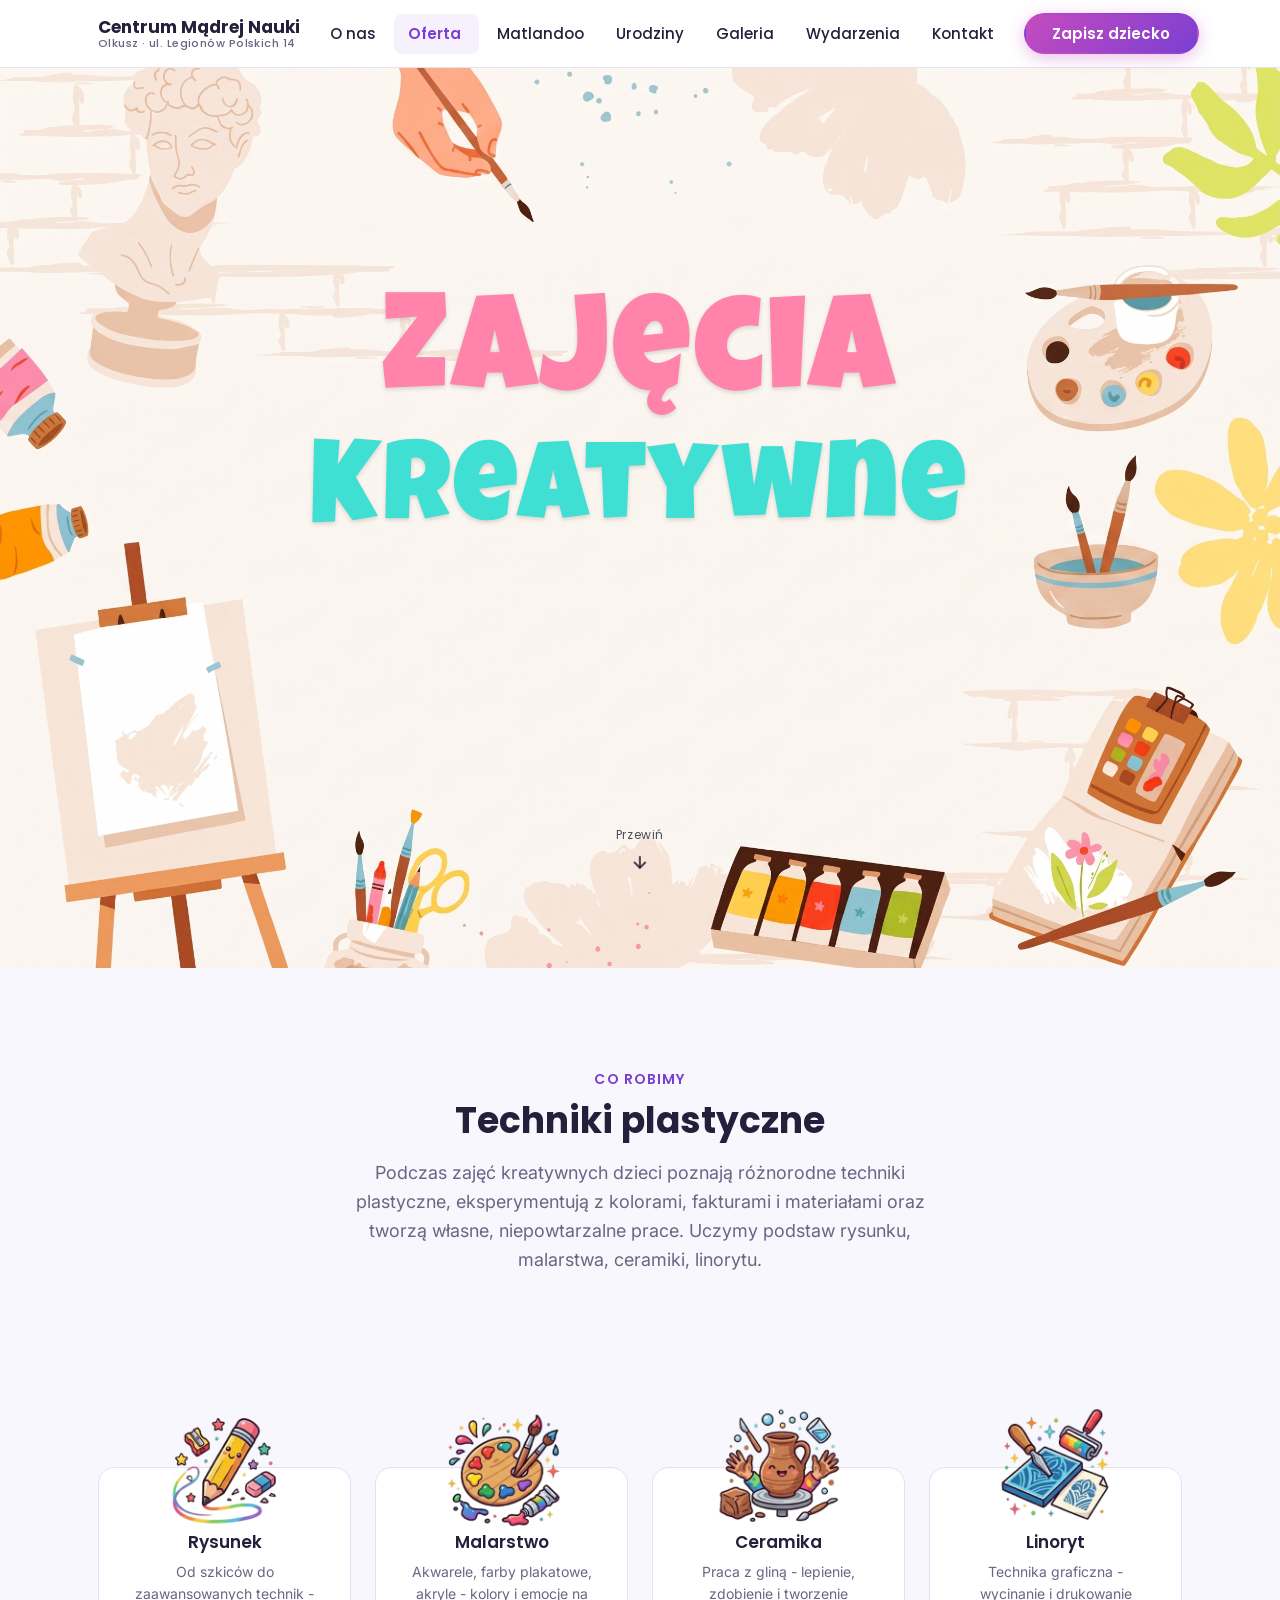
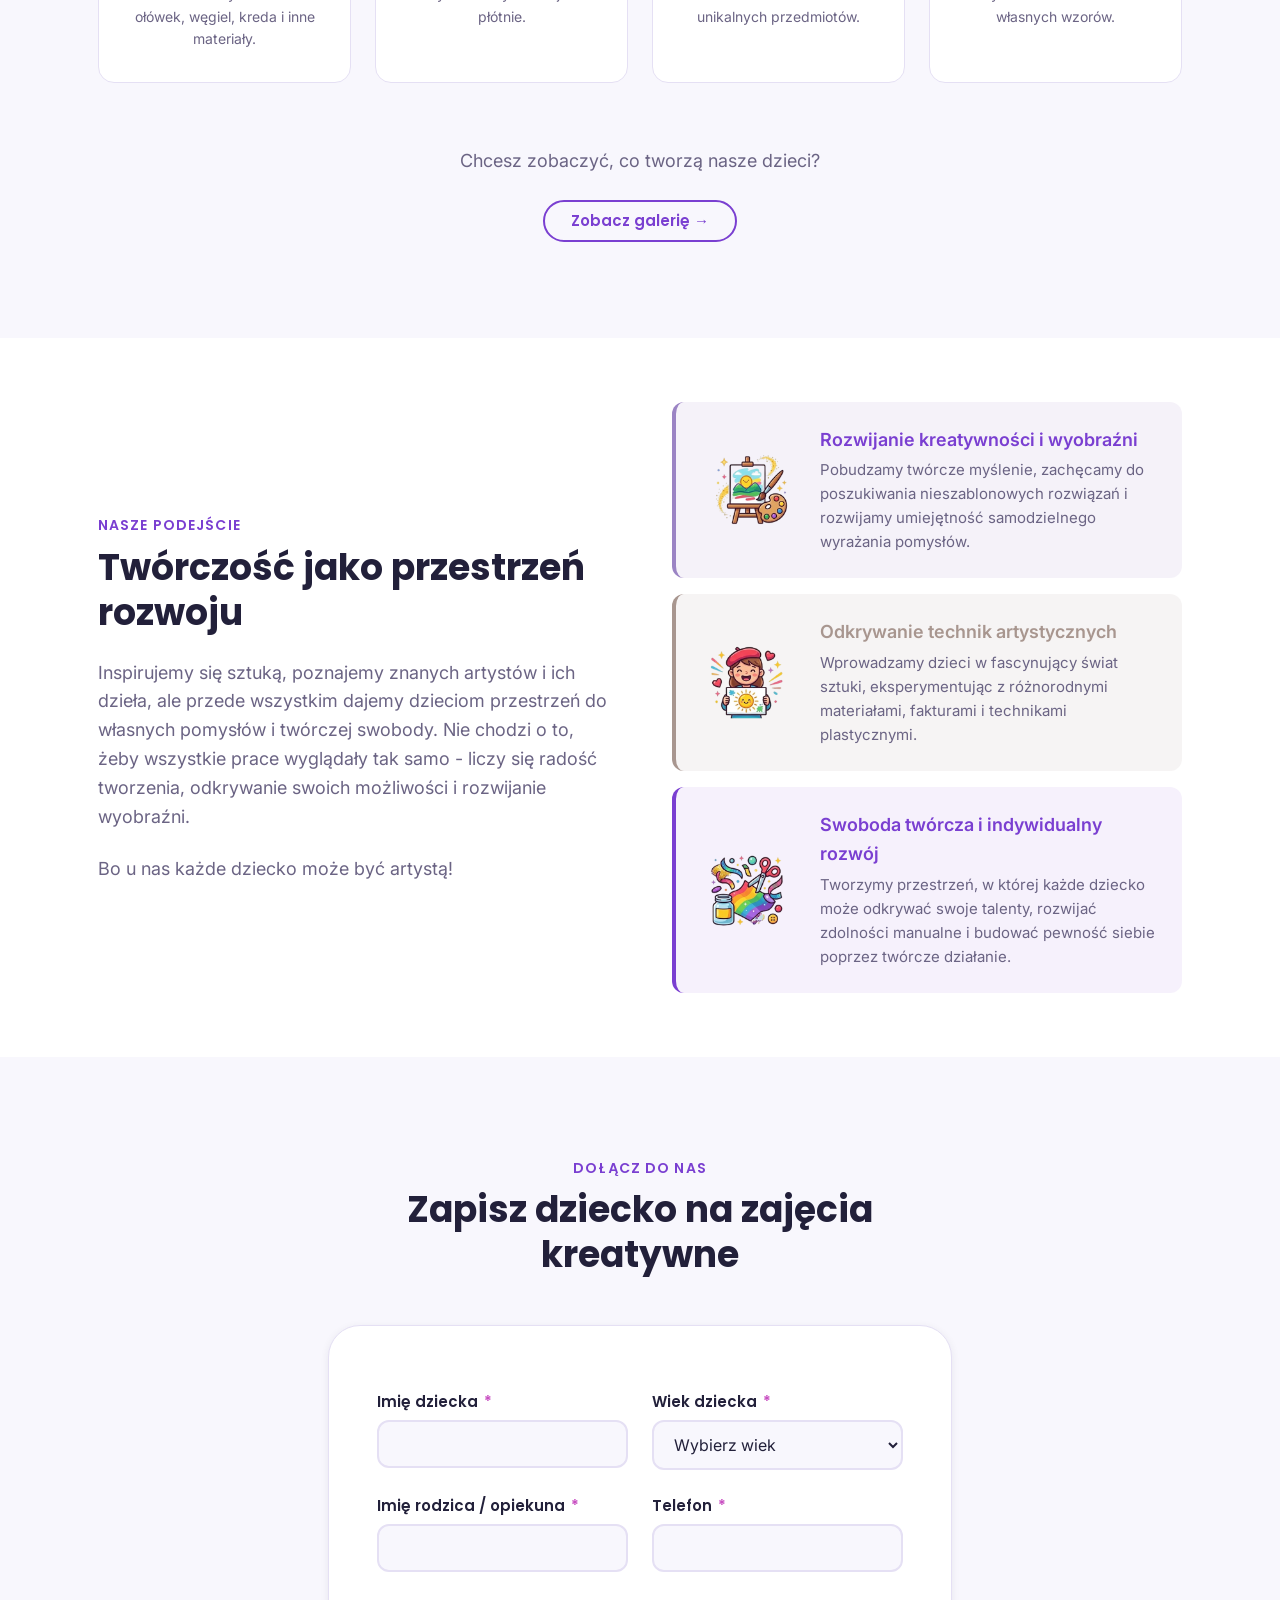
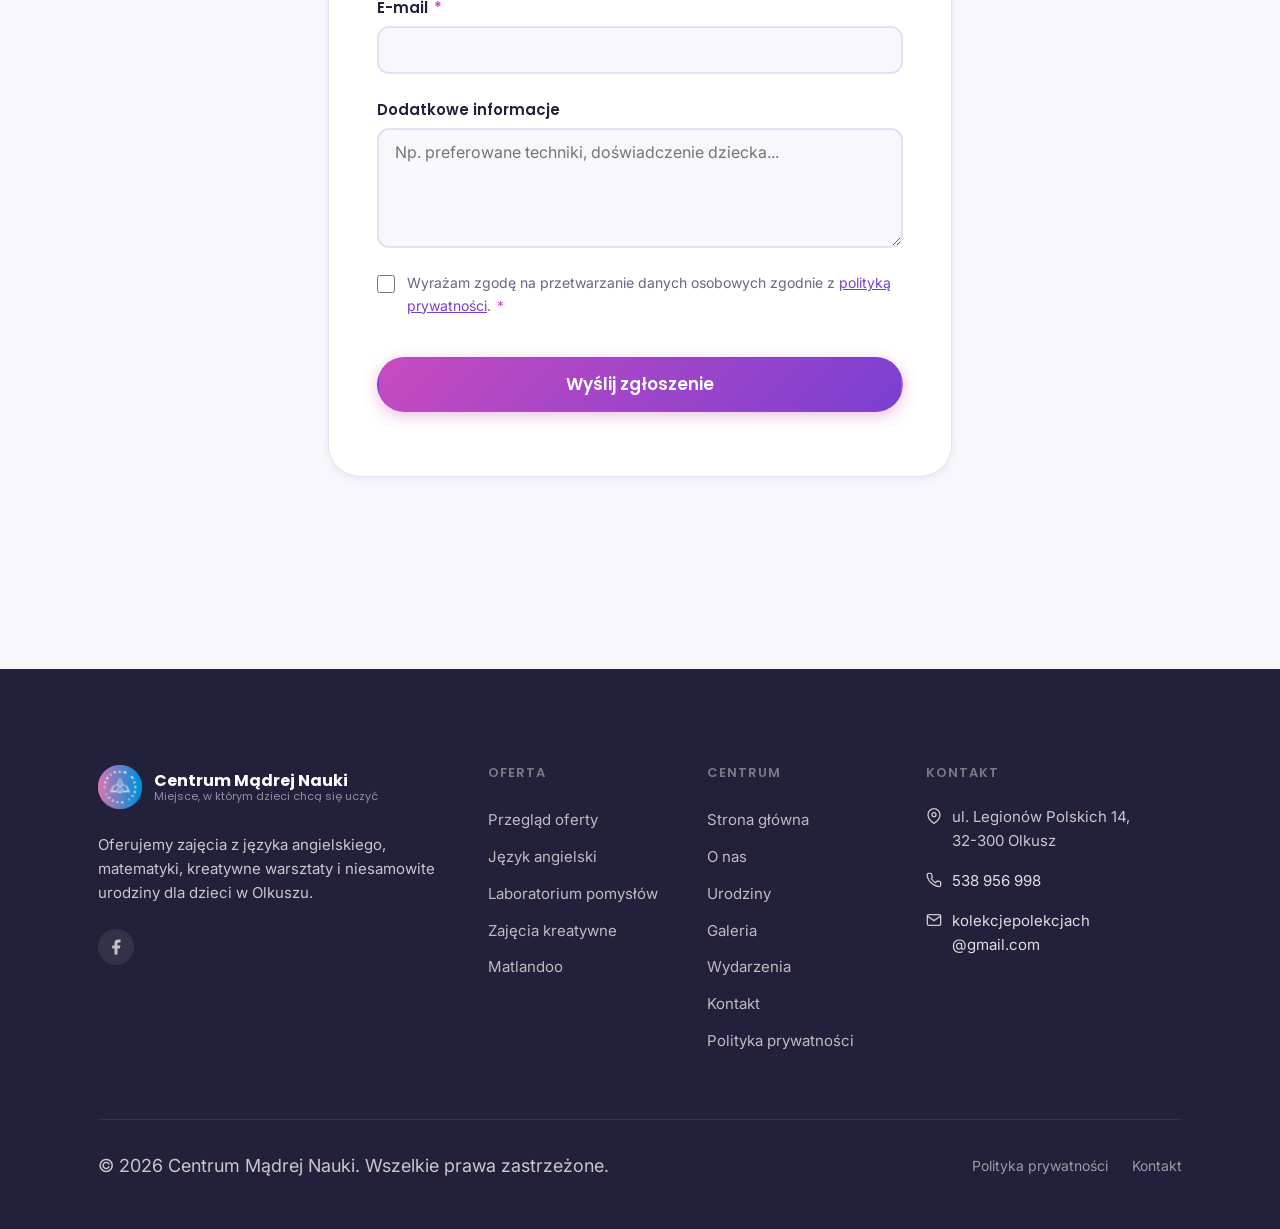
<file: oferta/kreatywne/index.html>
<!DOCTYPE html>
<html lang="pl">
<head>
  <meta charset="UTF-8">
  <meta name="viewport" content="width=device-width, initial-scale=1.0">
  <title>Zajęcia kreatywne - Centrum Mądrej Nauki Olkusz</title>
  <meta name="description" content="Zajęcia plastyczne i kreatywne dla dzieci w Olkuszu: rysunek, malarstwo, ceramika, linoryt. Centrum Mądrej Nauki.">
  <link rel="canonical" href="https://centrummadrejnauki.pl/oferta/kreatywne">
  <link rel="icon" href="/assets/images/logo.svg" type="image/svg+xml">
  <link rel="preconnect" href="https://fonts.googleapis.com">
  <link rel="preconnect" href="https://fonts.gstatic.com" crossorigin>
  <link href="https://fonts.googleapis.com/css2?family=Poppins:wght@500;600;700&family=Inter:wght@400;500&display=swap" rel="stylesheet">
  <link href="https://fonts.googleapis.com/css2?family=Luckiest+Guy&display=swap" rel="stylesheet">
  <link rel="stylesheet" href="/assets/css/style.css">
</head>
<body>
<main>

  <section class="page-hero page-hero--kreatywne">
    <div class="container">
      <h1><span>Zajęcia</span><span>Kreatywne</span></h1>
    </div>
    <div class="hero-scroll" aria-hidden="true">
      <span>Przewiń</span>
      <svg width="20" height="20" viewBox="0 0 24 24" fill="none" stroke="currentColor" stroke-width="2.5"><line x1="12" y1="5" x2="12" y2="19"/><polyline points="19 12 12 19 5 12"/></svg>
    </div>
  </section>

  <!-- Techniki -->
  <section class="section" aria-labelledby="techniki-heading">
    <div class="container">
      <div class="section__header">
        <span class="section__label">Co robimy</span>
        <h2 id="techniki-heading" class="section__title">Techniki plastyczne</h2>
        <p class="section__desc">Podczas zajęć kreatywnych dzieci poznają różnorodne techniki plastyczne, eksperymentują z kolorami, fakturami i materiałami oraz tworzą własne, niepowtarzalne prace. Uczymy podstaw rysunku, malarstwa, ceramiki, linorytu.</p>
      </div>
      <div class="grid-4" style="padding-top:4.5rem">
        <div class="format-card">
          <img class="format-card__icon" src="/assets/images/Zajęcia_kreatywne/Icon_1.png" alt="">
          <h3 style="font-size:1.0625rem;margin-bottom:.5rem">Rysunek</h3>
          <p style="font-size:.875rem;color:var(--c-muted)">Od szkiców do zaawansowanych technik - ołówek, węgiel, kreda i inne materiały.</p>
        </div>
        <div class="format-card">
          <img class="format-card__icon" src="/assets/images/Zajęcia_kreatywne/Icon_2.png" alt="">
          <h3 style="font-size:1.0625rem;margin-bottom:.5rem">Malarstwo</h3>
          <p style="font-size:.875rem;color:var(--c-muted)">Akwarele, farby plakatowe, akryle - kolory i emocje na płótnie.</p>
        </div>
        <div class="format-card">
          <img class="format-card__icon" src="/assets/images/Zajęcia_kreatywne/Icon_3.png" alt="">
          <h3 style="font-size:1.0625rem;margin-bottom:.5rem">Ceramika</h3>
          <p style="font-size:.875rem;color:var(--c-muted)">Praca z gliną - lepienie, zdobienie i tworzenie unikalnych przedmiotów.</p>
        </div>
        <div class="format-card">
          <img class="format-card__icon" src="/assets/images/Zajęcia_kreatywne/Icon_4.png" alt="">
          <h3 style="font-size:1.0625rem;margin-bottom:.5rem">Linoryt</h3>
          <p style="font-size:.875rem;color:var(--c-muted)">Technika graficzna - wycinanie i drukowanie własnych wzorów.</p>
        </div>
      </div>
      <div style="text-align:center;margin-top:var(--sp-8)">
        <p style="color:var(--c-muted);margin-bottom:var(--sp-3)">Chcesz zobaczyć, co tworzą nasze dzieci?</p>
        <a href="/galeria" class="btn btn--secondary">Zobacz galerię →</a>
      </div>
    </div>
  </section>

  <!-- O podejściu -->
  <section class="section--sm" style="background:var(--c-surface)" aria-labelledby="podejscie-heading">
    <div class="container">
      <div class="grid-2" style="gap:var(--sp-8);align-items:center">
        <div>
          <span class="section__label">Nasze podejście</span>
          <h2 id="podejscie-heading" style="margin-bottom:var(--sp-3)">Twórczość jako przestrzeń rozwoju</h2>
          <p style="margin-bottom:var(--sp-3);color:var(--c-muted)">Inspirujemy się sztuką, poznajemy znanych artystów i ich dzieła, ale przede wszystkim dajemy dzieciom przestrzeń do własnych pomysłów i twórczej swobody. Nie chodzi o to, żeby wszystkie prace wyglądały tak samo - liczy się radość tworzenia, odkrywanie swoich możliwości i rozwijanie wyobraźni.</p>
          <p style="color:var(--c-muted)">Bo u nas każde dziecko może być artystą!</p>
        </div>
        <div style="display:flex;flex-direction:column;gap:var(--sp-2)">
          <div style="background:rgba(155,132,196,.1);border-radius:var(--r-md);padding:var(--sp-3);border-left:4px solid var(--accent-lavender);display:flex;align-items:center;gap:var(--sp-3)">
            <img src="/assets/images/Zajęcia_kreatywne/Icon_5.png" alt="" style="width:6rem;height:6rem;object-fit:contain;flex-shrink:0">
            <div><strong style="color:var(--c-violet)">Rozwijanie kreatywności i wyobraźni</strong>
            <p style="font-size:.9375rem;color:var(--c-muted);margin-top:.25rem">Pobudzamy twórcze myślenie, zachęcamy do poszukiwania nieszablonowych rozwiązań i rozwijamy umiejętność samodzielnego wyrażania pomysłów.</p></div>
          </div>
          <div style="background:rgba(168,150,143,.1);border-radius:var(--r-md);padding:var(--sp-3);border-left:4px solid var(--accent-mauve);display:flex;align-items:center;gap:var(--sp-3)">
            <img src="/assets/images/Zajęcia_kreatywne/Icon_6.png" alt="" style="width:6rem;height:6rem;object-fit:contain;flex-shrink:0">
            <div><strong style="color:var(--accent-mauve)">Odkrywanie technik artystycznych</strong>
            <p style="font-size:.9375rem;color:var(--c-muted);margin-top:.25rem">Wprowadzamy dzieci w fascynujący świat sztuki, eksperymentując z różnorodnymi materiałami, fakturami i technikami plastycznymi.</p></div>
          </div>
          <div style="background:rgba(122,63,209,.07);border-radius:var(--r-md);padding:var(--sp-3);border-left:4px solid var(--c-violet);display:flex;align-items:center;gap:var(--sp-3)">
            <img src="/assets/images/Zajęcia_kreatywne/Icon_7.png" alt="" style="width:6rem;height:6rem;object-fit:contain;flex-shrink:0">
            <div><strong style="color:var(--c-violet)">Swoboda twórcza i indywidualny rozwój</strong>
            <p style="font-size:.9375rem;color:var(--c-muted);margin-top:.25rem">Tworzymy przestrzeń, w której każde dziecko może odkrywać swoje talenty, rozwijać zdolności manualne i budować pewność siebie poprzez twórcze działanie.</p></div>
          </div>
        </div>
      </div>
    </div>
  </section>

  <!-- Formularz zapisu -->
  <section class="section" id="formularz-zapisu" aria-labelledby="kr-form-heading">
    <div class="container" style="max-width:720px">
      <div class="section__header">
        <span class="section__label">Dołącz do nas</span>
        <h2 id="kr-form-heading" class="section__title">Zapisz dziecko na zajęcia kreatywne</h2>
      </div>
      <div data-form-wrap>
        <form name="zapis-kreatywne" method="POST" data-form="true" class="form-section" novalidate>
          <input type="hidden" name="form-name" value="zapis-kreatywne">
          <p class="honeypot"><label>Nie wypełniaj: <input name="bot-field"></label></p>

          <div class="form-row">
            <div class="form-group">
              <label for="k-dziecko">Imię dziecka <span class="req" aria-hidden="true">*</span></label>
              <input type="text" id="k-dziecko" name="imie-dziecka" required>
              <span class="field-error" role="alert"></span>
            </div>
            <div class="form-group">
              <label for="k-wiek">Wiek dziecka <span class="req" aria-hidden="true">*</span></label>
              <select id="k-wiek" name="wiek" required>
                <option value="">Wybierz wiek</option>
                <option>5 lat</option><option>6 lat</option><option>7 lat</option>
                <option>8 lat</option><option>9 lat</option><option>10 lat</option>
                <option>11 lat</option><option>12 lat</option><option>13+ lat</option>
              </select>
              <span class="field-error" role="alert"></span>
            </div>
          </div>
          <div class="form-row">
            <div class="form-group">
              <label for="k-rodzic">Imię rodzica / opiekuna <span class="req" aria-hidden="true">*</span></label>
              <input type="text" id="k-rodzic" name="imie-rodzica" required autocomplete="name">
              <span class="field-error" role="alert"></span>
            </div>
            <div class="form-group">
              <label for="k-tel">Telefon <span class="req" aria-hidden="true">*</span></label>
              <input type="tel" id="k-tel" name="telefon" required autocomplete="tel">
              <span class="field-error" role="alert"></span>
            </div>
          </div>
          <div class="form-group">
            <label for="k-email">E-mail <span class="req" aria-hidden="true">*</span></label>
            <input type="email" id="k-email" name="email" required autocomplete="email">
            <span class="field-error" role="alert"></span>
          </div>
          <div class="form-group">
            <label for="k-msg">Dodatkowe informacje</label>
            <textarea id="k-msg" name="wiadomosc" placeholder="Np. preferowane techniki, doświadczenie dziecka..."></textarea>
          </div>
          <div class="form-checkbox">
            <input type="checkbox" id="k-gdpr" name="gdpr" required>
            <label for="k-gdpr">Wyrażam zgodę na przetwarzanie danych osobowych zgodnie z <a href="/polityka-prywatnosci">polityką prywatności</a>. <span class="req" aria-hidden="true">*</span></label>
          </div>
          <span class="field-error" role="alert"></span>
          <button type="submit" class="btn btn--primary btn--lg" style="width:100%;justify-content:center;margin-top:var(--sp-2)">Wyślij zgłoszenie</button>
        </form>
        <div class="form-success" role="alert">
          <svg width="48" height="48" viewBox="0 0 24 24" fill="none" stroke="currentColor" stroke-width="2"><circle cx="12" cy="12" r="10"/><polyline points="9 12 11 14 15 10"/></svg>
          <h3>Zgłoszenie wysłane!</h3>
          <p>Skontaktujemy się wkrótce. Tel: <a href="tel:+48538956998" style="color:var(--c-violet)">538 956 998</a></p>
        </div>
      </div>
    </div>
  </section>

</main>
<script src="/assets/js/layout.js"></script>
<script src="/assets/js/forms.js"></script>
</body>
</html>
</file>
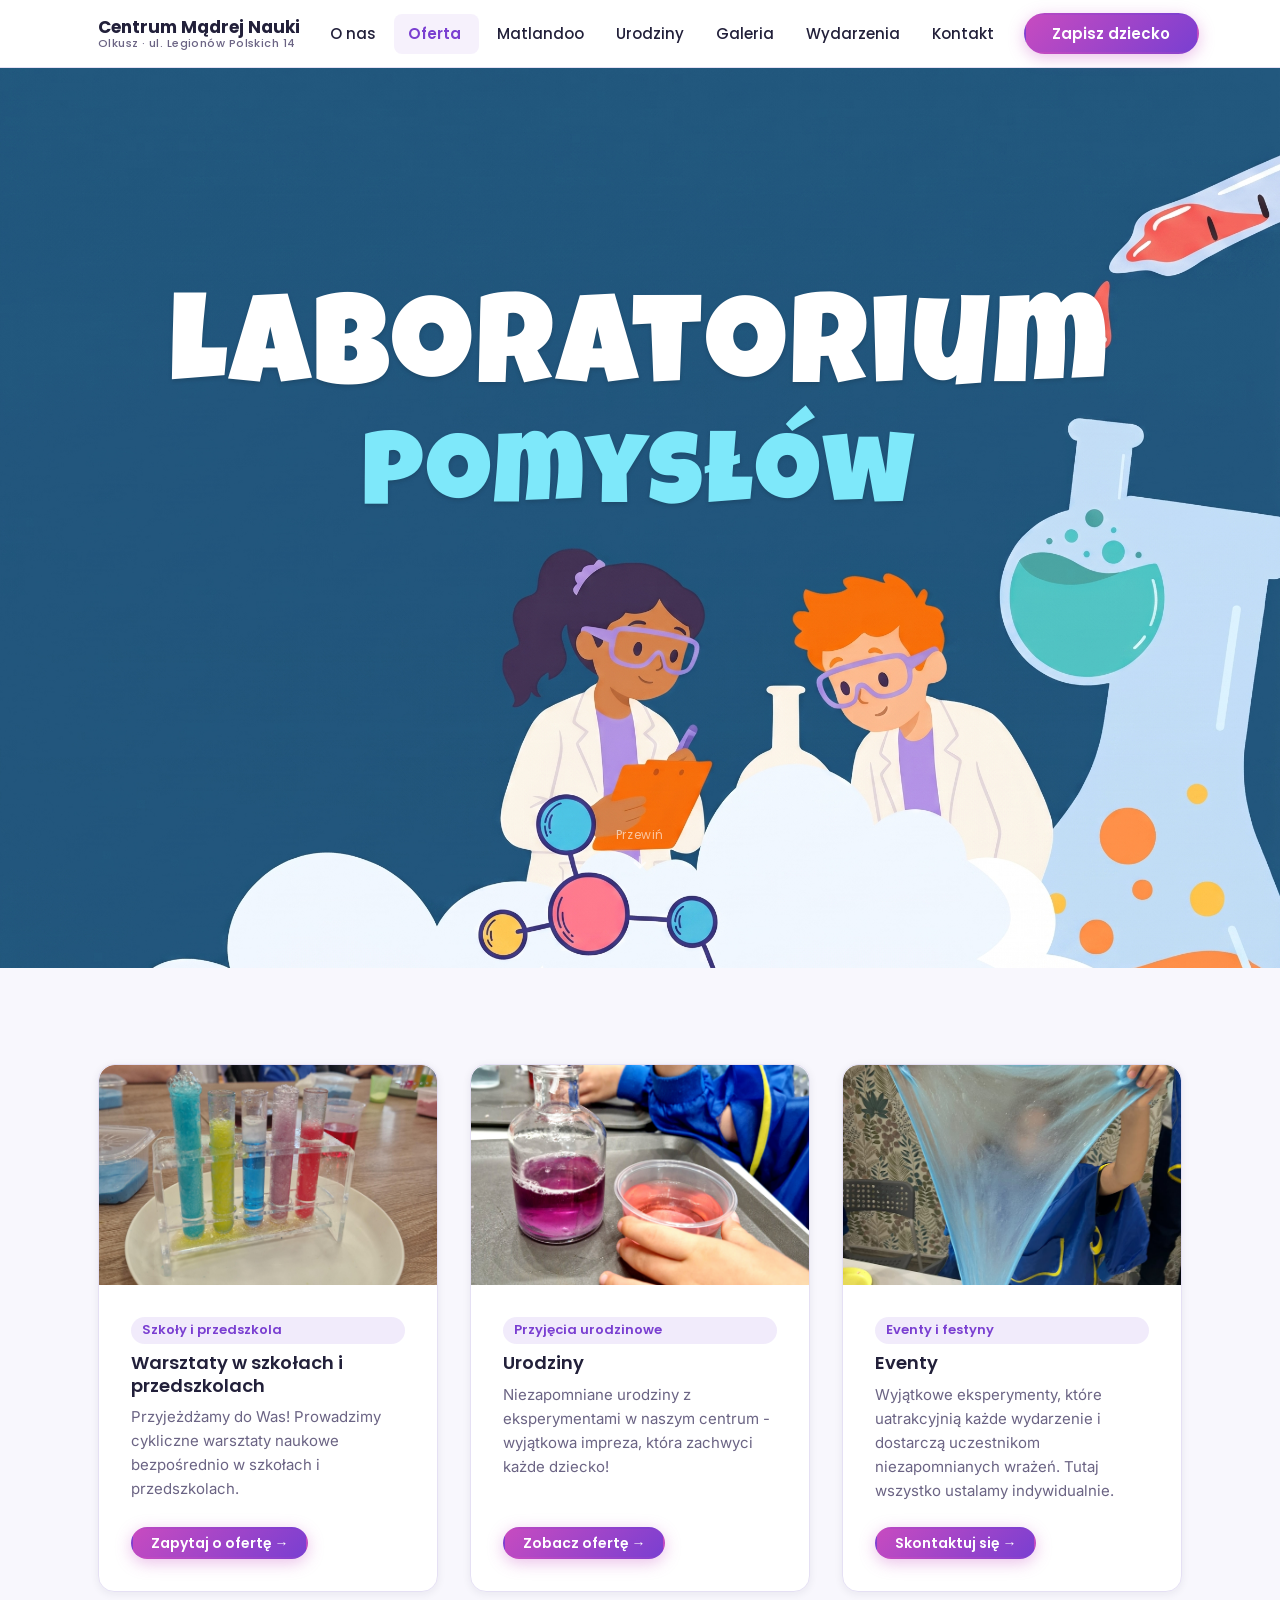
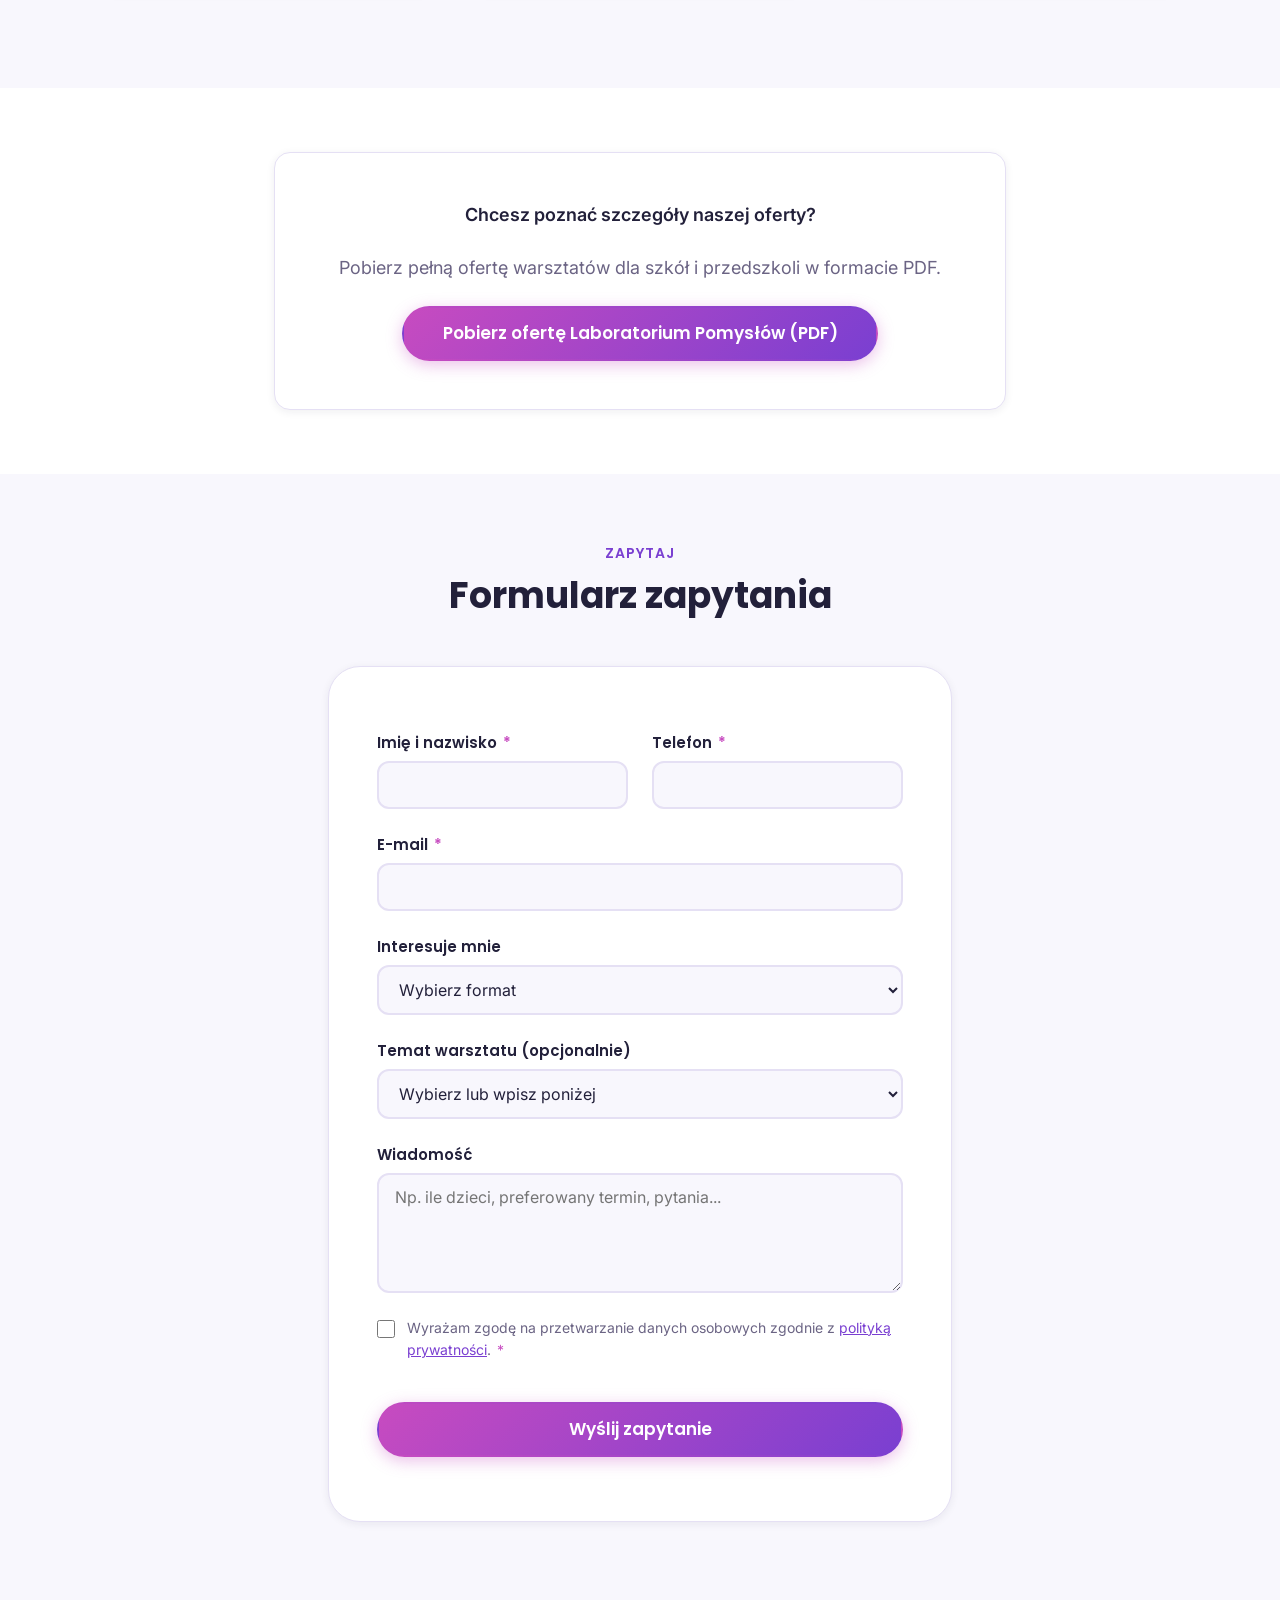
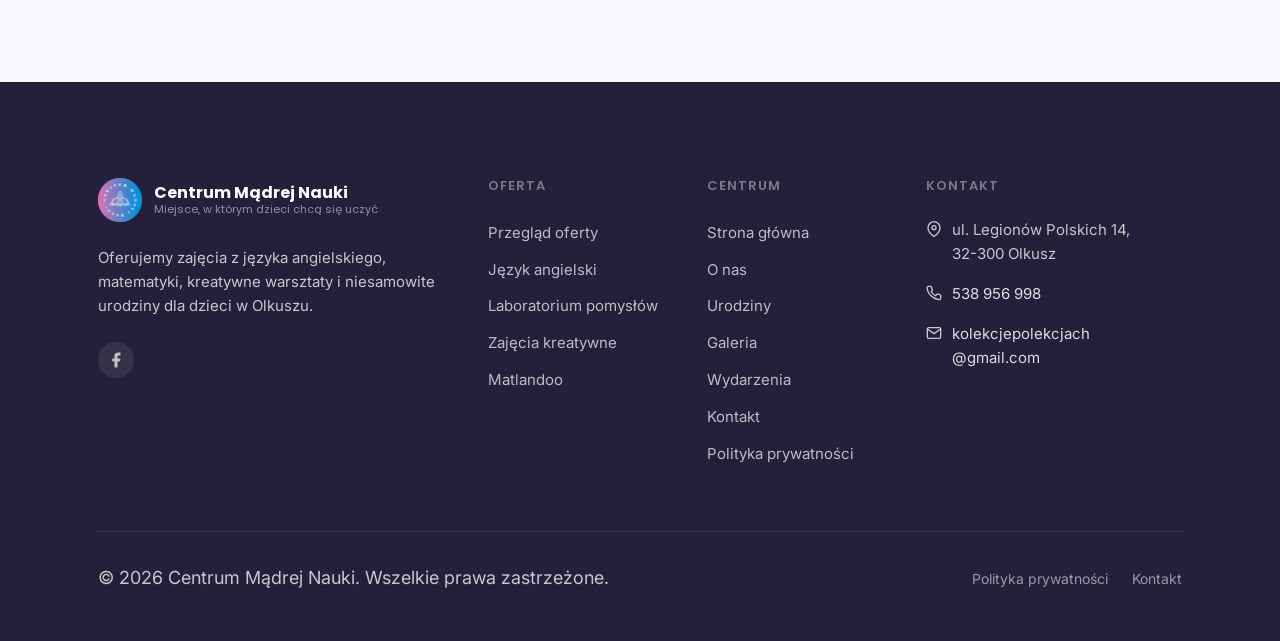
<file: oferta/laboratorium/index.html>
<!DOCTYPE html>
<html lang="pl">
<head>
  <meta charset="UTF-8">
  <meta name="viewport" content="width=device-width, initial-scale=1.0">
  <title>Laboratorium Pomysłów - Centrum Mądrej Nauki Olkusz</title>
  <meta name="description" content="Kreatywne warsztaty naukowe: SLIME, Szalony Naukowiec, Kraina Lodu, Warsztaty czekoladowe i więcej. Olkusz, Centrum Mądrej Nauki.">
  <link rel="canonical" href="https://centrummadrejnauki.pl/oferta/laboratorium">
  <link rel="icon" href="/assets/images/logo.svg" type="image/svg+xml">
  <link rel="preconnect" href="https://fonts.googleapis.com">
  <link rel="preconnect" href="https://fonts.gstatic.com" crossorigin>
  <link href="https://fonts.googleapis.com/css2?family=Poppins:wght@500;600;700&family=Inter:wght@400;500&display=swap" rel="stylesheet">
  <link href="https://fonts.googleapis.com/css2?family=Luckiest+Guy&display=swap" rel="stylesheet">
  <link rel="stylesheet" href="/assets/css/style.css">
</head>
<body>
<main>

  <section class="page-hero page-hero--laboratorium">
    <div class="container">
      <h1><span>Laboratorium</span><span>Pomysłów</span></h1>
    </div>
    <div class="hero-scroll" aria-hidden="true">
      <span>Przewiń</span>
      <svg width="20" height="20" viewBox="0 0 24 24" fill="none" stroke="currentColor" stroke-width="2.5"><line x1="12" y1="5" x2="12" y2="19"/><polyline points="19 12 12 19 5 12"/></svg>
    </div>
  </section>

  <!-- Warianty -->
  <section class="section section-alt">
    <div class="container">
      <div class="grid-3" style="gap:var(--sp-4)">

        <!-- Karta 1: Szkoły i przedszkola -->
        <div class="card">
          <img src="/assets/images/Labolatorium_pomysłów/1.jpg"
               alt="Warsztaty w szkołach i przedszkolach"
               loading="lazy"
               style="width:100%;height:220px;object-fit:cover;display:block;border-top-left-radius:var(--r-lg);border-top-right-radius:var(--r-lg);border-bottom-left-radius:0;border-bottom-right-radius:0">
          <div class="card__body" style="padding:var(--sp-4)">
            <span class="chip">Szkoły i przedszkola</span>
            <h3 class="card__title">Warsztaty w szkołach i przedszkolach</h3>
            <p class="card__desc">Przyjeżdżamy do Was! Prowadzimy cykliczne warsztaty naukowe bezpośrednio w szkołach i przedszkolach.</p>
            <div class="card__footer">
              <a href="#formularz" class="btn btn--primary btn--sm">Zapytaj o ofertę →</a>
            </div>
          </div>
        </div>

        <!-- Karta 2: Urodziny -->
        <div class="card">
          <img src="/assets/images/Labolatorium_pomysłów/2.jpg"
               alt="Urodziny z eksperymentami"
               loading="lazy"
               style="width:100%;height:220px;object-fit:cover;display:block;border-top-left-radius:var(--r-lg);border-top-right-radius:var(--r-lg);border-bottom-left-radius:0;border-bottom-right-radius:0">
          <div class="card__body" style="padding:var(--sp-4)">
            <span class="chip">Przyjęcia urodzinowe</span>
            <h3 class="card__title">Urodziny</h3>
            <p class="card__desc">Niezapomniane urodziny z eksperymentami w naszym centrum - wyjątkowa impreza, która zachwyci każde dziecko!</p>
            <div class="card__footer">
              <a href="/urodziny" class="btn btn--primary btn--sm">Zobacz ofertę →</a>
            </div>
          </div>
        </div>

        <!-- Karta 3: Eventy -->
        <div class="card">
          <img src="/assets/images/Labolatorium_pomysłów/3.JPG"
               alt="Eventy i warsztaty grupowe"
               loading="lazy"
               style="width:100%;height:220px;object-fit:cover;display:block;border-top-left-radius:var(--r-lg);border-top-right-radius:var(--r-lg);border-bottom-left-radius:0;border-bottom-right-radius:0">
          <div class="card__body" style="padding:var(--sp-4)">
            <span class="chip">Eventy i festyny</span>
            <h3 class="card__title">Eventy</h3>
            <p class="card__desc">Wyjątkowe eksperymenty, które uatrakcyjnią każde wydarzenie i dostarczą uczestnikom niezapomnianych wrażeń. Tutaj wszystko ustalamy indywidualnie.</p>
            <div class="card__footer">
              <a href="#formularz" class="btn btn--primary btn--sm">Skontaktuj się →</a>
            </div>
          </div>
        </div>

      </div>
    </div>
  </section>


  <!-- Cennik – zakomentowany, można przywrócić
  <section class="section" aria-labelledby="cennik-heading">
    <div class="container" style="max-width:760px">
      <div class="section__header">
        <span class="section__label">Cennik</span>
        <h2 id="cennik-heading" class="section__title">Orientacyjne ceny</h2>
        <p class="section__desc">Ceny mogą się różnić w zależności od tematu, grupy i wybranego pakietu. Skontaktuj się, by poznać dokładną wycenę.</p>
      </div>
      <div style="display:flex;flex-direction:column;gap:var(--sp-2)">
        <div style="display:flex;justify-content:space-between;align-items:center;padding:var(--sp-3) var(--sp-4);background:var(--c-surface);border-radius:var(--r-md);border:1px solid var(--c-border)">
          <div><strong>Warsztaty jednorazowe</strong><br><span style="font-size:.875rem;color:var(--c-muted)">Pojedyncze spotkanie, ~1,5–2 h</span></div>
          <div style="font-family:var(--font-heading);font-weight:700;color:var(--c-violet);font-size:1.125rem;white-space:nowrap">zapytaj o cenę</div>
        </div>
        <div style="display:flex;justify-content:space-between;align-items:center;padding:var(--sp-3) var(--sp-4);background:var(--c-surface);border-radius:var(--r-md);border:1px solid var(--c-border)">
          <div><strong>Zajęcia cykliczne</strong><br><span style="font-size:.875rem;color:var(--c-muted)">Miesięczny karnet, 4 spotkania</span></div>
          <div style="font-family:var(--font-heading);font-weight:700;color:var(--c-violet);font-size:1.125rem;white-space:nowrap">zapytaj o cenę</div>
        </div>
        <div style="display:flex;justify-content:space-between;align-items:center;padding:var(--sp-3) var(--sp-4);background:var(--c-surface);border-radius:var(--r-md);border:1px solid var(--c-border)">
          <div><strong>Urodziny laboratoryjne</strong><br><span style="font-size:.875rem;color:var(--c-muted)">2–3 h, min. 10 dzieci</span></div>
          <div style="font-family:var(--font-heading);font-weight:700;color:var(--c-violet);font-size:1.125rem;white-space:nowrap">od 45 zł / dziecko</div>
        </div>
      </div>
    </div>
  </section>
  -->

  <!-- CTA oferta PDF -->
  <section class="section--sm" style="background-color:var(--bg-primary)">
    <div class="container" style="text-align:center">
      <div style="display:inline-flex;flex-direction:column;align-items:center;gap:var(--sp-3);background:var(--c-surface);border:1px solid var(--c-border);border-radius:var(--r-lg);padding:var(--sp-6) var(--sp-8);box-shadow:var(--shadow-sm)">
        <p style="font-size:1.125rem;font-weight:600;color:var(--c-text);margin:0">Chcesz poznać szczegóły naszej oferty?</p>
        <p style="color:var(--c-muted);margin:0">Pobierz pełną ofertę warsztatów dla szkół i przedszkoli w formacie PDF.</p>
        <a
          href="/assets/pdf/laboratorium%20pomys%C5%82%C3%B3w%20dla%20szk%C3%B3%C5%82%20i%20przedszkoli%20%282%29.pdf"
          class="btn btn--primary btn--lg"
          target="_blank"
          rel="noopener"
          aria-label="Pobierz ofertę Laboratorium Pomysłów w PDF (otwiera się w nowej karcie)"
        >
          Pobierz ofertę Laboratorium Pomysłów (PDF)
        </a>
      </div>
    </div>
  </section>

  <!-- Formularz -->
  <section class="section--sm" id="formularz" aria-labelledby="lab-form-heading">
    <div class="container" style="max-width:720px">
      <div class="section__header">
        <span class="section__label">Zapytaj</span>
        <h2 id="lab-form-heading" class="section__title">Formularz zapytania</h2>
      </div>
      <div data-form-wrap>
        <form name="zapytanie-laboratorium" method="POST" data-form="true" class="form-section" novalidate>
          <input type="hidden" name="form-name" value="zapytanie-laboratorium">
          <p class="honeypot"><label>Nie wypełniaj: <input name="bot-field"></label></p>

          <div class="form-row">
            <div class="form-group">
              <label for="l-imie">Imię i nazwisko <span class="req" aria-hidden="true">*</span></label>
              <input type="text" id="l-imie" name="imie" required autocomplete="name">
              <span class="field-error" role="alert"></span>
            </div>
            <div class="form-group">
              <label for="l-telefon">Telefon <span class="req" aria-hidden="true">*</span></label>
              <input type="tel" id="l-telefon" name="telefon" required autocomplete="tel">
              <span class="field-error" role="alert"></span>
            </div>
          </div>
          <div class="form-group">
            <label for="l-email">E-mail <span class="req" aria-hidden="true">*</span></label>
            <input type="email" id="l-email" name="email" required autocomplete="email">
            <span class="field-error" role="alert"></span>
          </div>
          <div class="form-group">
            <label for="l-format">Interesuje mnie</label>
            <select id="l-format" name="format">
              <option value="">Wybierz format</option>
              <option>Warsztaty jednorazowe</option>
              <option>Zajęcia cykliczne</option>
              <option>Urodziny w Laboratorium</option>
              <option>Festyn / event grupowy</option>
              <option>Inny / nie wiem</option>
            </select>
          </div>
          <div class="form-group">
            <label for="l-temat">Temat warsztatu (opcjonalnie)</label>
            <select id="l-temat" name="temat">
              <option value="">Wybierz lub wpisz poniżej</option>
              <option>SLIME Factory</option>
              <option>Kosmetyki DIY</option>
              <option>Szalony Naukowiec</option>
              <option>Kraina Lodu</option>
              <option>Warsztaty czekoladowe</option>
              <option>Inny / do ustalenia</option>
            </select>
          </div>
          <div class="form-group">
            <label for="l-wiadomosc">Wiadomość</label>
            <textarea id="l-wiadomosc" name="wiadomosc" placeholder="Np. ile dzieci, preferowany termin, pytania..."></textarea>
          </div>
          <div class="form-checkbox">
            <input type="checkbox" id="l-gdpr" name="gdpr" required>
            <label for="l-gdpr">Wyrażam zgodę na przetwarzanie danych osobowych zgodnie z <a href="/polityka-prywatnosci">polityką prywatności</a>. <span class="req" aria-hidden="true">*</span></label>
          </div>
          <span class="field-error" role="alert"></span>
          <button type="submit" class="btn btn--primary btn--lg" style="width:100%;justify-content:center;margin-top:var(--sp-2)">Wyślij zapytanie</button>
        </form>
        <div class="form-success" role="alert">
          <svg width="48" height="48" viewBox="0 0 24 24" fill="none" stroke="currentColor" stroke-width="2"><circle cx="12" cy="12" r="10"/><polyline points="9 12 11 14 15 10"/></svg>
          <h3>Zapytanie wysłane!</h3>
          <p>Odpiszemy najszybciej jak to możliwe. Tel: <a href="tel:+48538956998" style="color:var(--c-violet)">538 956 998</a></p>
        </div>
      </div>
    </div>
  </section>

</main>
<script src="/assets/js/layout.js"></script>
<script src="/assets/js/forms.js"></script>
</body>
</html>
</file>
<file: assets/css/style.css>
/* ============================================================
   CENTRUM MĄDREJ NAUKI — Design System & Styles
   Mobile-first | WCAG AA | Poppins + Inter
   ============================================================ */

/* --- @property for animatable custom props --- */
@property --float-y {
  syntax: '<length>';
  inherits: false;
  initial-value: 0px;
}

@keyframes float {
  0%   { transform: translateY(0); }
  50%  { transform: translateY(-18px); }
  100% { transform: translateY(0); }
}

/* --- Google Fonts --- */
@import url('https://fonts.googleapis.com/css2?family=Poppins:wght@500;600;700&family=Inter:wght@400;500&display=swap');

/* =====================
   DESIGN TOKENS
   ===================== */
:root {
  /* Brand */
  --c-magenta:   #C74BC0;
  --c-violet:    #7A3FD1;
  --c-cobalt:    #2438C4;
  --c-white:     #FFFFFF;
  --c-ink:       #22203A;

  /* Matlandoo zone */
  --c-mat-yellow: #F5C13D;
  --c-mat-teal:   #1B9B8A;
  --c-mat-orange: #E8641E;

  /* Accents */
  --accent-mauve:    #A8968F;
  --accent-lavender: #9B84C4;

  /* Neutrals */
  --c-bg:      #F8F7FD;
  --c-surface: #FFFFFF;
  --c-border:  #E5E0F4;
  --c-muted:   #6B6484;

  /* Section backgrounds */
  --bg-primary:   #ffffff;
  --bg-secondary: #F8F7FD;

  /* Typography */
  --font-heading: 'Poppins', sans-serif;
  --font-body:    'Inter', sans-serif;

  /* Font sizes (clamp: mobile → desktop) */
  --fs-h1:   clamp(2.25rem, 5vw, 3.5rem);
  --fs-h2:   clamp(1.625rem, 3vw, 2.25rem);
  --fs-h3:   clamp(1.125rem, 2vw, 1.5rem);
  --fs-body: clamp(1rem, 1.5vw, 1.125rem);
  --fs-sm:   0.875rem;

  /* Spacing (8px scale) */
  --sp-1: 0.5rem;
  --sp-2: 1rem;
  --sp-3: 1.5rem;
  --sp-4: 2rem;
  --sp-6: 3rem;
  --sp-8: 4rem;
  --sp-12: 6rem;

  /* Border radius */
  --r-sm:   8px;
  --r-md:   12px;
  --r-lg:   16px;
  --r-xl:   24px;
  --r-2xl:  32px;
  --r-full: 9999px;

  /* Shadows */
  --shadow-sm: 0 2px 8px rgba(34, 32, 58, 0.07);
  --shadow-md: 0 4px 20px rgba(34, 32, 58, 0.11);
  --shadow-lg: 0 8px 40px rgba(34, 32, 58, 0.16);

  /* Transitions */
  --t:      0.2s ease;
  --t-slow: 0.4s ease;

  /* Header height (for sticky offset) */
  --header-h: 68px;
}

/* =====================
   RESET
   ===================== */
*, *::before, *::after { box-sizing: border-box; margin: 0; padding: 0; }

html {
  scroll-behavior: smooth;
  scroll-padding-top: var(--header-h);
  -webkit-text-size-adjust: 100%;
}

body {
  font-family: var(--font-body);
  font-size: var(--fs-body);
  line-height: 1.6;
  color: var(--c-ink);
  background: var(--c-bg);
  -webkit-font-smoothing: antialiased;
}

img, svg, video { display: block; max-width: 100%; height: auto; }
a { color: inherit; text-decoration: none; }
ul, ol { list-style: none; }
button { cursor: pointer; border: none; background: none; font-family: inherit; }
input, textarea, select { font-family: inherit; font-size: inherit; }

/* =====================
   TYPOGRAPHY
   ===================== */
h1, h2, h3, h4 { font-family: var(--font-heading); line-height: 1.25; }
h1 { font-size: var(--fs-h1); font-weight: 700; }
h2 { font-size: var(--fs-h2); font-weight: 700; }
h3 { font-size: var(--fs-h3); font-weight: 600; }
h4 { font-size: 1.125rem;     font-weight: 600; }
p  { font-size: var(--fs-body); }

strong { font-weight: 600; }

/* =====================
   FOCUS & ACCESSIBILITY
   ===================== */
:focus-visible {
  outline: 3px solid var(--c-violet);
  outline-offset: 3px;
  border-radius: 4px;
}

.visually-hidden {
  position: absolute;
  width: 1px; height: 1px;
  overflow: hidden;
  clip: rect(0,0,0,0);
  white-space: nowrap;
}

/* =====================
   LAYOUT UTILITIES
   ===================== */
.container {
  width: 100%;
  max-width: 1180px;
  margin-inline: auto;
  padding-inline: var(--sp-2);
}
@media (min-width: 640px)  { .container { padding-inline: var(--sp-4); } }
@media (min-width: 1024px) { .container { padding-inline: var(--sp-6); } }

.section         { padding-block: var(--sp-12); }
.section--sm     { padding-block: var(--sp-8); }
.section--xs     { padding-block: var(--sp-6); }

/* Alternating section backgrounds — creates A-B visual rhythm while scrolling */
.section-alt { background-color: var(--bg-secondary); }
.section-alt .card { background-color: var(--bg-primary); }

.section__header { text-align: center; margin-bottom: var(--sp-6); }
.section__label  {
  display: inline-block;
  font-family: var(--font-heading);
  font-size: var(--fs-sm);
  font-weight: 600;
  letter-spacing: 0.08em;
  text-transform: uppercase;
  color: var(--c-violet);
  margin-bottom: var(--sp-1);
}
.section__title  { margin-bottom: var(--sp-2); }
.section__desc   { max-width: 600px; margin-inline: auto; color: var(--c-muted); }

/* Grid helpers */
.grid-2 { display: grid; grid-template-columns: 1fr; gap: var(--sp-3); }
.grid-3 { display: grid; grid-template-columns: 1fr; gap: var(--sp-3); }
.grid-4 { display: grid; grid-template-columns: 1fr 1fr; gap: var(--sp-3); }

@media (min-width: 640px) {
  .grid-2 { grid-template-columns: 1fr 1fr; }
  .grid-3 { grid-template-columns: repeat(2, 1fr); }
  .grid-4 { grid-template-columns: repeat(2, 1fr); }
}
@media (min-width: 1024px) {
  .grid-3 { grid-template-columns: repeat(3, 1fr); }
  .grid-4 { grid-template-columns: repeat(4, 1fr); }
}

/* =====================
   BUTTONS
   ===================== */
.btn {
  display: inline-flex;
  align-items: center;
  gap: 0.5em;
  padding: 0.75em 1.75em;
  border-radius: var(--r-full);
  font-family: var(--font-heading);
  font-weight: 600;
  font-size: 0.9375rem;
  line-height: 1;
  transition: transform var(--t), box-shadow var(--t), background var(--t), border-color var(--t);
  white-space: nowrap;
  cursor: pointer;
}
.btn:active { transform: scale(0.97); }

.btn--primary {
  background: linear-gradient(135deg, var(--c-magenta), var(--c-violet));
  color: var(--c-white);
  border: 2px solid transparent;
  box-shadow: 0 4px 16px rgba(199, 75, 192, 0.35);
}
.btn--primary:hover {
  box-shadow: 0 6px 24px rgba(199, 75, 192, 0.5);
  transform: translateY(-1px);
}

.btn--secondary {
  background: transparent;
  color: var(--c-violet);
  border: 2px solid var(--c-violet);
}
.btn--secondary:hover {
  background: var(--c-violet);
  color: var(--c-white);
}

.btn--white {
  background: var(--c-white);
  color: var(--c-violet);
  border: 2px solid transparent;
  box-shadow: var(--shadow-md);
}
.btn--white:hover {
  box-shadow: var(--shadow-lg);
  transform: translateY(-1px);
}

.btn--outline-white {
  background: transparent;
  color: var(--c-white);
  border: 2px solid rgba(255,255,255,0.65);
}
.btn--outline-white:hover {
  background: rgba(255,255,255,0.15);
  border-color: var(--c-white);
}

.btn--lg { padding: 1em 2.25em; font-size: 1.0625rem; }
.btn--sm { padding: 0.5em 1.25em; font-size: 0.875rem; }

/* =====================
   CHIP / BADGE
   ===================== */
.chip {
  display: inline-flex;
  align-items: center;
  padding: 0.25em 0.875em;
  border-radius: var(--r-full);
  font-family: var(--font-heading);
  font-size: 0.8125rem;
  font-weight: 600;
  background: rgba(122, 63, 209, 0.1);
  color: var(--c-violet);
}

/* =====================
   CARDS
   ===================== */
.card {
  background: var(--c-surface);
  border-radius: var(--r-lg);
  box-shadow: var(--shadow-sm);
  overflow: hidden;
  transition: transform var(--t), box-shadow var(--t);
  display: flex;
  flex-direction: column;
  border: 1px solid var(--c-border);
  will-change: transform;
}
.card:hover {
  transform: translateY(-4px);
  box-shadow: var(--shadow-md);
}

.card__media {
  aspect-ratio: 16/9;
  background: linear-gradient(135deg, var(--c-violet), var(--c-cobalt));
  display: flex;
  align-items: center;
  justify-content: center;
  overflow: hidden;
}
.card__media img {
  width: 100%;
  height: 100%;
  object-fit: cover;
  backface-visibility: hidden;
  transform: translateZ(0);
}
.card__icon-wrap {
  width: 64px;
  height: 64px;
  display: flex;
  align-items: center;
  justify-content: center;
}
.card__body {
  padding: var(--sp-3);
  display: flex;
  flex-direction: column;
  flex: 1;
  gap: var(--sp-1);
}
.card__title { font-size: 1.125rem; }
.card__desc  { color: var(--c-muted); font-size: 0.9375rem; flex: 1; }
.card__footer { margin-top: var(--sp-2); }

/* =====================
   HEADER & NAVIGATION
   ===================== */
.site-header {
  position: sticky;
  top: 0;
  z-index: 100;
  background: rgba(255, 255, 255, 0.95);
  backdrop-filter: blur(12px);
  -webkit-backdrop-filter: blur(12px);
  border-bottom: 1px solid var(--c-border);
  height: var(--header-h);
}

.header-inner {
  height: 100%;
  display: flex;
  align-items: center;
  justify-content: space-between;
  gap: var(--sp-2);
}

/* Logo */
.header-logo {
  display: flex;
  align-items: center;
  flex-shrink: 0;
}
.header-logo__name {
  font-family: var(--font-heading);
  font-size: 1.0625rem;
  font-weight: 700;
  color: var(--c-ink);
  line-height: 1.2;
}
.header-logo__name span {
  display: block;
  font-size: 0.6875rem;
  font-weight: 500;
  color: var(--c-muted);
  letter-spacing: 0.04em;
}

/* Desktop nav */
.site-nav {
  display: none;
  align-items: center;
  gap: 0.25rem;
}
@media (min-width: 1024px) { .site-nav { display: flex; } }

.nav-item { position: relative; }

.nav-link {
  display: flex;
  align-items: center;
  gap: 0.25rem;
  padding: 0.5rem 0.875rem;
  border-radius: var(--r-sm);
  font-family: var(--font-heading);
  font-size: 0.9375rem;
  font-weight: 500;
  color: var(--c-ink);
  transition: color var(--t), background var(--t);
  white-space: nowrap;
}
.nav-link:hover,
.nav-link[aria-current="page"] {
  color: var(--c-violet);
  background: rgba(122, 63, 209, 0.07);
}
.nav-link[aria-current="page"] { font-weight: 600; }

.nav-link svg { transition: transform var(--t); }
.nav-item:hover .nav-link svg,
.nav-item:focus-within .nav-link svg { transform: rotate(180deg); }

/* Dropdown */
.dropdown {
  position: absolute;
  top: calc(100% + 0.5rem);
  left: 50%;
  transform: translateX(-50%);
  min-width: 220px;
  background: var(--c-surface);
  border: 1px solid var(--c-border);
  border-radius: var(--r-md);
  box-shadow: var(--shadow-md);
  padding: 0.375rem;
  opacity: 0;
  visibility: hidden;
  transform: translateX(-50%) translateY(-8px);
  transition: opacity var(--t), visibility var(--t), transform var(--t);
  z-index: 50;
}
.nav-item:hover .dropdown,
.nav-item:focus-within .dropdown {
  opacity: 1;
  visibility: visible;
  transform: translateX(-50%) translateY(0);
}
.dropdown a {
  display: block;
  padding: 0.625rem 0.875rem;
  border-radius: var(--r-sm);
  font-family: var(--font-heading);
  font-size: 0.9375rem;
  font-weight: 500;
  color: var(--c-ink);
  transition: background var(--t), color var(--t);
}
.dropdown a:hover {
  background: rgba(122, 63, 209, 0.07);
  color: var(--c-violet);
}

/* Header CTA */
.header-cta { display: none; }
@media (min-width: 1024px) { .header-cta { display: flex; } }

/* Hamburger */
.hamburger {
  display: flex;
  flex-direction: column;
  justify-content: center;
  gap: 5px;
  width: 40px;
  height: 40px;
  padding: 8px;
  border-radius: var(--r-sm);
  transition: background var(--t);
}
.hamburger:hover { background: rgba(122, 63, 209, 0.07); }
@media (min-width: 1024px) { .hamburger { display: none; } }

.hamburger span {
  display: block;
  width: 100%;
  height: 2px;
  border-radius: 2px;
  background: var(--c-ink);
  transition: transform var(--t), opacity var(--t);
}
.hamburger[aria-expanded="true"] span:nth-child(1) { transform: translateY(7px) rotate(45deg); }
.hamburger[aria-expanded="true"] span:nth-child(2) { opacity: 0; }
.hamburger[aria-expanded="true"] span:nth-child(3) { transform: translateY(-7px) rotate(-45deg); }

/* Mobile Drawer */
.nav-drawer {
  position: fixed;
  inset: 0;
  top: var(--header-h);
  background: var(--c-surface);
  z-index: 99;
  overflow-y: auto;
  padding: var(--sp-4) var(--sp-2) var(--sp-8);
  transform: translateX(100%);
  transition: transform 0.35s cubic-bezier(0.4, 0, 0.2, 1);
}
.nav-drawer.is-open { transform: translateX(0); }
@media (min-width: 1024px) { .nav-drawer { display: none; } }

.drawer-nav { display: flex; flex-direction: column; gap: 0.25rem; }

.drawer-link {
  display: block;
  padding: 0.875rem var(--sp-2);
  border-radius: var(--r-md);
  font-family: var(--font-heading);
  font-size: 1.125rem;
  font-weight: 600;
  color: var(--c-ink);
  transition: background var(--t), color var(--t);
}
.drawer-link:hover,
.drawer-link[aria-current="page"] { background: rgba(122, 63, 209, 0.07); color: var(--c-violet); }

.drawer-accordion { border-radius: var(--r-md); overflow: hidden; }
.drawer-accordion-btn {
  width: 100%;
  display: flex;
  align-items: center;
  justify-content: space-between;
  padding: 0.875rem var(--sp-2);
  font-family: var(--font-heading);
  font-size: 1.125rem;
  font-weight: 600;
  color: var(--c-ink);
  background: none;
  border-radius: var(--r-md);
  transition: background var(--t), color var(--t);
}
.drawer-accordion-btn:hover { background: rgba(122, 63, 209, 0.07); color: var(--c-violet); }
.drawer-accordion-btn svg { transition: transform var(--t); }
.drawer-accordion-btn[aria-expanded="true"] svg { transform: rotate(180deg); }

.drawer-submenu {
  display: none;
  flex-direction: column;
  padding: 0.375rem 0 0.375rem var(--sp-4);
  gap: 0.125rem;
}
.drawer-submenu.is-open { display: flex; }
.drawer-submenu a {
  display: block;
  padding: 0.625rem var(--sp-2);
  border-radius: var(--r-sm);
  font-family: var(--font-heading);
  font-size: 1rem;
  font-weight: 500;
  color: var(--c-muted);
  transition: background var(--t), color var(--t);
}
.drawer-submenu a:hover { background: rgba(122, 63, 209, 0.07); color: var(--c-violet); }

.drawer-cta { margin-top: var(--sp-4); }

/* =====================
   HERO "SŁONECZKO"
   ===================== */
.hero {
  position: relative;
  min-height: 100svh;
  display: flex;
  flex-direction: column;
  align-items: center;
  justify-content: center;
  background:
    linear-gradient(135deg, rgba(180,30,120,0.72) 0%, rgba(90,40,160,0.68) 55%, rgba(30,80,180,0.72) 100%),
    url('/assets/images/main/Hero_backroung.jpg') center/cover no-repeat;
  overflow: hidden;
  color: var(--c-white);
  padding: var(--sp-8) var(--sp-2);
}

/* Background decorative icons */
.hero-deco {
  position: absolute;
  inset: 0;
  pointer-events: none;
  overflow: hidden;
}
.hero-deco svg {
  position: absolute;
  fill: rgba(255,255,255,0.06);
}
.hero-deco svg:nth-child(1)  { width: 100px; top:  5%; left:  5%; transform: rotate(-15deg); }
.hero-deco svg:nth-child(2)  { width:  80px; top: 12%; right: 8%; transform: rotate(20deg); }
.hero-deco svg:nth-child(3)  { width: 120px; bottom: 20%; left: 3%; transform: rotate(10deg); }
.hero-deco svg:nth-child(4)  { width:  70px; bottom: 10%; right: 5%; transform: rotate(-25deg); }
.hero-deco svg:nth-child(5)  { width:  90px; top: 40%; right: 2%; transform: rotate(5deg); }
.hero-deco svg:nth-child(6)  { width:  60px; top: 60%; left: 7%; transform: rotate(-10deg); }

/* Solar container */
.hero-solar {
  position: relative;
  z-index: 2;
}

/* Desktop radial layout */
@media (min-width: 640px) {
  .hero-solar {
    --solar: min(740px, 88vmin);
    --logo-sz: calc(var(--solar) * 0.27);
    --bubble-sz: calc(var(--solar) * 0.20);
    --radius: calc(var(--solar) * 0.40);

    position: relative;
    width: var(--solar);
    height: var(--solar);
  }

  /* Center logo */
  .hero-logo {
    position: absolute;
    top: 50%;
    left: 50%;
    transform: translate(-50%, -50%);
    width: var(--logo-sz);
    height: var(--logo-sz);
    border-radius: 50%;
    overflow: hidden;
    z-index: 3;
    box-shadow: 0 0 0 4px rgba(255,255,255,0.3), 0 8px 32px rgba(0,0,0,0.25);
    transition: box-shadow var(--t);
  }
  .hero-logo:hover { box-shadow: 0 0 0 6px rgba(255,255,255,0.5), 0 8px 32px rgba(0,0,0,0.3); }
  .hero-logo img { width: 100%; height: 100%; object-fit: cover; }

  /* Rays */
  .hero-ray {
    position: absolute;
    left: 50%;
    top: calc(50% - 1px);
    height: 2px;
    width: var(--radius);
    background: linear-gradient(to right, transparent 30%, rgba(255,255,255,0.25) 50%, transparent 100%);
    transform-origin: 0 50%;
    transform: rotate(var(--rot));
    z-index: 1;
    pointer-events: none;
  }

  /* Bubbles */
  .hero-bubble {
    position: absolute;
    width: var(--bubble-sz);
    height: var(--bubble-sz);
    left: calc(50% + var(--radius) * sin(calc(var(--i) * 60deg)) - var(--bubble-sz) / 2);
    top:  calc(50% - var(--radius) * cos(calc(var(--i) * 60deg)) - var(--bubble-sz) / 2);
    border-radius: 50%;
    display: flex;
    align-items: center;
    justify-content: center;
    text-align: center;
    padding: 0.5rem;
    font-family: var(--font-heading);
    font-weight: 600;
    font-size: clamp(0.875rem, 2vmin, 1.125rem);
    line-height: 1.2;
    color: var(--c-white);
    background: rgba(255, 255, 255, 0.14);
    backdrop-filter: blur(8px);
    -webkit-backdrop-filter: blur(8px);
    border: 2px solid rgba(255, 255, 255, 0.32);
    z-index: 2;
    transform: translateY(var(--float-y));
    animation:
      bubble-in   0.55s calc(var(--i) * 0.1s) ease both,
      bubble-float 3.2s calc(0.7s + var(--i) * 0.45s) ease-in-out infinite;
    transition: background var(--t), box-shadow var(--t);
  }
  .hero-bubble:hover,
  .hero-bubble:focus-visible {
    background: rgba(255, 255, 255, 0.3);
    box-shadow: 0 0 28px rgba(255, 255, 255, 0.45);
    outline-color: rgba(255,255,255,0.8);
  }
}

/* Mobile: grid layout */
@media (max-width: 639px) {
  .hero-solar {
    display: flex;
    flex-direction: column;
    align-items: center;
    gap: var(--sp-4);
    width: 100%;
  }

  .hero-logo {
    width: 120px;
    height: 120px;
    border-radius: 50%;
    overflow: hidden;
    box-shadow: 0 0 0 4px rgba(255,255,255,0.3), 0 6px 24px rgba(0,0,0,0.2);
  }
  .hero-logo img { width: 100%; height: 100%; object-fit: cover; }

  .hero-ray { display: none; }

  .hero-bubbles-grid {
    display: grid;
    grid-template-columns: 1fr 1fr;
    gap: var(--sp-2);
    width: 100%;
    max-width: 340px;
  }

  .hero-bubble {
    display: flex;
    align-items: center;
    justify-content: center;
    padding: var(--sp-2);
    min-height: 60px;
    border-radius: var(--r-xl);
    font-family: var(--font-heading);
    font-weight: 600;
    font-size: 1rem;
    color: var(--c-white);
    background: rgba(255, 255, 255, 0.16);
    border: 2px solid rgba(255, 255, 255, 0.3);
    text-align: center;
    transition: background var(--t);
  }
  .hero-bubble:hover,
  .hero-bubble:focus-visible { background: rgba(255,255,255,0.28); }
}

/* Hero animations */
@keyframes bubble-in {
  from { opacity: 0; }
  to   { opacity: 1; }
}
@keyframes bubble-float {
  0%, 100% { --float-y: 0px; }
  50%       { --float-y: -13px; }
}

@media (prefers-reduced-motion: reduce) {
  .hero-bubble { animation: none !important; }
}

/* Hero scroll hint */
.hero-scroll {
  position: absolute;
  bottom: var(--sp-4);
  left: 50%;
  transform: translateX(-50%);
  display: flex;
  flex-direction: column;
  align-items: center;
  gap: 0.5rem;
  color: rgba(255,255,255,0.6);
  font-size: 0.75rem;
  font-family: var(--font-heading);
  letter-spacing: 0.05em;
  z-index: 5;
  animation: scroll-bounce 2s ease-in-out infinite;
}
@keyframes scroll-bounce {
  0%, 100% { transform: translateX(-50%) translateY(0); }
  50%       { transform: translateX(-50%) translateY(6px); }
}
@media (prefers-reduced-motion: reduce) { .hero-scroll { animation: none; } }

/* =====================
   TEASER O NAS
   ===================== */
.teaser {
  background: var(--c-surface);
  border-radius: var(--r-2xl);
  padding: var(--sp-6);
  display: flex;
  flex-direction: column;
  gap: var(--sp-3);
  align-items: flex-start;
  box-shadow: var(--shadow-sm);
  border: 1px solid var(--c-border);
}
@media (min-width: 768px) {
  .teaser { flex-direction: row; align-items: center; }
  .teaser-content { flex: 1; }
}
.teaser-icon {
  width: 72px;
  height: 72px;
  border-radius: 50%;
  background: linear-gradient(135deg, var(--c-magenta), var(--c-violet));
  display: flex;
  align-items: center;
  justify-content: center;
  flex-shrink: 0;
}
.teaser-title { font-size: var(--fs-h3); margin-bottom: 0.5rem; }
.teaser-desc  { color: var(--c-muted); }

/* =====================
   BIRTHDAY BANNER
   ===================== */
.birthday-banner {
  background: linear-gradient(135deg, var(--c-magenta), var(--c-cobalt));
  color: var(--c-white);
  border-radius: var(--r-2xl);
  padding: var(--sp-8) var(--sp-6);
  text-align: center;
  position: relative;
  overflow: hidden;
}
.birthday-banner::before {
  content: '';
  position: absolute;
  inset: 0;
  background: url("data:image/svg+xml,%3Csvg width='60' height='60' viewBox='0 0 60 60' xmlns='http://www.w3.org/2000/svg'%3E%3Cg fill='%23ffffff' fill-opacity='0.05'%3E%3Ccircle cx='30' cy='30' r='20'/%3E%3C/g%3E%3C/svg%3E");
}
.birthday-banner > * { position: relative; z-index: 1; }
.birthday-banner h2 { margin-bottom: var(--sp-2); }
.birthday-banner p  { opacity: 0.9; margin-bottom: var(--sp-4); max-width: 520px; margin-inline: auto; }
.birthday-banner .btn-group { display: flex; gap: var(--sp-2); justify-content: center; flex-wrap: wrap; }

/* =====================
   EVENTS LIST
   ===================== */
.event-item {
  display: flex;
  gap: var(--sp-3);
  padding: var(--sp-3);
  background: var(--c-surface);
  border-radius: var(--r-md);
  border: 1px solid var(--c-border);
  align-items: flex-start;
  transition: box-shadow var(--t);
}
.event-item:hover { box-shadow: var(--shadow-sm); }
.event-date {
  flex-shrink: 0;
  width: 56px;
  height: 56px;
  border-radius: var(--r-md);
  background: linear-gradient(135deg, var(--c-violet), var(--c-cobalt));
  color: white;
  display: flex;
  flex-direction: column;
  align-items: center;
  justify-content: center;
  font-family: var(--font-heading);
  font-weight: 700;
  line-height: 1;
}
.event-date .day { font-size: 1.25rem; }
.event-date .month { font-size: 0.625rem; text-transform: uppercase; letter-spacing: 0.05em; }
.event-info h4 { margin-bottom: 0.25rem; }
.event-info p { font-size: 0.9375rem; color: var(--c-muted); }

/* =====================
   TRUST SECTION
   ===================== */
.trust-section {
  background: linear-gradient(135deg, rgba(122,63,209,0.05), rgba(36,56,196,0.05));
  border-radius: var(--r-2xl);
  padding: var(--sp-8) var(--sp-6);
  text-align: center;
}
.review-card {
  background: var(--c-surface);
  border-radius: var(--r-lg);
  padding: var(--sp-4);
  border: 1px solid var(--c-border);
  text-align: left;
}
.review-card .stars { color: #F5C13D; font-size: 1.125rem; margin-bottom: 0.75rem; }
.review-card blockquote { font-style: italic; color: var(--c-ink); margin-bottom: 0.75rem; }
.review-card cite { font-style: normal; font-weight: 600; font-size: var(--fs-sm); color: var(--c-muted); }

/* =====================
   CONTACT CTA
   ===================== */
.contact-strip {
  background: var(--c-ink);
  color: var(--c-white);
  border-radius: var(--r-2xl);
  padding: var(--sp-6);
  display: flex;
  flex-direction: column;
  gap: var(--sp-4);
}
@media (min-width: 768px) {
  .contact-strip { flex-direction: row; align-items: center; justify-content: space-between; }
}
.contact-strip h3 { margin-bottom: 0.5rem; }
.contact-strip p  { color: rgba(255,255,255,0.7); }
.contact-info-list { display: flex; flex-direction: column; gap: var(--sp-1); }
.contact-info-list a {
  display: flex;
  align-items: center;
  gap: 0.625rem;
  color: rgba(255,255,255,0.9);
  font-family: var(--font-heading);
  font-size: 1.0625rem;
  font-weight: 500;
  transition: color var(--t);
}
.contact-info-list a:hover { color: var(--c-white); }

/* =====================
   FOOTER
   ===================== */
.site-footer {
  background: var(--c-ink);
  color: rgba(255,255,255,0.75);
  padding: var(--sp-12) 0 var(--sp-6);
  margin-top: var(--sp-12);
}
.footer-grid {
  display: grid;
  grid-template-columns: 1fr;
  gap: var(--sp-8);
  margin-bottom: var(--sp-8);
}
@media (min-width: 640px)  { .footer-grid { grid-template-columns: 1fr 1fr; } }
@media (min-width: 1024px) { .footer-grid { grid-template-columns: 2fr 1fr 1fr 1.5fr; gap: var(--sp-6); } }

.footer-brand {}
.footer-brand .logo-wrap {
  display: flex;
  align-items: center;
  gap: 0.75rem;
  margin-bottom: var(--sp-3);
}
.footer-brand img {
  width: 44px;
  height: 44px;
  object-fit: contain;
}
.footer-brand-name {
  font-family: var(--font-heading);
  font-size: 1rem;
  font-weight: 700;
  color: var(--c-white);
  line-height: 1.2;
}
.footer-brand-name small {
  display: block;
  font-size: 0.6875rem;
  font-weight: 400;
  color: rgba(255,255,255,0.5);
}
.footer-brand p { font-size: 0.9375rem; line-height: 1.6; margin-bottom: var(--sp-3); }
.footer-social {
  display: flex;
  gap: var(--sp-2);
}
.footer-social a {
  width: 36px;
  height: 36px;
  border-radius: 50%;
  background: rgba(255,255,255,0.08);
  display: flex;
  align-items: center;
  justify-content: center;
  color: rgba(255,255,255,0.7);
  transition: background var(--t), color var(--t);
}
.footer-social a:hover { background: var(--c-violet); color: white; }

.footer-col h4 {
  font-family: var(--font-heading);
  font-size: 0.8125rem;
  font-weight: 600;
  letter-spacing: 0.08em;
  text-transform: uppercase;
  color: rgba(255,255,255,0.4);
  margin-bottom: var(--sp-3);
}
.footer-col ul { display: flex; flex-direction: column; gap: 0.5rem; }
.footer-col ul li a {
  font-size: 0.9375rem;
  color: rgba(255,255,255,0.7);
  transition: color var(--t);
}
.footer-col ul li a:hover { color: var(--c-white); }

.footer-contact p {
  display: flex;
  align-items: flex-start;
  gap: 0.625rem;
  font-size: 0.9375rem;
  margin-bottom: var(--sp-2);
}
.footer-contact a { color: rgba(255,255,255,0.85); transition: color var(--t); }
.footer-contact a:hover { color: var(--c-white); }
.footer-contact svg { flex-shrink: 0; margin-top: 3px; }

.footer-bottom {
  border-top: 1px solid rgba(255,255,255,0.08);
  padding-top: var(--sp-4);
  display: flex;
  flex-direction: column;
  gap: var(--sp-2);
  align-items: flex-start;
  font-size: var(--fs-sm);
}
@media (min-width: 640px) {
  .footer-bottom {
    flex-direction: row;
    align-items: center;
    justify-content: space-between;
  }
}
.footer-bottom a { color: rgba(255,255,255,0.55); transition: color var(--t); }
.footer-bottom a:hover { color: var(--c-white); }

/* =====================
   PAGE HERO (inner pages)
   ===================== */
.page-hero {
  background-color: #5A28A0;
  background-image:
    radial-gradient(circle, rgba(255,255,255,0.13) 1px, transparent 1px),
    linear-gradient(135deg, #B41E78, #5A28A0);
  background-size: 24px 24px, 100% 100%;
  color: var(--c-white);
  padding: 3.75rem 0 3rem;
  text-align: center;
}
.page-hero .container {
  max-width: 800px;
}
.page-hero .breadcrumb {
  display: flex;
  align-items: center;
  justify-content: center;
  gap: 0.5rem;
  font-size: var(--fs-sm);
  opacity: 0.8;
  margin-bottom: var(--sp-3);
}
.page-hero .breadcrumb a { opacity: 0.8; transition: opacity var(--t); }
.page-hero .breadcrumb a:hover { opacity: 1; }
.page-hero .breadcrumb span { opacity: 0.5; }
.page-hero h1 {
  font-size: var(--fs-h2);
  margin-bottom: var(--sp-2);
  line-height: 1.2;
  text-shadow: 0 2px 4px rgba(0,0,0,0.15);
}
.page-hero p {
  max-width: 560px;
  margin-inline: auto;
  opacity: 0.9;
  line-height: 1.5;
  text-shadow: 0 1px 3px rgba(0,0,0,0.1);
}


/* Angielski page hero — full-viewport with responsive backgrounds */
.page-hero--angielski {
  position: relative;
  min-height: 100vh;
  min-height: 100svh;
  display: flex;
  align-items: flex-start;
  justify-content: center;
  padding: 25vh 0 5rem;
  overflow: hidden;
  background-image:
    linear-gradient(rgba(10,0,30,0.45) 0%, rgba(10,0,30,0.65) 100%),
    url('/assets/images/AngielskiNew/MobileBg_1536x2752.jpg');
  background-size: cover;
  background-position: center top;
  background-repeat: no-repeat;
  text-align: center;
}

.page-hero--angielski .container {
  max-width: 700px;
  margin-inline: auto;
  padding-inline: var(--sp-4);
  position: relative;
  z-index: 1;
}

.page-hero--angielski .breadcrumb {
  position: absolute;
  top: 1px;
  left: 50%;
  transform: translateX(-50%);
  width: max-content;
  justify-content: center;
}

.page-hero--angielski h1 {
  font-family: 'Luckiest Guy', cursive;
  font-size: clamp(3.5rem, 8vw, 6.5rem);
  font-weight: 500;
  letter-spacing: 0.03em;
  line-height: 1.1;
  display: flex;
  flex-direction: column;
  align-items: center;
  text-align: center;
  white-space: nowrap;
}

.page-hero--angielski h1 span:first-child {
  font-size: clamp(4.5rem, 10vw, 8rem);
}

.page-hero--angielski p {
  display: inline-block;
  font-family: 'Gochi Hand', cursive;
  font-size: clamp(1.25rem, 2.5vw, 1.75rem);
  font-weight: 400;
  color: #0a1b3f;
  text-transform: uppercase;
  letter-spacing: 0.04em;
  background-color: #ffffff;
  border-radius: 999px;
  padding: 12px 36px;
  margin-top: 24px;
}

.page-hero--angielski .hero-icon {
  display: none;
}

.page-hero--angielski .hero-scroll {
  bottom: 6rem;
}

/* tablet — przełącz na zdjęcie landscape */
@media (min-width: 768px) {
  .page-hero--angielski {
    background-image:
      linear-gradient(rgba(10,0,30,0.10) 0%, rgba(10,0,30,0.20) 100%),
      url('/assets/images/AngielskiNew/NormalBg_2400x1792.jpg');
    background-position: center center;
  }

  .page-hero--angielski .hero-icon {
    display: block;
    position: absolute;
    left: 7.5rem;
    bottom: 6rem;
    height: clamp(180px, 32vh, 380px);
    width: auto;
    object-fit: contain;
    pointer-events: none;
    user-select: none;
    filter: drop-shadow(0 8px 24px rgba(0,0,0,0.35));
    animation: float 4s ease-in-out infinite;
  }
}

/* szeroki ekran */
@media (min-width: 1600px) {
  .page-hero--angielski {
    background-image:
      linear-gradient(rgba(10,0,30,0.10) 0%, rgba(10,0,30,0.20) 100%),
      url('/assets/images/AngielskiNew/WideBg_3168x1344.jpg');
  }

  .page-hero--angielski .hero-icon {
    left: 10.5rem;
    bottom: 7.5rem;
    height: clamp(220px, 36vh, 440px);
  }
}

/* mobile — tekst na dole */
@media (max-width: 767px) {
  .page-hero--angielski {
    align-items: flex-end;
    padding-bottom: 4rem;
  }

  .page-hero--angielski h1 {
    font-size: clamp(1.75rem, 8vw, 2.5rem);
  }
}

/* Zajęcia kreatywne page hero */
.page-hero--kreatywne {
  position: relative;
  min-height: 100vh;
  min-height: 100svh;
  display: flex;
  align-items: flex-start;
  justify-content: center;
  padding: 25vh 0 5rem;
  overflow: hidden;
  background-image:
    url('/assets/images/Zajecia_KreatywneNew/Mobile_1536x2752.jpg');
  background-size: cover;
  background-position: center top;
  background-repeat: no-repeat;
  text-align: center;
}

.page-hero--kreatywne .container {
  max-width: 700px;
  margin-inline: auto;
  padding-inline: var(--sp-4);
  position: relative;
  z-index: 1;
}

.page-hero--kreatywne .breadcrumb {
  position: absolute;
  top: 1px;
  left: 50%;
  transform: translateX(-50%);
  width: max-content;
  justify-content: center;
  color: #1a1a2e;
  opacity: 1;
}

.page-hero--kreatywne .breadcrumb a,
.page-hero--kreatywne .breadcrumb span {
  color: #1a1a2e;
  opacity: 1;
}

.page-hero--kreatywne .hero-scroll {
  color: rgba(20,20,40,0.75);
  bottom: 6rem;
}

.page-hero--kreatywne h1 {
  font-family: 'Luckiest Guy', cursive;
  font-size: clamp(3.5rem, 9vw, 7rem);
  font-weight: 400;
  letter-spacing: 0.03em;
  line-height: 1.0;
  display: flex;
  flex-direction: column;
  align-items: center;
  text-align: center;
  white-space: nowrap;
  gap: 0.1em;
}

.page-hero--kreatywne h1 span:first-child {
  color: #ff83aa;
  font-size: clamp(4rem, 11vw, 8.5rem);
}

.page-hero--kreatywne h1 span:last-child {
  color: #3fdfd4;
}

.page-hero--kreatywne p {
  font-family: 'Luckiest Guy', cursive;
  font-size: clamp(1rem, 2vw, 1.4rem);
  color: rgba(255,255,255,0.85);
  letter-spacing: 0.08em;
  margin-top: 1.5rem;
}


@media (min-width: 1024px) {
  .page-hero--kreatywne {
    background-image:
      url('/assets/images/Zajecia_KreatywneNew/Normal_2400x1792.jpg');
    background-position: center center;
  }
}

@media (min-width: 1800px) {
  .page-hero--kreatywne {
    background-image:
      url('/assets/images/Zajecia_KreatywneNew/Wide_3168x1344.jpg');
  }
}

@media (max-width: 767px) {
  .page-hero--kreatywne {
    align-items: flex-end;
    padding-bottom: 4rem;
  }

  .page-hero--kreatywne h1 {
    font-size: clamp(2.5rem, 10vw, 4rem);
  }

  .page-hero--kreatywne h1 span:first-child {
    font-size: clamp(3rem, 12vw, 5rem);
  }
}

/* Laboratorium pomysłów page hero */
.page-hero--laboratorium {
  position: relative;
  min-height: 100vh;
  min-height: 100svh;
  display: flex;
  align-items: flex-start;
  justify-content: center;
  padding: 25vh 0 5rem;
  overflow: hidden;
  background-image:
    url('/assets/images/LabolatoriumNew/Media_1536x2752.jpg');
  background-size: cover;
  background-position: center top;
  background-repeat: no-repeat;
  text-align: center;
}

.page-hero--laboratorium .container {
  max-width: 800px;
  margin-inline: auto;
  padding-inline: var(--sp-4);
  position: relative;
  z-index: 1;
}

.page-hero--laboratorium .breadcrumb {
  position: absolute;
  top: 1px;
  left: 50%;
  transform: translateX(-50%);
  width: max-content;
  justify-content: center;
}

.page-hero--laboratorium h1 {
  font-family: 'Luckiest Guy', cursive;
  font-size: clamp(3rem, 8vw, 6.5rem);
  font-weight: 400;
  letter-spacing: 0.03em;
  line-height: 1.0;
  display: flex;
  flex-direction: column;
  align-items: center;
  text-align: center;
  white-space: nowrap;
  gap: 0.1em;
}

.page-hero--laboratorium h1 span:first-child {
  color: #ffffff;
  font-size: clamp(3.5rem, 10vw, 8rem);
}

.page-hero--laboratorium h1 span:last-child {
  color: #7ee8fa;
}

.page-hero--laboratorium .hero-scroll {
  bottom: 6rem;
}

@media (min-width: 1024px) {
  .page-hero--laboratorium {
    background-image:
      url('/assets/images/LabolatoriumNew/Normal_2400x1792.jpg');
    background-position: center center;
  }
}

@media (min-width: 1800px) {
  .page-hero--laboratorium {
    background-image:
      url('/assets/images/LabolatoriumNew/Wide_3168x1344.jpg');
  }
}

@media (max-width: 767px) {
  .page-hero--laboratorium {
    align-items: flex-end;
    padding-bottom: 4rem;
  }

  .page-hero--laboratorium h1 span:first-child {
    font-size: clamp(2.5rem, 11vw, 4.5rem);
  }

  .page-hero--laboratorium h1 {
    font-size: clamp(2rem, 9vw, 3.5rem);
  }
}

/* Matlandoo page hero override */
.page-hero--mat {
  background: url('/assets/images/Logo-Matland-Baner.png') center no-repeat #FDC838;
  background-size: min(800px, 100%) auto;
  width: 100%;
  max-width: none;
  margin-inline: 0;
  padding: 0;
  height: min(330px, 41.33vw);
}

/* =====================
   URODZINY INTRO
   ===================== */
.urodziny-intro__grid {
  display: grid;
  grid-template-columns: 1.2fr 1fr;
  gap: 60px;
  align-items: center;
}

.urodziny-intro__text .lead-text {
  font-size: 1.15rem;
  font-weight: 600;
  line-height: 1.7;
  color: var(--c-text);
  margin-bottom: 1rem;
}

.urodziny-intro__text p {
  font-size: 1rem;
  line-height: 1.7;
  color: var(--c-muted);
  margin-bottom: 1rem;
}

.urodziny-intro__text p:last-child {
  margin-bottom: 0;
}

.urodziny-intro__img img {
  width: 100%;
  height: auto;
  object-fit: cover;
  border-radius: var(--r-lg);
  box-shadow: var(--shadow-md);
  display: block;
}

@media (max-width: 768px) {
  .urodziny-intro__grid {
    grid-template-columns: 1fr;
    gap: 2rem;
  }

  .urodziny-intro__img {
    order: -1;
  }
}

/* =====================
   FORMS
   ===================== */
.form-section {
  background: var(--c-surface);
  border-radius: var(--r-2xl);
  padding: var(--sp-8) var(--sp-6);
  box-shadow: var(--shadow-sm);
  border: 1px solid var(--c-border);
}

.form-group {
  display: flex;
  flex-direction: column;
  gap: 0.375rem;
  margin-bottom: var(--sp-3);
}

.form-row {
  display: grid;
  grid-template-columns: 1fr;
  gap: 0 var(--sp-3);
}
@media (min-width: 640px) {
  .form-row { grid-template-columns: 1fr 1fr; }
  .form-row.form-row--3 { grid-template-columns: 1fr 1fr 1fr; }
}

label {
  font-family: var(--font-heading);
  font-size: 0.9375rem;
  font-weight: 600;
  color: var(--c-ink);
}
label .req { color: var(--c-magenta); margin-left: 2px; }

input[type="text"],
input[type="email"],
input[type="tel"],
input[type="date"],
input[type="number"],
select,
textarea {
  width: 100%;
  padding: 0.75rem 1rem;
  border: 2px solid var(--c-border);
  border-radius: var(--r-md);
  font-size: 1rem;
  color: var(--c-ink);
  background: var(--c-bg);
  transition: border-color var(--t), box-shadow var(--t);
  outline: none;
}
input:focus,
select:focus,
textarea:focus {
  border-color: var(--c-violet);
  box-shadow: 0 0 0 3px rgba(122, 63, 209, 0.15);
}
input[aria-invalid="true"],
select[aria-invalid="true"],
textarea[aria-invalid="true"] {
  border-color: #D32F2F;
}
input[aria-invalid="true"]:focus,
textarea[aria-invalid="true"]:focus {
  box-shadow: 0 0 0 3px rgba(211, 47, 47, 0.15);
}

textarea { resize: vertical; min-height: 120px; }

.field-error {
  font-size: var(--fs-sm);
  color: #D32F2F;
  display: none;
}
.field-error.is-visible { display: block; }

.form-checkbox {
  display: flex;
  gap: 0.75rem;
  align-items: flex-start;
  margin-bottom: var(--sp-3);
}
.form-checkbox input[type="checkbox"] {
  width: 18px;
  height: 18px;
  flex-shrink: 0;
  margin-top: 3px;
  accent-color: var(--c-violet);
  cursor: pointer;
}
.form-checkbox label {
  font-family: var(--font-body);
  font-size: 0.875rem;
  font-weight: 400;
  color: var(--c-muted);
  cursor: pointer;
}
.form-checkbox label a { color: var(--c-violet); text-decoration: underline; }

.honeypot { display: none !important; }

.form-success {
  display: none;
  text-align: center;
  padding: var(--sp-6);
}
.form-success.is-visible { display: block; }
.form-success svg { margin-inline: auto; margin-bottom: var(--sp-2); color: var(--c-mat-teal); }
.form-success h3 { margin-bottom: 0.5rem; }
.form-success p { color: var(--c-muted); }

/* =====================
   MATLANDOO ZONE
   ===================== */
.mat-zone {
  background: linear-gradient(135deg,
    rgba(245, 193, 61, 0.08),
    rgba(27, 155, 138, 0.08)
  );
  border-radius: var(--r-2xl);
  border: 2px solid rgba(245, 193, 61, 0.2);
}
.mat-badge {
  display: inline-flex;
  align-items: center;
  gap: 0.5rem;
  padding: 0.375rem 1rem;
  border-radius: var(--r-full);
  background: var(--c-mat-yellow);
  color: #1A1200;
  font-family: var(--font-heading);
  font-weight: 700;
  font-size: 0.875rem;
}
.mat-accent { color: var(--c-mat-teal); }
.mat-accent-orange { color: var(--c-mat-orange); }

/* =====================
   PACKAGES (Urodziny)
   ===================== */
.package-card {
  background: var(--c-surface);
  border-radius: var(--r-lg);
  border: 2px solid var(--c-border);
  overflow: hidden;
  transition: transform var(--t), box-shadow var(--t), border-color var(--t);
}
.package-card:hover {
  transform: translateY(-4px);
  box-shadow: var(--shadow-md);
  border-color: var(--c-violet);
}
.package-card__header {
  padding: var(--sp-4) var(--sp-3) var(--sp-3);
  background: linear-gradient(135deg, var(--c-violet), var(--c-cobalt));
  color: white;
  text-align: center;
}
.package-card__icon {
  font-size: 2.5rem;
  margin-bottom: 0.5rem;
}
.package-card__name { font-family: var(--font-heading); font-weight: 700; font-size: 1.125rem; }
.package-card__body {
  padding: var(--sp-3);
}
.package-card__price {
  font-family: var(--font-heading);
  font-size: 1.5rem;
  font-weight: 700;
  color: var(--c-violet);
  margin-bottom: 0.75rem;
}
.package-card__price small { font-size: 0.875rem; font-weight: 400; color: var(--c-muted); }
.package-card__features { display: flex; flex-direction: column; gap: 0.4rem; margin-bottom: var(--sp-3); }
.package-card__features li {
  display: flex;
  gap: 0.5rem;
  font-size: 0.9375rem;
  color: var(--c-ink);
}
.package-card__features li::before {
  content: '✓';
  color: var(--c-mat-teal);
  font-weight: 700;
  flex-shrink: 0;
}

/* =====================
   WORKSHOP THEMES (Laboratorium)
   ===================== */
.workshop-grid {
  display: grid;
  grid-template-columns: repeat(2, 1fr);
  gap: var(--sp-2);
}
@media (min-width: 640px)  { .workshop-grid { grid-template-columns: repeat(3, 1fr); } }
@media (min-width: 1024px) { .workshop-grid { grid-template-columns: repeat(4, 1fr); } }

.workshop-chip {
  padding: var(--sp-3) var(--sp-2);
  border-radius: var(--r-lg);
  background: var(--c-surface);
  border: 1px solid var(--c-border);
  text-align: center;
  font-family: var(--font-heading);
  font-weight: 600;
  font-size: 0.9375rem;
  transition: background var(--t), border-color var(--t);
}
.workshop-chip:hover { border-color: var(--c-violet); }
.workshop-chip .icon { font-size: 1.75rem; margin-bottom: 0.5rem; display: flex; justify-content: center; }
.workshop-chip .icon img { width: 5rem; height: 5rem; object-fit: contain; }

.format-card {
  position: relative;
  background: var(--c-surface);
  border-radius: var(--r-lg);
  padding: var(--sp-8) var(--sp-4) var(--sp-4);
  border: 1px solid var(--c-border);
  text-align: center;
  margin-top: 4.5rem;
}
.format-card__icon {
  position: absolute;
  top: -4.5rem;
  left: 50%;
  transform: translateX(-50%);
  width: 9rem;
  height: 9rem;
  object-fit: contain;
}

/* =====================
   INFO LIST
   ===================== */
.info-list { display: flex; flex-direction: column; gap: var(--sp-2); }
.info-list li {
  display: flex;
  gap: 0.875rem;
  align-items: center;
  padding: var(--sp-2) var(--sp-3);
  background: var(--c-surface);
  border-radius: var(--r-md);
  border: 1px solid var(--c-border);
}
.info-list .info-icon {
  width: 6rem;
  height: 6rem;
  flex-shrink: 0;
  display: flex;
  align-items: center;
  justify-content: center;
}
.info-list .info-icon img { width: 100%; height: 100%; object-fit: contain; }
.info-list .info-text strong { display: block; font-size: 1.0625rem; margin-bottom: 0.25rem; }
.info-list .info-text span  { font-size: 1rem; color: var(--c-muted); }

/* =====================
   GOOGLE MAP EMBED
   ===================== */
.map-embed {
  border-radius: var(--r-lg);
  overflow: hidden;
  border: 1px solid var(--c-border);
  box-shadow: var(--shadow-sm);
}
.map-embed iframe {
  display: block;
  width: 100%;
  height: 320px;
  border: none;
}

/* =====================
   404 PAGE
   ===================== */
.not-found {
  min-height: 80vh;
  display: flex;
  flex-direction: column;
  align-items: center;
  justify-content: center;
  text-align: center;
  padding: var(--sp-8) var(--sp-2);
}
.not-found .code {
  font-family: var(--font-heading);
  font-size: clamp(5rem, 20vw, 10rem);
  font-weight: 700;
  background: linear-gradient(135deg, var(--c-magenta), var(--c-cobalt));
  -webkit-background-clip: text;
  -webkit-text-fill-color: transparent;
  background-clip: text;
  line-height: 1;
  margin-bottom: var(--sp-2);
}

/* =====================
   ANIMATIONS
   ===================== */
@keyframes fade-up {
  from { opacity: 0; transform: translateY(20px); }
  to   { opacity: 1; transform: translateY(0); }
}

/* =====================
   RESPONSIVE FIXES
   ===================== */

/* Form padding reduced on small screens */
@media (max-width: 639px) {
  .form-section { padding: var(--sp-4) var(--sp-3); }
}

/* Restore gradient bg for SVG icons in info-list (o-nas) */
.info-list .info-icon:has(svg) {
  width: 2.25rem;
  height: 2.25rem;
  border-radius: var(--r-sm);
  background: linear-gradient(135deg, var(--c-violet), var(--c-cobalt));
}

/* Oferta cards: smaller header on mobile */
@media (max-width: 639px) {
  .oferta-card-header { padding: var(--sp-4) var(--sp-3) !important; gap: var(--sp-3) !important; }
  .oferta-card-header h3 { font-size: 1.125rem !important; }
  .oferta-card-body { padding: var(--sp-3) !important; flex-direction: column !important; align-items: flex-start !important; }
}

/* Matlandoo PDF box: stack on mobile */
@media (max-width: 639px) {
  .mat-pdf-box { flex-direction: column !important; align-items: flex-start !important; gap: var(--sp-3) !important; }
  .mat-pdf-box > .btn { width: 100%; justify-content: center; }
}

/* O-nas stat box: reduce padding on mobile */
@media (max-width: 639px) {
  .stat-box { padding: var(--sp-4) !important; }
  .stat-box > div:first-child { font-size: 2.5rem !important; }
}

/* =====================
   GALLERY
   ===================== */
.gallery-grid {
  display: grid;
  grid-template-columns: repeat(2, 1fr);
  gap: var(--sp-2);
}
@media (min-width: 640px)  { .gallery-grid { grid-template-columns: repeat(3, 1fr); } }
@media (min-width: 1024px) { .gallery-grid { grid-template-columns: repeat(4, 1fr); } }

.gallery-item {
  display: block;
  aspect-ratio: 1;
  overflow: hidden;
  border-radius: var(--r-md);
  cursor: pointer;
  position: relative;
  background: var(--c-border);
}
.gallery-item img {
  width: 100%;
  height: 100%;
  object-fit: cover;
  display: block;
  transition: transform 0.3s ease;
}
.gallery-item:hover img    { transform: scale(1.06); }
.gallery-item::after {
  content: '';
  position: absolute;
  inset: 0;
  background: transparent;
  transition: background 0.25s ease;
  pointer-events: none;
  border-radius: var(--r-md);
}
.gallery-item:hover::after { background: rgba(0,0,0,0.12); }

/* Lightbox */
.lightbox {
  position: fixed;
  inset: 0;
  background: rgba(0,0,0,0.92);
  z-index: 1000;
  display: flex;
  align-items: center;
  justify-content: center;
  opacity: 0;
  visibility: hidden;
  transition: opacity 0.25s ease, visibility 0.25s ease;
}
.lightbox.is-open {
  opacity: 1;
  visibility: visible;
}
.lightbox__content {
  display: flex;
  flex-direction: column;
  align-items: center;
  max-width: 92vw;
  max-height: 92vh;
}
.lightbox__content img {
  max-width: 92vw;
  max-height: 82vh;
  object-fit: contain;
  border-radius: var(--r-md);
  display: block;
  box-shadow: 0 8px 48px rgba(0,0,0,0.6);
}
.lightbox__counter {
  color: rgba(255,255,255,0.6);
  font-size: 0.8125rem;
  margin-top: 0.75rem;
  font-family: var(--font-heading);
  letter-spacing: 0.05em;
}
.lightbox__btn {
  position: fixed;
  display: flex;
  align-items: center;
  justify-content: center;
  width: 46px;
  height: 46px;
  background: rgba(255,255,255,0.1);
  border: 1.5px solid rgba(255,255,255,0.22);
  border-radius: 50%;
  color: var(--c-white);
  cursor: pointer;
  transition: background 0.2s ease, transform 0.15s ease;
  z-index: 1001;
}
.lightbox__btn:hover { background: rgba(255,255,255,0.22); transform: scale(1.08); }
.lightbox__close { top: 1.25rem; right: 1.25rem; }
.lightbox__prev  { top: 50%; left: 1.25rem;  transform: translateY(-50%); }
.lightbox__next  { top: 50%; right: 1.25rem; transform: translateY(-50%); }
.lightbox__prev:hover { transform: translateY(-50%) scale(1.08); }
.lightbox__next:hover { transform: translateY(-50%) scale(1.08); }

/* =====================
   UTILS
   ===================== */
.text-center { text-align: center; }
.text-muted   { color: var(--c-muted); }
.mt-4  { margin-top: var(--sp-4); }
.mt-2  { margin-top: var(--sp-2); }
.mb-4  { margin-bottom: var(--sp-4); }
.mb-2  { margin-bottom: var(--sp-2); }
.gap-2 { gap: var(--sp-2); }
.flex  { display: flex; }
.flex-wrap { flex-wrap: wrap; }
.items-center { align-items: center; }
.justify-center { justify-content: center; }
</file>
